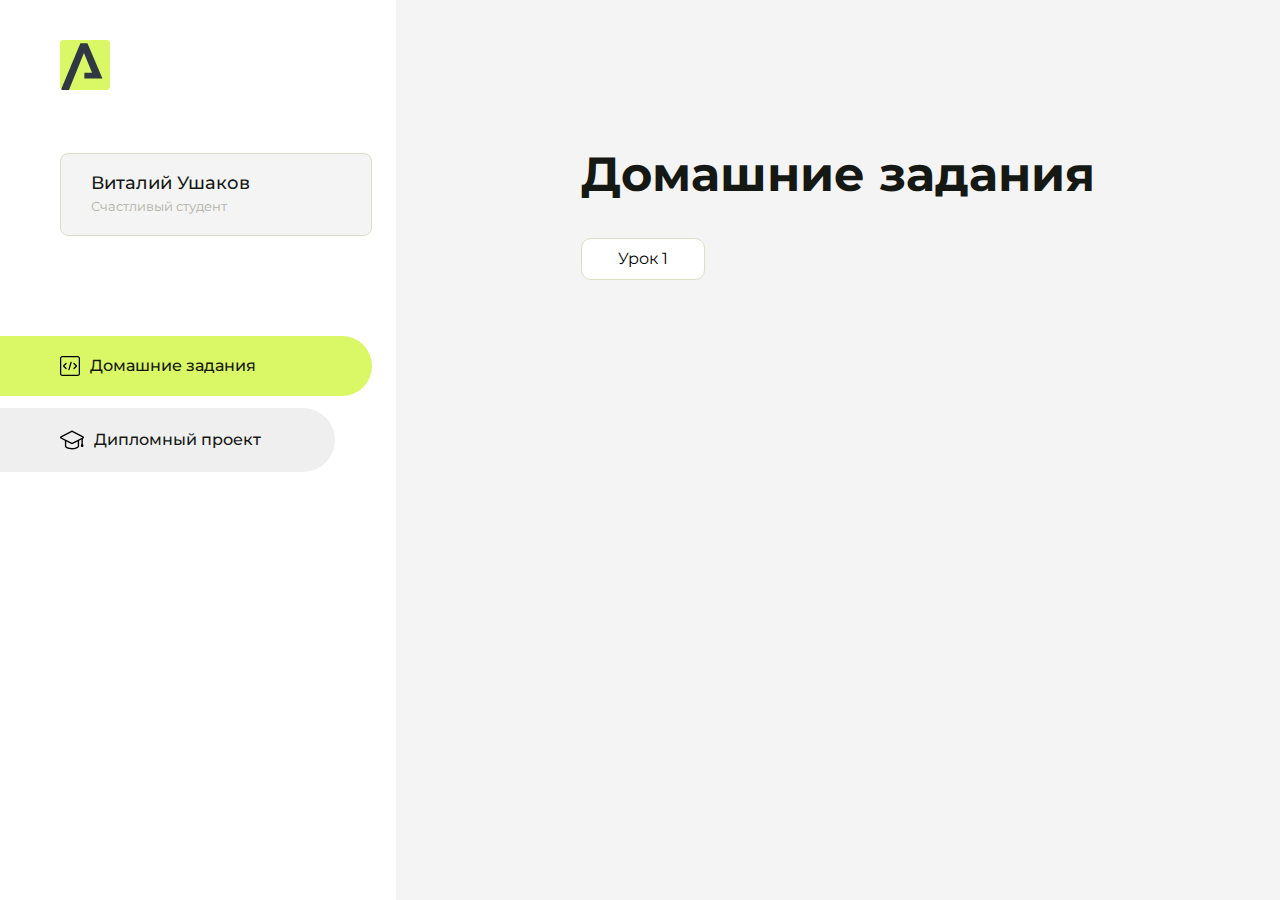
<file: index.html>
<!DOCTYPE html>
<html lang="en">
<head>
    <meta charset="UTF-8">
    <meta name="viewport" content="width=device-width, initial-scale=1.0">
    <title>Домашняя работа</title>
    <link rel="shortcut icon" href="src/logo.ico" type="image/x-icon">
    <link rel="preconnect" href="https://fonts.googleapis.com">
    <link rel="preconnect" href="https://fonts.gstatic.com" crossorigin>
    <link href="https://fonts.googleapis.com/css2?family=Montserrat:wght@400;500;700&family=Rubik:wght@500&display=swap"
          rel="stylesheet">
    <link rel="stylesheet" href="src/style.css">
</head>
<body id="body">
<div class="overlay" id="overlay"></div>
<div class="layout">
    <div class="burger" id="burger">
        <svg viewBox="0 0 24 24" fill="none" xmlns="http://www.w3.org/2000/svg">
            <g id="SVGRepo_bgCarrier" stroke-width="0"></g>
            <g id="SVGRepo_tracerCarrier" stroke-linecap="round" stroke-linejoin="round"></g>
            <g id="SVGRepo_iconCarrier">
                <path d="M4 18L20 18" stroke="#DAF765" stroke-width="2" stroke-linecap="round"></path>
                <path d="M4 12L20 12" stroke="#DAF765" stroke-width="2" stroke-linecap="round"></path>
                <path d="M4 6L20 6" stroke="#DAF765" stroke-width="2" stroke-linecap="round"></path>
            </g>
        </svg>
    </div>
    <aside class="sidebar" id="sidebar">
        <div class="sidebar__inner">
            <div class="logo">
                <svg width="50" height="50" viewBox="0 0 50 50" fill="none" xmlns="http://www.w3.org/2000/svg">
                    <g clip-path="url(#clip0_513_74730)">
                        <path d="M46.17 -0.257004H3.83C1.57281 -0.257004 -0.257 1.57281 -0.257 3.83V46.17C-0.257 48.4272 1.57281 50.257 3.83 50.257H46.17C48.4272 50.257 50.257 48.4272 50.257 46.17V3.83C50.257 1.57281 48.4272 -0.257004 46.17 -0.257004Z"
                              fill="#DAF765"/>
                        <path d="M24.375 38.4H42.461L27.441 3.1585H20.4355C20.4355 3.1585 6.7895 35.881 1.1945 49.294C2.015 50.0275 3.0945 50.257 3.6945 50.257H8.8445L23.954 13.07L32.0465 32.8285H24.375V38.4Z"
                              fill="#323843"/>
                    </g>
                    <defs>
                        <clipPath id="clip0_513_74730">
                            <rect width="50" height="50" fill="white"/>
                        </clipPath>
                    </defs>
                </svg>
            </div>
            <div class="sidebar__user">
                <div class="sidebar__name">Виталий Ушаков</div>
                <div class="sidebar__text">Счастливый студент</div>
            </div>
            <div class="sidebar__tabs">
                <div class="sidebar__item">
                    <button class="sidebar__button active" id="tasks">
                        <svg xmlns="http://www.w3.org/2000/svg" width="20" height="20" viewBox="0 0 20 20" fill="none">
                            <g clip-path="url(#clip0_704_74543)">
                                <path d="M17.7083 20H2.29167C1.0275 20 0 18.9725 0 17.7083V2.29167C0 1.0275 1.0275 0 2.29167 0H17.7083C18.9725 0 20 1.0275 20 2.29167V17.7083C20 18.9725 18.9725 20 17.7083 20ZM2.29167 1.25C1.7175 1.25 1.25 1.7175 1.25 2.29167V17.7083C1.25 18.2825 1.7175 18.75 2.29167 18.75H17.7083C18.2825 18.75 18.75 18.2825 18.75 17.7083V2.29167C18.75 1.7175 18.2825 1.25 17.7083 1.25H2.29167Z"
                                      fill="black"/>
                                <path d="M6.04167 13.125C5.88167 13.125 5.72167 13.0642 5.6 12.9417L3.1 10.4417C2.85583 10.1975 2.85583 9.80167 3.1 9.5575L5.6 7.0575C5.84417 6.81333 6.24 6.81333 6.48417 7.0575C6.72833 7.30167 6.72833 7.6975 6.48417 7.94167L4.42583 10L6.48417 12.0583C6.72833 12.3025 6.72833 12.6983 6.48417 12.9425C6.36167 13.0642 6.20167 13.125 6.04167 13.125Z"
                                      fill="black"/>
                                <path d="M8.95833 14.1667C8.9 14.1667 8.84 14.1583 8.78167 14.1417C8.45083 14.0442 8.26083 13.6967 8.35833 13.3658L10.4417 6.28251C10.5392 5.95084 10.8892 5.76417 11.2175 5.85917C11.5483 5.95667 11.7383 6.30417 11.6408 6.63501L9.5575 13.7183C9.47833 13.9908 9.22833 14.1667 8.95833 14.1667Z"
                                      fill="black"/>
                                <path d="M13.9583 13.125C13.7983 13.125 13.6383 13.0642 13.5167 12.9417C13.2725 12.6975 13.2725 12.3017 13.5167 12.0575L15.575 9.99916L13.5167 7.94083C13.2725 7.69666 13.2725 7.30083 13.5167 7.05666C13.7608 6.81249 14.1567 6.81249 14.4008 7.05666L16.9008 9.55666C17.145 9.80083 17.145 10.1967 16.9008 10.4408L14.4008 12.9408C14.2783 13.0642 14.1183 13.125 13.9583 13.125Z"
                                      fill="black"/>
                            </g>
                            <defs>
                                <clipPath id="clip0_704_74543">
                                    <rect width="20" height="20" fill="white"/>
                                </clipPath>
                            </defs>
                        </svg>
                        <span>Домашние задания</span></button>
                </div>
                <div class="sidebar__item">
                    <button class="sidebar__button" id="diplom">
                        <svg xmlns="http://www.w3.org/2000/svg" width="24" height="24" viewBox="0 0 24 24" fill="none">
                            <g clip-path="url(#clip0_704_74553)">
                                <path d="M23.2628 10.5971C23.7176 10.365 24 9.90375 24 9.39337C24 8.883 23.7176 8.42175 23.2628 8.18962L12.6135 2.75362C12.2291 2.55824 11.7705 2.55787 11.3854 2.75399L0.736875 8.19C0.282375 8.42175 0 8.883 0 9.39337C0 9.90375 0.282375 10.365 0.736875 10.5971L4.89038 12.7177V18.2074C4.89038 19.8154 8.412 21.393 12 21.393C15.5884 21.393 19.1096 19.815 19.1096 18.2074V12.7174L21.4609 11.517V15.8017L20.901 17.2305C20.7409 17.6389 20.7934 18.0994 21.0405 18.4616C21.2876 18.8246 21.6979 19.041 22.1366 19.041C22.5754 19.041 22.9852 18.8246 23.2324 18.462C23.4795 18.099 23.532 17.6385 23.3719 17.2301L22.8124 15.8021V10.827L23.2628 10.5971ZM17.7623 18.1721C17.6198 18.6375 15.3491 20.0419 12 20.0419C8.65088 20.0419 6.38025 18.6375 6.2415 18.2074V12.3037L6.23887 12.3019C6.23812 12.057 6.1065 11.8207 5.87325 11.7019L1.3515 9.39337L12 3.95737L22.6489 9.39337L12 14.8294L5.87325 11.7019C5.54063 11.5331 4.6695 11.6674 4.5 12C4.33012 12.3322 4.55813 12.5479 4.89038 12.7177L11.3857 16.0331C11.5781 16.1314 11.7889 16.1805 12 16.1805C12.2107 16.1805 12.4222 16.1314 12.6146 16.0331L17.7593 13.407L17.7623 18.1721Z"
                                      fill="black"/>
                            </g>
                            <defs>
                                <clipPath id="clip0_704_74553">
                                    <rect width="24" height="24" fill="white"/>
                                </clipPath>
                            </defs>
                        </svg>
                        <span>Дипломный проект</span></button>
                </div>
            </div>
        </div>

    </aside>
    <div class="content">
        <div class="container">
            <div class="content__block" id="tasksBlock">
                <div class="content__title">Домашние задания</div>
                <ul class="content__list">
                    <li class="content__list-item">
                        <a href="lesson1/index.html">Урок 1</a>
                    </li>
                </ul>
            </div>
            <div class="content__block hidden" id="diplomBlock">
                <div class="content__title">Дипломный проект</div>
                <div class="content__list-diplom">
                    <a href="ПАПКА-С-НОМЕРОМ-УРОКА">Ссылка на ДЗ</a>
                </div>
                <div class="content__decor">
                    <div class="content__decor-text">Давай проверим, чему ты научился!</div>
                    <div class="content__decor-img">
                        <img src="src/decor.png" alt="decor">
                    </div>
                </div>
            </div>
        </div>
    </div>
</div>
<script src="src/index.js"></script>
</body>
</html>
</file>
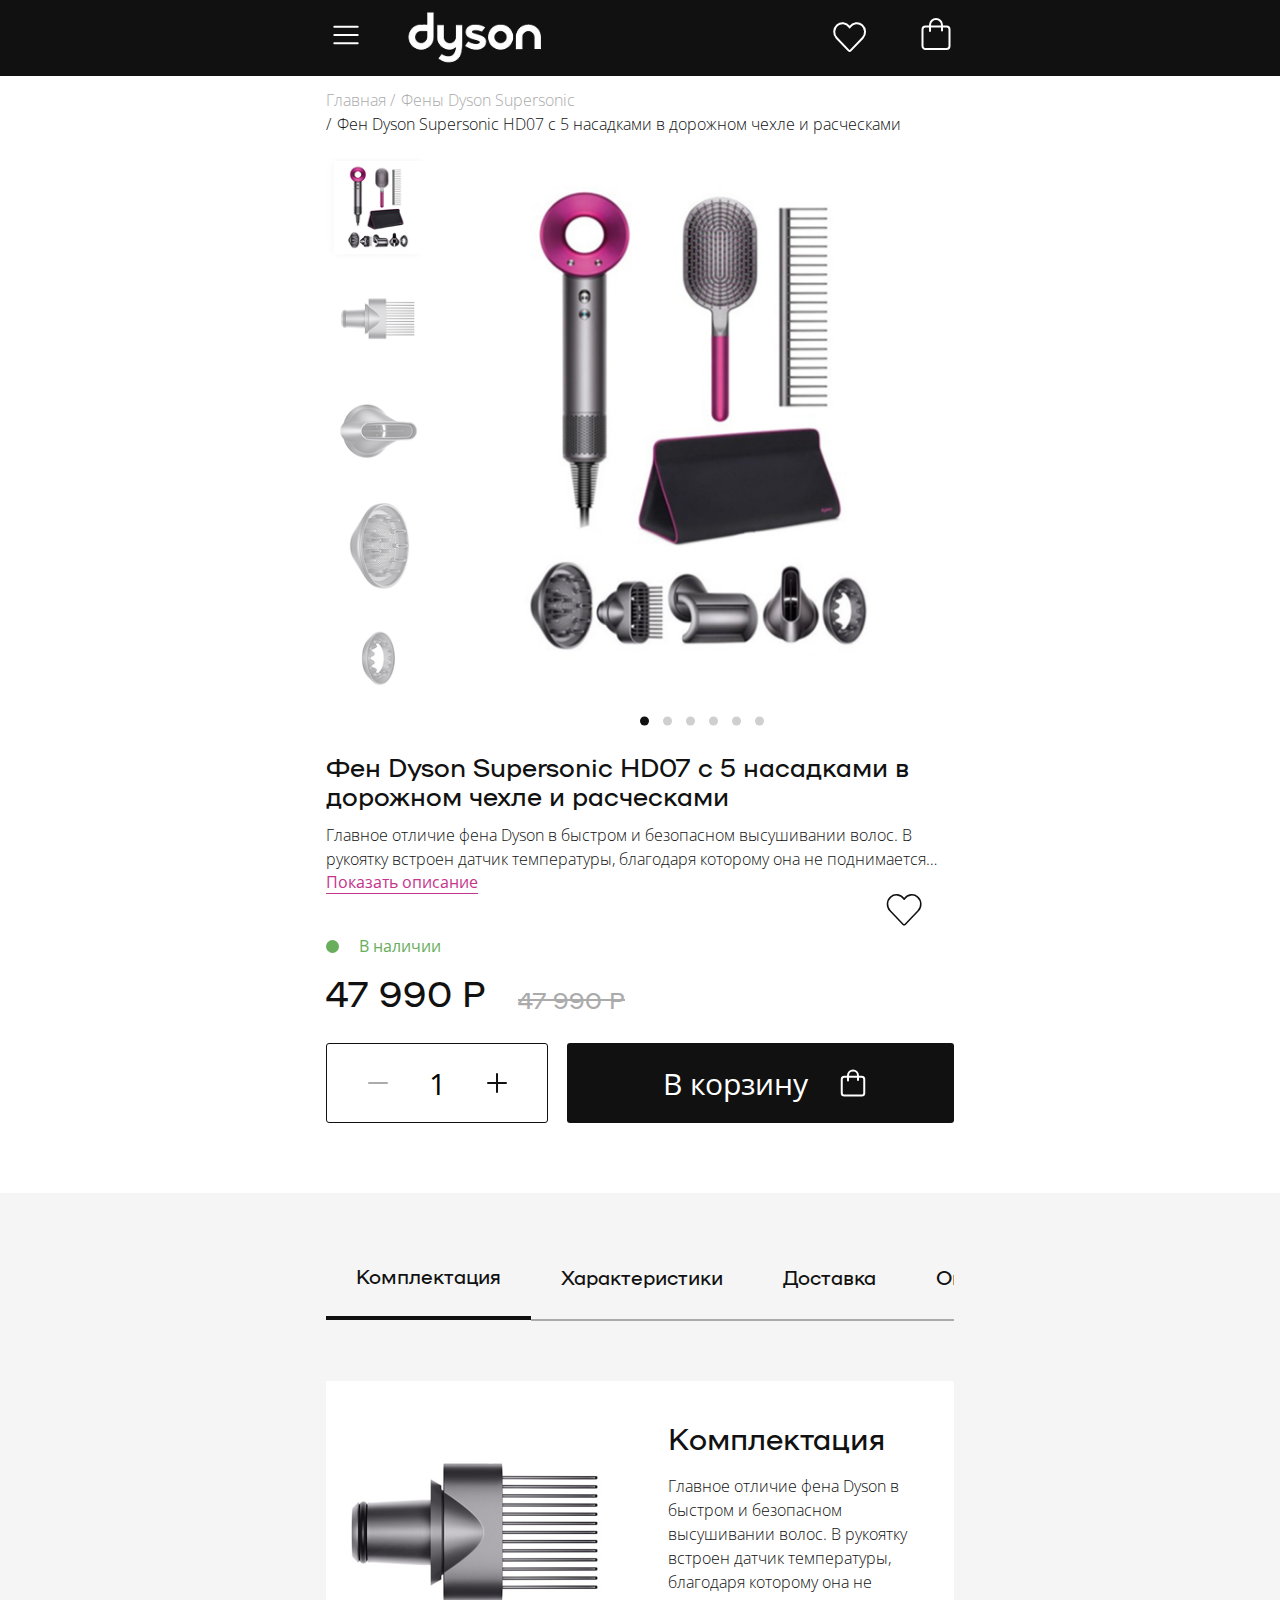
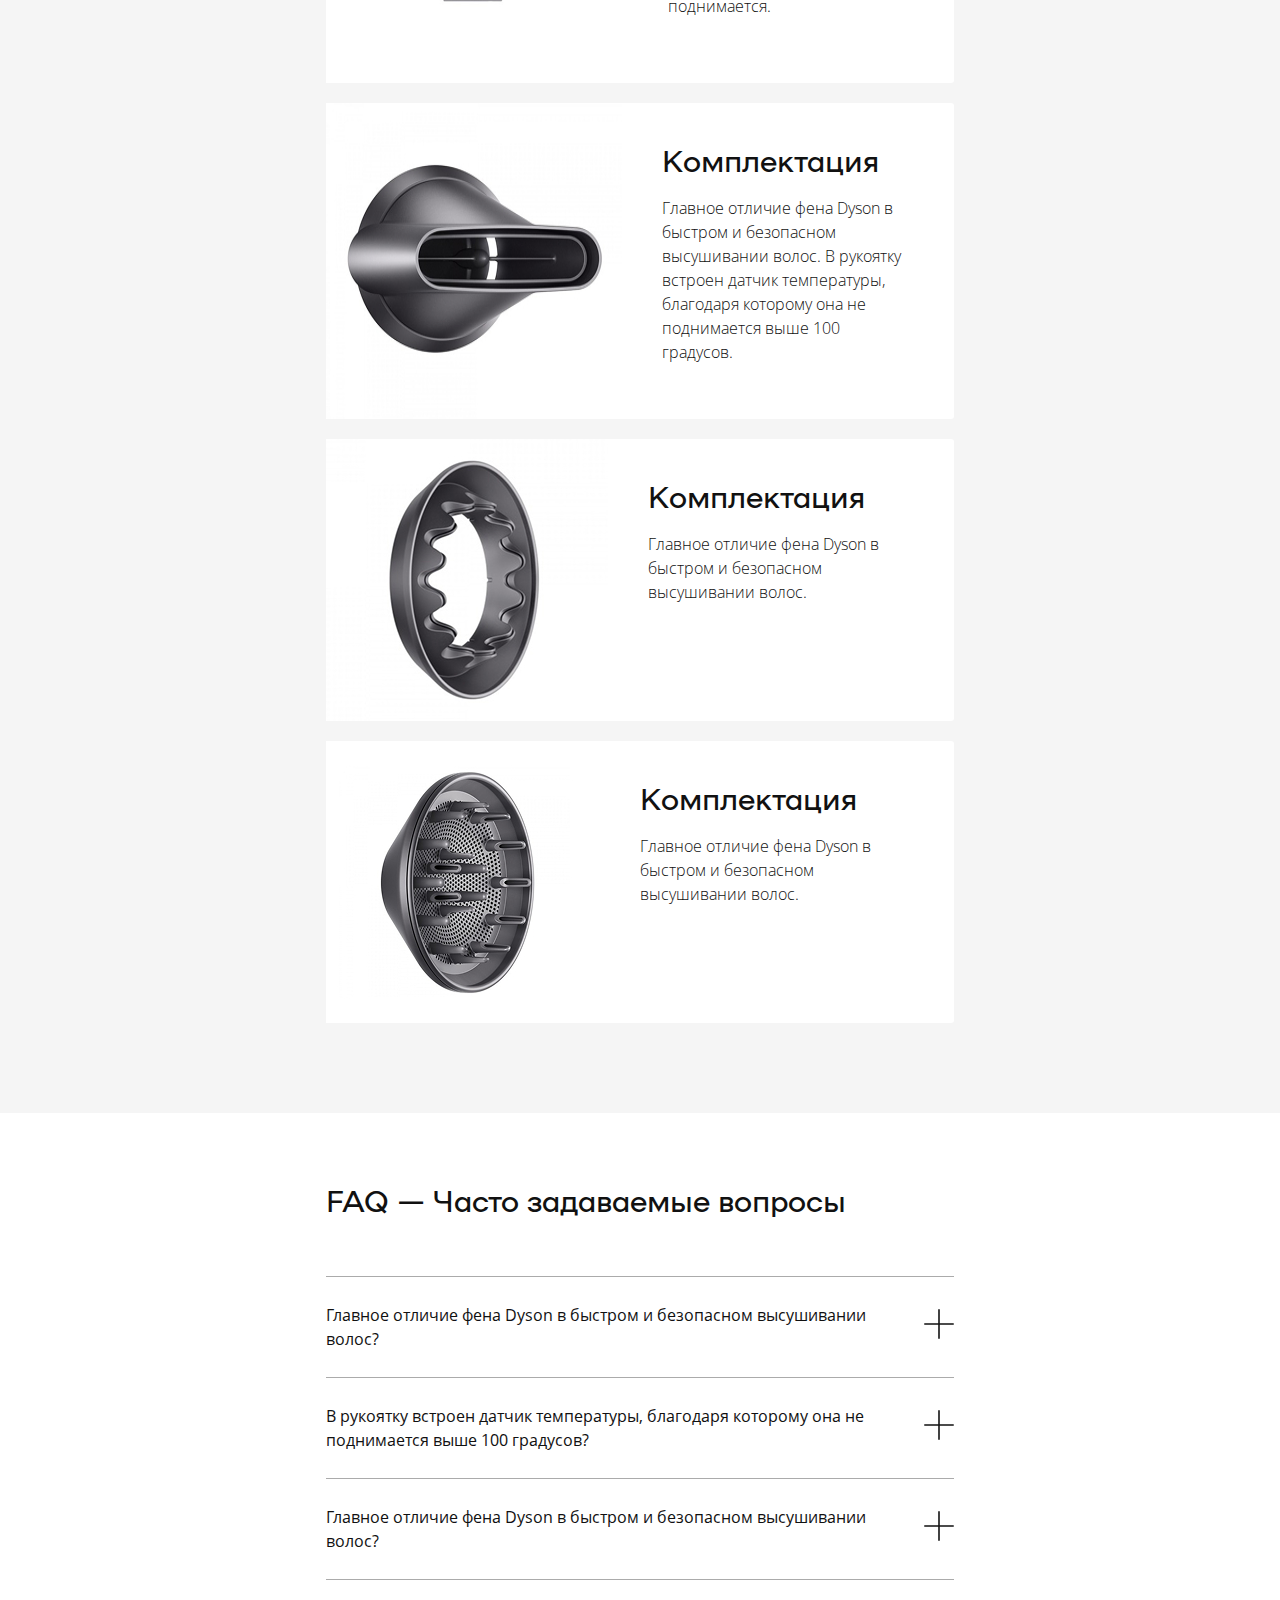
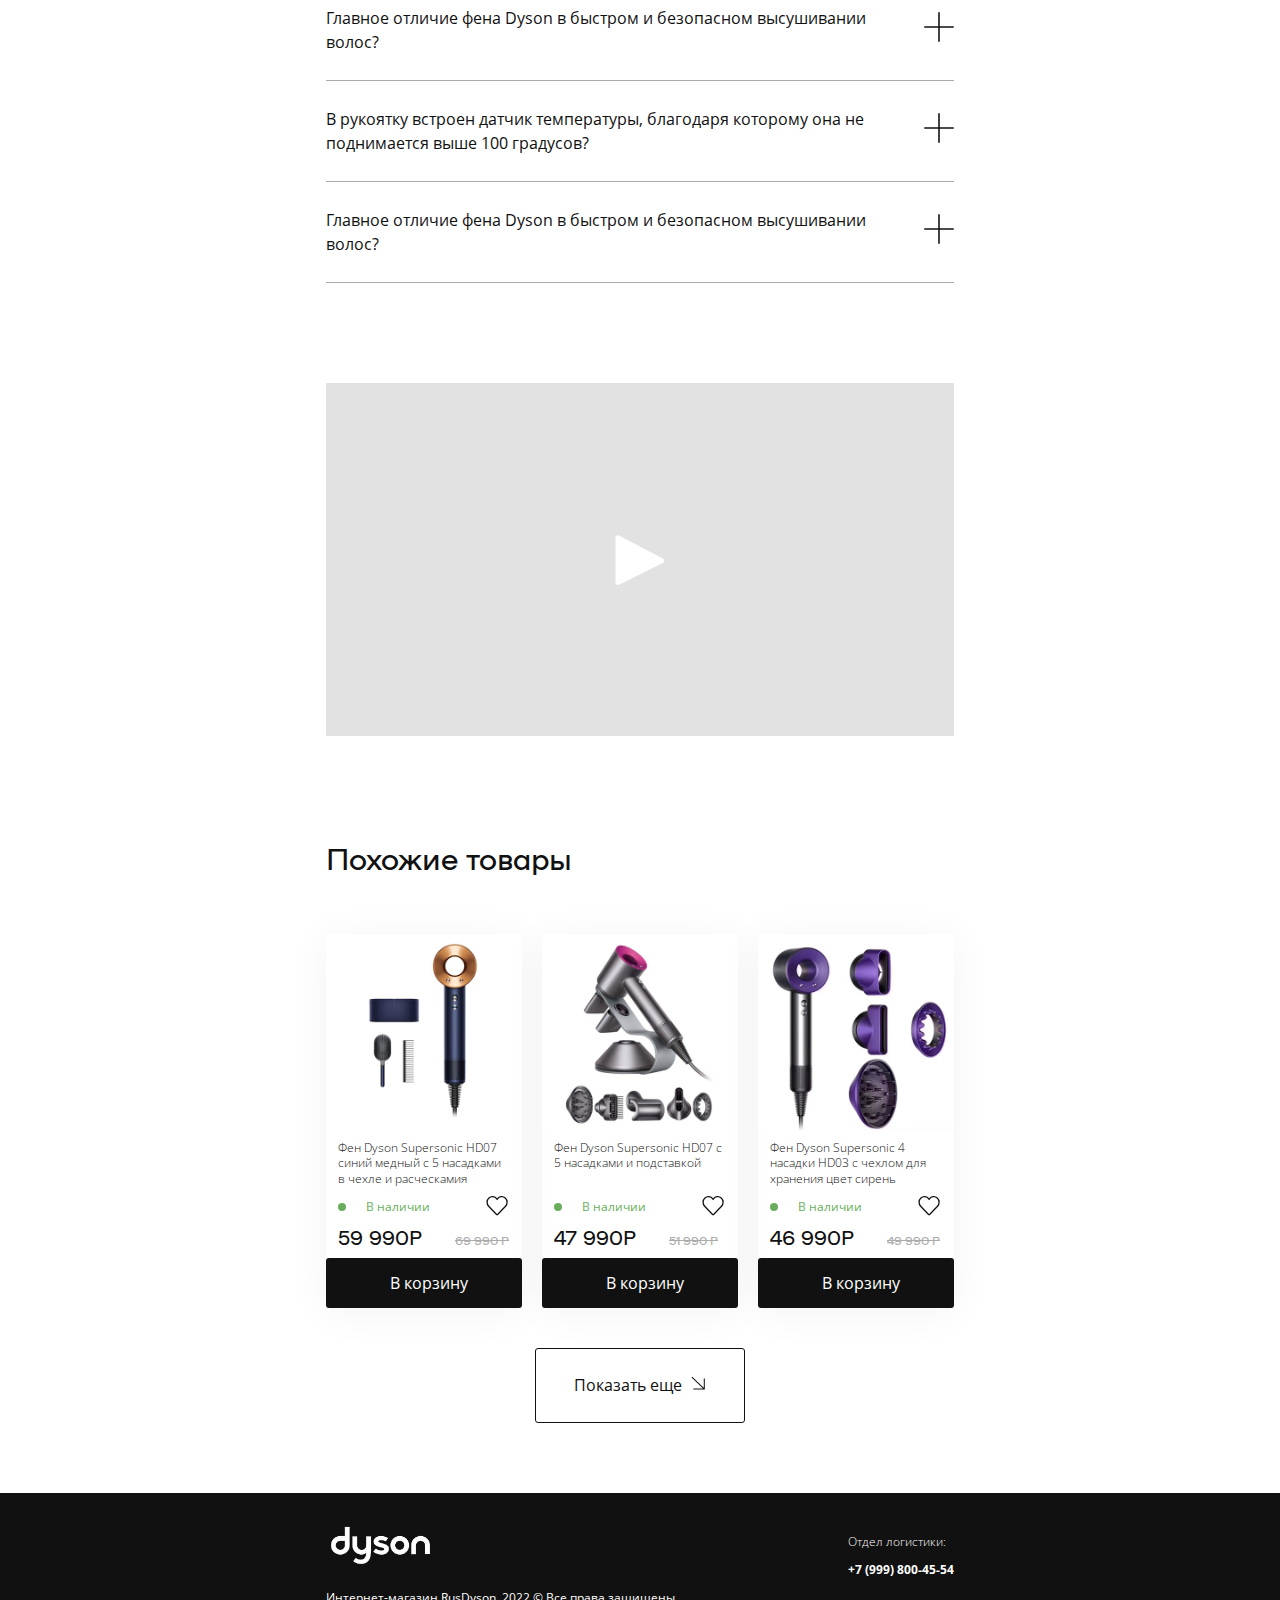
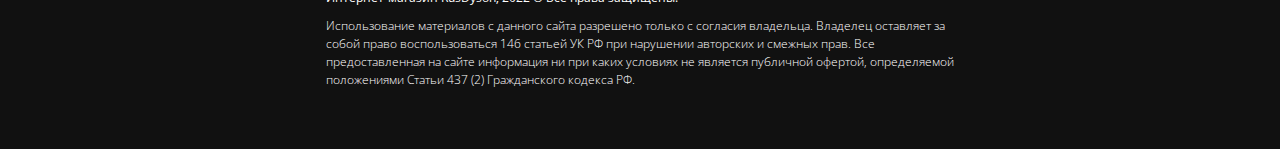
<file: готовый диплом/index.html>
<!DOCTYPE html>
<html lang="ru">

<head>
  <meta charset="UTF-8">
  <meta name="viewport" content="width=device-width, initial-scale=1.0">
  <link rel="stylesheet" href="css/swiper-bundle.min.css">
  <link rel="stylesheet" href="css/style.css">
  <title>Dyson</title>
</head>

<body class="body">
  <div class="wrapper">
    <header class="header">
      <div class="header__top">
        <div class="container">
          <div class="header__top-inner">
            <div class="header__menu">
              <a href="#" class="header__menu-burger">
                <svg width="50" height="50" viewBox="0 0 50 50" fill="none" xmlns="http://www.w3.org/2000/svg">
                  <path d="M10.4167 14.582H39.5834" stroke="white" stroke-width="2.58934" stroke-linecap="round"
                    stroke-linejoin="round" />
                  <path d="M10.4167 25H39.5834" stroke="white" stroke-width="2.58934" stroke-linecap="round"
                    stroke-linejoin="round" />
                  <path d="M10.4167 35.416H39.5834" stroke="white" stroke-width="2.58934" stroke-linecap="round"
                    stroke-linejoin="round" />
                </svg>
              </a>
              <img src="img/icons/logo.png" alt="Логотип">
            </div>
            <nav class="header__nav">
              <ul class="header__nav-list">
                <li class="header__nav-item">
                  <a href="#" class="header__nav-link favorites">
                    <svg width="37" height="37" viewBox="0 0 37 37" fill="none" xmlns="http://www.w3.org/2000/svg">
                      <path
                        d="M17.7789 34.6195L5.64721 21.9863C2.23006 18.428 2.44525 12.5934 6.11441 9.31844C9.75449 6.06941 15.2738 6.70032 18.1503 10.6943L18.6339 11.3657L19.1176 10.6943C21.9942 6.70032 27.5133 6.06941 31.1535 9.31844C34.8227 12.5934 35.0379 18.428 31.6206 21.9863L19.489 34.6195C19.0167 35.1112 18.2512 35.1112 17.7789 34.6195Z"
                        stroke="white" stroke-width="2" stroke-linecap="round" stroke-linejoin="round" />
                    </svg>
                  </a>
                  <span class="favorites-counter"></span>
                </li>
                <li class="header__nav-item">
                  <a href="#" class="header__nav-link basket">
                    <svg width="36" height="36" viewBox="0 0 36 36" fill="none" xmlns="http://www.w3.org/2000/svg">
                      <path
                        d="M4.5 13.5C4.5 11.8431 5.84314 10.5 7.5 10.5H28.5C30.1569 10.5 31.5 11.8431 31.5 13.5V30C31.5 31.6569 30.1569 33 28.5 33H7.5C5.84314 33 4.5 31.6569 4.5 30V13.5Z"
                        stroke="white" stroke-width="2" stroke-linecap="round" stroke-linejoin="round" />
                      <path d="M12 15V9C12 5.68629 14.6863 3 18 3C21.3137 3 24 5.68629 24 9V14.5332" stroke="white"
                        stroke-width="2" stroke-linecap="round" stroke-linejoin="round" />
                    </svg>
                  </a>
                  <span class="basket-item"></span>
                </li>
              </ul>
            </nav>
          </div>
        </div>
      </div>
      <section class="hero">
        <div class="container">
          <nav class="hero__breadcrumb breadcrumb">
            <ol class="breadcrumb__list">
              <li class="breadcrumb__item">
                <a href="#" class="breadcrumb__link">
                  Главная
                </a>
              </li>
              <li class="breadcrumb__item">
                <a href="#" class="breadcrumb__link">
                  Фены Dyson Supersonic
                </a>
              </li>
              <li class="breadcrumb__item">
                <a href="#" class="breadcrumb__link">
                  Фен Dyson Supersonic HD07 с 5 насадками в дорожном чехле и расческами
                </a>
              </li>
            </ol>
          </nav>
          <div class="hero__main product-card" id="product7">
            <div class="hero__gallery gallery">
              <div class="gallery__slider-mini swiper">
                <div class="gallery__wrapper-mini swiper-wrapper">
                  <div class="gallery__slide-mini swiper-slide">
                    <img src="img/swiper/hairdryer-min.jpg" alt="">
                  </div>
                  <div class="gallery__slide-mini swiper-slide">
                    <img src="img/swiper/nozzle1-min.png" alt="">
                  </div>
                  <div class="gallery__slide-mini swiper-slide">
                    <img src="img/swiper/nozzle2-min.jpg" alt="">
                  </div>
                  <div class="gallery__slide-mini swiper-slide">
                    <img src="img/swiper/nozzle3-min.jpg" alt="">
                  </div>
                  <div class="gallery__slide-mini swiper-slide">
                    <img src="img/swiper/nozzle4-min.jpg" alt="">
                  </div>
                  <div class="gallery__slide-mini swiper-slide">
                    <img src="img/swiper/girl-min.jpg" alt="">
                  </div>
                </div>
                <button class="gallery__prev">
                  <svg width="19" height="11" viewBox="0 0 19 11" fill="none" xmlns="http://www.w3.org/2000/svg">
                    <path
                      d="M8.77664 0.757801L0.613636 9.30952C0.00619888 9.94589 0.457255 11 1.33699 11H17.663C18.5427 11 18.9938 9.94589 18.3864 9.30952L10.2234 0.757801C9.82942 0.345101 9.17058 0.345101 8.77664 0.757801Z"
                      fill="#C5358C" />
                  </svg>
                </button>
                <button class="gallery__next">
                  <svg width="19" height="11" viewBox="0 0 19 11" fill="none" xmlns="http://www.w3.org/2000/svg">
                    <path
                      d="M8.77664 10.2422L0.613636 1.69048C0.00619888 1.05411 0.457255 0 1.33699 0H17.663C18.5427 0 18.9938 1.05411 18.3864 1.69048L10.2234 10.2422C9.82942 10.6549 9.17058 10.6549 8.77664 10.2422Z"
                      fill="#C5358C" />
                  </svg>
                </button>
              </div>
              <div class="gallery__slider swiper">
                <div class="gallery__wrapper swiper-wrapper">
                  <div class="gallery__slide swiper-slide">
                    <img src="img/swiper/hairdryer-max.jpg" alt="">
                  </div>
                  <div class="gallery__slide swiper-slide">
                    <img src="img/swiper/nozzle1-max.jpg" alt="">
                  </div>
                  <div class="gallery__slide swiper-slide">
                    <img src="img/swiper/nozzle2-max.jpg" alt="">
                  </div>
                  <div class="gallery__slide swiper-slide">
                    <img src="img/swiper/nozzle3-max.jpg" alt="">
                  </div>
                  <div class="gallery__slide swiper-slide">
                    <img src="img/swiper/nozzle4-max.jpg" alt="">
                  </div>
                  <div class="gallery__slide swiper-slide">
                    <img src="img/swiper/girl-max.jpg" alt="">
                  </div>
                </div>
                <button class="gallery__button-like button-like" data-product-id="buttonlike">
                  <svg width="52" height="52" viewBox="0 0 52 52" fill="none" xmlns="http://www.w3.org/2000/svg">
                    <path
                      d="M24.9865 48.6556L7.93652 30.9008C3.13403 25.8999 3.43646 17.7 8.59312 13.0973C13.7089 8.53109 21.4658 9.41777 25.5085 15.0309L26.1881 15.9745L26.8678 15.0309C30.9106 9.41777 38.6673 8.53109 43.7832 13.0973C48.9399 17.7 49.2423 25.8999 44.4397 30.9008L27.3898 48.6556C26.7261 49.3465 25.6502 49.3465 24.9865 48.6556Z"
                      stroke="#111111" stroke-width="2" stroke-linecap="round" stroke-linejoin="round" />
                  </svg>
                </button>
              </div>
              <div class="hero__gallery-pagination swiper-pagination"></div>
            </div>
            <h1 class="hero__title title">Фен Dyson Supersonic HD07 с 5 насадками в дорожном чехле и расческами</h1>
            <div class="hero__text-container">
              <p class="hero__text">Главное отличие фена Dyson в быстром и безопасном высушивании волос. В рукоятку
                встроен датчик температуры, благодаря которому она не поднимается выше 100 градусов. Это позволяет
                пользоваться устройством без вреда. В комплекте 5 насадок, которые подходят для укладки и сушки на
                разных
                режимах. Есть практичный черный чехол, предназначенный для аккуратной перевозки и хранения. Расчески
                можно
                использовать отдельно от девайса или во время сушки с целью предотвратить запутывание.</p>
              <button class="hero__text-btn">Показать описание</button>
            </div>
            <div class="hero__information information ">
              <div class="information__availability">
                <span>В наличии</span>
              </div>
              <div class="information__price">
                <div class="information__price-before">47 990 Р</div>
                <div class="information__price-after">47 990 Р</div>
              </div>
              <button class="information__button-like button-like" data-product-id="buttonlike">
                <svg width="52" height="52" viewBox="0 0 52 52" fill="none" xmlns="http://www.w3.org/2000/svg">
                  <path
                    d="M24.9865 48.6556L7.93652 30.9008C3.13403 25.8999 3.43646 17.7 8.59312 13.0973C13.7089 8.53109 21.4658 9.41777 25.5085 15.0309L26.1881 15.9745L26.8678 15.0309C30.9106 9.41777 38.6673 8.53109 43.7832 13.0973C48.9399 17.7 49.2423 25.8999 44.4397 30.9008L27.3898 48.6556C26.7261 49.3465 25.6502 49.3465 24.9865 48.6556Z"
                    stroke="#111111" stroke-width="2" stroke-linecap="round" stroke-linejoin="round" />
                </svg>
              </button>
              <div class="information__button">
                <div class="information__button-control quantity_inner">
                  <button class="information__button-minus bt_minus">
                    <svg width="20" height="2" viewBox="0 0 20 2" fill="none" xmlns="http://www.w3.org/2000/svg">
                      <path d="M19 1H1" stroke="#111111" stroke-width="2" stroke-linecap="round" />
                    </svg>
                  </button>
                  <input type="text" value="1" size="2" class="information__button-quantity quantity"
                    data-max-count="20">
                  <button class="information__button-plus bt_plus">
                    <svg width="20" height="20" viewBox="0 0 20 20" fill="none" xmlns="http://www.w3.org/2000/svg">
                      <path d="M10.0003 19L10.0346 10M10.0003 1L10.0346 10M10.0346 10H19M10.0346 10H0.999999"
                        stroke="#111111" stroke-width="2" stroke-linecap="round" />
                    </svg>
                  </button>
                </div>
                <button class="information__button-basket hero__button-basket">В корзину
                  <svg width="30" height="30" viewBox="0 0 30 30" fill="none" xmlns="http://www.w3.org/2000/svg">
                    <path
                      d="M3.75 11.25C3.75 9.86929 4.86929 8.75 6.25 8.75H23.75C25.1307 8.75 26.25 9.86929 26.25 11.25V25C26.25 26.3807 25.1307 27.5 23.75 27.5H6.25C4.86929 27.5 3.75 26.3807 3.75 25V11.25Z"
                      stroke="white" stroke-width="2" stroke-linecap="round" stroke-linejoin="round" />
                    <path d="M10 12.5V7.5C10 4.73857 12.2386 2.5 15 2.5C17.7614 2.5 20 4.73857 20 7.5V12.111"
                      stroke="white" stroke-width="2" stroke-linecap="round" stroke-linejoin="round" />
                  </svg>
                </button>
              </div>
            </div>
          </div>
        </div>
      </section>
    </header>
    <main class="main">
      <section class="main__about about">
        <div class="container">
          <div class="about__inner">
            <ul class="about__tab-controls tab-controls">
              <li class="tab-controls__item">
                <a href="#tab1" class="tab-controls__link tab-controls__link--active">Комплектация</a>
              </li>
              <li class="tab-controls__item">
                <a href="#tab2" class="tab-controls__link">Характеристики</a>
              </li>
              <li class="tab-controls__item">
                <a href="#tab3" class="tab-controls__link">Доставка</a>
              </li>
              <li class="tab-controls__item">
                <a href="#tab4" class="tab-controls__link">Оплата</a>
              </li>
              <li class="tab-controls__item">
                <a href="#tab5" class="tab-controls__link">Правила эксплуатации</a>
              </li>
              <li class="tab-controls__item">
                <a href="#tab6" class="tab-controls__link">Гарантия</a>
              </li>
              <li class="tab-controls__item">
                <a href="#tab7" class="tab-controls__link">Сертификаты</a>
              </li>
            </ul>
          </div>
          <div class="about__tab-content">
            <div class="tab-content tab-content--show" id="tab1">
              <div class="tab-content__package">
                <div class="tab-content__package-item nozzle1">
                  <img src="img/sec.about/nozzle1.jpg" alt="Насадка-гребень" class="tab-content__package-img">
                  <div class="tab-content__package-info">
                    <h2 class="tab-content__package-title title">Комплектация</h2>
                    <p class="tab-content__package-text">Главное отличие фена Dyson в быстром и безопасном высушивании
                      волос.
                      В рукоятку встроен датчик температуры, благодаря которому она не поднимается.</p>
                  </div>
                </div>
                <div class="tab-content__package-item nozzle2">
                  <img src="img/sec.about/nozzle2.jpg" alt="Насадка для направленного потока"
                    class="tab-content__package-img">
                  <div class="tab-content__package-info">
                    <h2 class="tab-content__package-title title">Комплектация</h2>
                    <p class="tab-content__package-text">Главное отличие фена Dyson в быстром и безопасном высушивании
                      волос.
                      В рукоятку встроен датчик температуры, благодаря которому она не поднимается выше 100 градусов.
                    </p>
                  </div>
                </div>
                <div class="tab-content__package-item nozzle3">
                  <img src="img/sec.about/nozzle3.jpg" alt="Насадка для бережного высушивания"
                    class="tab-content__package-img">
                  <div class="tab-content__package-info">
                    <h2 class="tab-content__package-title title">Комплектация</h2>
                    <p class="tab-content__package-text">Главное отличие фена Dyson в быстром и безопасном высушивании
                      волос.
                    </p>
                  </div>
                </div>
                <div class="tab-content__package-item nozzle4">
                  <img src="img/sec.about/nozzle4.jpg" alt="Диффузор" class="tab-content__package-img">
                  <div class="tab-content__package-info">
                    <h2 class="tab-content__package-title title">Комплектация</h2>
                    <p class="tab-content__package-text">Главное отличие фена Dyson в быстром и безопасном высушивании
                      волос.
                    </p>
                  </div>
                </div>
              </div>
            </div>
            <div class="tab-content" id="tab2">
              <ul class="tab-content__desc">
                <li class="tab-content__desc-item">
                  <div class="tab-content__desc-characteristic">Длина шнура</div>
                  <div class="tab-content__desc-param">2,2 м</div>
                </li>
                <li class="tab-content__desc-item">
                  <div class="tab-content__desc-characteristic">Время беспроводной работы</div>
                  <div class="tab-content__desc-param">30 минут</div>
                </li>
                <li class="tab-content__desc-item">
                  <div class="tab-content__desc-characteristic">Время для полного заряда</div>
                  <div class="tab-content__desc-param">70 минут</div>
                </li>
                <li class="tab-content__desc-item">
                  <div class="tab-content__desc-characteristic">Напряжение</div>
                  <div class="tab-content__desc-param">10.8-16.8 В</div>
                </li>
                <li class="tab-content__desc-item">
                  <div class="tab-content__desc-characteristic">Время для зарядки на 90 %</div>
                  <div class="tab-content__desc-param">40 минут</div>
                </li>
                <li class="tab-content__desc-item">
                  <div class="tab-content__desc-characteristic">Вес</div>
                  <div class="tab-content__desc-param">1 кг</div>
                </li>
              </ul>
            </div>
            <div class="tab-content" id="tab3">
              <div class="tab-content__delivery">
                <div class="tab-content__delivery-msc">
                  <h3 class="tab-content__delivery-title title">Доставка по Москве</h3>
                  <ul class="tab-content__delivery-list">
                    <li class="tab-content__delivery-item">Доставка продукции по Москве и МО в течении 2 часов в день
                      заказа или в любой удобный день.</li>
                    <li class="tab-content__delivery-item">Стоимость доставки по Москве – 0 р.</li>
                    <li class="tab-content__delivery-item">Стоимость доставки за МКАД – 500 р. до 10 км.</li>
                    <li class="tab-content__delivery-item">Стоимость доставки более 10 км – рассчитывается отдельно
                      оператором.</li>
                    <li class="tab-content__delivery-item">Оплата возможна при получении курьеру после проверки
                      продукции.</li>
                  </ul>
                </div>
                <div class="tab-content__delivery-region">
                  <h3 class="tab-content__delivery-title title">Доставка в регионы</h3>
                  <ul class="tab-content__delivery-list">
                    <li class="tab-content__delivery-item">Стоимость доставки в регионы осуществляется компанией
                      boxberry и рассчитывается отдельно оператором.</li>
                    <li class="tab-content__delivery-item">Оплата возможна при получении курьеру после проверки
                      продукцииии.</li>
                  </ul>
                </div>
              </div>
            </div>
            <div class="tab-content" id="tab4">
              <div class="tab-content__payment">
                <p class="tab-content__payment-text">Главное отличие фена Dyson в быстром и безопасном высушивании
                  волос. В рукоятку встроен датчик температуры, благодаря которому она не поднимается выше 100 градусов.
                  Главное отличие фена Dyson в быстром и безопасном высушивании волос. </p>
                <h6 class="tab-content__payment-title">Способы оплаты:</h6>
                <ol class="tab-content__payment-list">
                  <li class="tab-content__payment-item">В рукоятку встроен датчик температуры</li>
                  <li class="tab-content__payment-item">Благодаря которому она не поднимается выше 100 градусов</li>
                  <li class="tab-content__payment-item">Главное отличие фена Dyson в быстром и безопасном высушивании
                    волос</li>
                  <li class="tab-content__payment-item">В рукоятку встроен датчик температуры</li>
                </ol>
                <p class="tab-content__payment-text">Благодаря которому она не поднимается выше 100 градусов. Главное
                  отличие фена Dyson в быстром и безопасном высушивании волос. В рукоятку встроен датчик температуры,
                  благодаря которому она не поднимается выше 100 градусов. Главное отличие фена Dyson в быстром и
                  безопасном высушивании волос. В рукоятку встроен датчик температуры, благодаря которому она не
                  поднимается выше 100 градусов. </p>
              </div>
            </div>
            <div class="tab-content" id="tab5">
              <div class="tab-content__rules">
                <p class="tab-content__rules-text">Главное отличие фена Dyson в быстром и безопасном высушивании волос.
                  В рукоятку встроен датчик температуры, благодаря которому она не поднимается выше 100 градусов.
                  Главное отличие фена Dyson в быстром и безопасном высушивании волос. В рукоятку встроен датчик
                  температуры, благодаря которому она не поднимается выше 100 градусов. Главное отличие фена Dyson в
                  быстром и безопасном высушивании волос. В рукоятку встроен датчик температуры, благодаря которому она
                  не поднимается выше 100 градусов. Главное отличие фена Dyson в быстром и безопасном высушивании волос.
                  В рукоятку встроен датчик температуры, благодаря которому она не поднимается выше 100 градусов.
                  Главное отличие фена Dyson в быстром и безопасном высушивании волос. В рукоятку встроен датчик
                  температуры, благодаря которому она не поднимается выше 100 градусов.</p>
              </div>
            </div>
            <div class="tab-content" id="tab6">
              <div class="tab-content__warranty">
                <p class="tab-content__warranty-text">Главное отличие фена Dyson в быстром и безопасном высушивании
                  волос.
                  В рукоятку встроен датчик температуры, благодаря которому она не поднимается выше 100 градусов.
                  Главное отличие фена Dyson в быстром и безопасном высушивании волос. В рукоятку встроен датчик
                  температуры, благодаря которому она не поднимается выше 100 градусов. Главное отличие фена Dyson в
                  быстром и безопасном высушивании волос. В рукоятку встроен датчик температуры, благодаря которому она
                  не поднимается выше 100 градусов. Главное отличие фена Dyson в быстром и безопасном высушивании волос.
                  В рукоятку встроен датчик температуры, благодаря которому она не поднимается выше 100 градусов.
                  Главное отличие фена Dyson в быстром и безопасном высушивании волос. В рукоятку встроен датчик
                  температуры, благодаря которому она не поднимается выше 100 градусов.</p>
              </div>
            </div>
            <div class="tab-content" id="tab7">
              <div class="tab-content__certificate">
                <img src="img/sec.about/certificate1.jpg" alt="Сертификат1" class="tab-content__certificate-img">
                <img src="img/sec.about/certificate2.jpg" alt="Сертификат2" class="tab-content__certificate-img">
                <img src="img/sec.about/certificate3.jpg" alt="Сертификат3" class="tab-content__certificate-img">
                <img src="img/sec.about/certificate4.jpg" alt="Сертификат4" class="tab-content__certificate-img">
              </div>
            </div>
          </div>
        </div>
      </section>
      <section class="main__faq faq">
        <div class="container">
          <div class="faq__inner">
            <h2 class="faq__title title">FAQ — Часто задаваемые вопросы</h2>
            <ul class="faq__accordion-list accordion-list">
              <!-- это разворачивающаяса штука -->
              <li class="accordion-list__item">
                <a class="accordion-list__control" href="#">
                  <h3 class="accordion-list__control-title">Главное отличие фена Dyson в быстром и безопасном
                    высушивании волос?</h3>
                  <div class="accordion-list__control-icon">
                    <svg width="38" height="38" viewBox="0 0 38 38" fill="none" xmlns="http://www.w3.org/2000/svg">
                      <path fill-rule="evenodd" clip-rule="evenodd"
                        d="M20 1C20 0.447715 19.5523 0 19 0C18.4477 0 18 0.447715 18 1V18H1C0.447715 18 0 18.4477 0 19C0 19.5523 0.447715 20 1 20H18V37C18 37.5523 18.4477 38 19 38C19.5523 38 20 37.5523 20 37V20H37C37.5523 20 38 19.5523 38 19C38 18.4477 37.5523 18 37 18H20V1Z"
                        fill="#111111" />
                    </svg>
                  </div>
                </a>
                <div class="accordion-list__content">
                  <p class="accordion-list__content-text">
                    Главное отличие фена Dyson в быстром и безопасном высушивании волос. В рукоятку встроен датчик
                    температуры, благодаря которому она не поднимается выше 100 градусов. В комплекте 5 насадок, которые
                    подходят для укладки и сушки на разных режимах. Есть практичный черный чехол, предназначенный для
                    аккуратной перевозки и хранения. Расчески можно использовать отдельно от девайса или во время сушки
                    с
                    целью предотвратить запутывание.
                  </p>
                </div>
              </li>
              <li class="accordion-list__item">
                <a class="accordion-list__control" href="#">
                  <h3 class="accordion-list__control-title">В рукоятку встроен датчик температуры, благодаря которому
                    она не поднимается выше 100 градусов?</h3>
                  <div class="accordion-list__control-icon">
                    <svg width="38" height="38" viewBox="0 0 38 38" fill="none" xmlns="http://www.w3.org/2000/svg">
                      <path fill-rule="evenodd" clip-rule="evenodd"
                        d="M20 1C20 0.447715 19.5523 0 19 0C18.4477 0 18 0.447715 18 1V18H1C0.447715 18 0 18.4477 0 19C0 19.5523 0.447715 20 1 20H18V37C18 37.5523 18.4477 38 19 38C19.5523 38 20 37.5523 20 37V20H37C37.5523 20 38 19.5523 38 19C38 18.4477 37.5523 18 37 18H20V1Z"
                        fill="#111111" />
                    </svg>
                  </div>
                </a>
                <div class="accordion-list__content">
                  <p class="accordion-list__content-text">
                    Главное отличие фена Dyson в быстром и безопасном высушивании волос. В рукоятку встроен датчик
                    температуры, благодаря которому она не поднимается выше 100 градусов. В комплекте 5 насадок, которые
                    подходят для укладки и сушки на разных режимах. Есть практичный черный чехол, предназначенный для
                    аккуратной перевозки и хранения. Расчески можно использовать отдельно от девайса или во время сушки
                    с
                    целью предотвратить запутывание.
                  </p>
                </div>
              </li>
              <li class="accordion-list__item">
                <a class="accordion-list__control" href="#">
                  <h3 class="accordion-list__control-title">Главное отличие фена Dyson в быстром и безопасном
                    высушивании волос?</h3>
                  <div class="accordion-list__control-icon">
                    <svg width="38" height="38" viewBox="0 0 38 38" fill="none" xmlns="http://www.w3.org/2000/svg">
                      <path fill-rule="evenodd" clip-rule="evenodd"
                        d="M20 1C20 0.447715 19.5523 0 19 0C18.4477 0 18 0.447715 18 1V18H1C0.447715 18 0 18.4477 0 19C0 19.5523 0.447715 20 1 20H18V37C18 37.5523 18.4477 38 19 38C19.5523 38 20 37.5523 20 37V20H37C37.5523 20 38 19.5523 38 19C38 18.4477 37.5523 18 37 18H20V1Z"
                        fill="#111111" />
                    </svg>
                  </div>
                </a>
                <div class="accordion-list__content">
                  <p class="accordion-list__content-text">
                    Главное отличие фена Dyson в быстром и безопасном высушивании волос. В рукоятку встроен датчик
                    температуры, благодаря которому она не поднимается выше 100 градусов. В комплекте 5 насадок, которые
                    подходят для укладки и сушки на разных режимах. Есть практичный черный чехол, предназначенный для
                    аккуратной перевозки и хранения. Расчески можно использовать отдельно от девайса или во время сушки
                    с
                    целью предотвратить запутывание.
                  </p>
                </div>
              </li>
              <li class="accordion-list__item">
                <a class="accordion-list__control" href="#">
                  <h3 class="accordion-list__control-title">Главное отличие фена Dyson в быстром и безопасном
                    высушивании волос?</h3>
                  <div class="accordion-list__control-icon">
                    <svg width="38" height="38" viewBox="0 0 38 38" fill="none" xmlns="http://www.w3.org/2000/svg">
                      <path fill-rule="evenodd" clip-rule="evenodd"
                        d="M20 1C20 0.447715 19.5523 0 19 0C18.4477 0 18 0.447715 18 1V18H1C0.447715 18 0 18.4477 0 19C0 19.5523 0.447715 20 1 20H18V37C18 37.5523 18.4477 38 19 38C19.5523 38 20 37.5523 20 37V20H37C37.5523 20 38 19.5523 38 19C38 18.4477 37.5523 18 37 18H20V1Z"
                        fill="#111111" />
                    </svg>
                  </div>
                </a>
                <div class="accordion-list__content">
                  <p class="accordion-list__content-text">
                    Главное отличие фена Dyson в быстром и безопасном высушивании волос. В рукоятку встроен датчик
                    температуры, благодаря которому она не поднимается выше 100 градусов. В комплекте 5 насадок, которые
                    подходят для укладки и сушки на разных режимах. Есть практичный черный чехол, предназначенный для
                    аккуратной перевозки и хранения. Расчески можно использовать отдельно от девайса или во время сушки
                    с
                    целью предотвратить запутывание.
                  </p>
                </div>
              </li>
              <li class="accordion-list__item">
                <a class="accordion-list__control" href="#">
                  <h3 class="accordion-list__control-title">В рукоятку встроен датчик температуры, благодаря которому
                    она не поднимается выше 100 градусов?</h3>
                  <div class="accordion-list__control-icon">
                    <svg width="38" height="38" viewBox="0 0 38 38" fill="none" xmlns="http://www.w3.org/2000/svg">
                      <path fill-rule="evenodd" clip-rule="evenodd"
                        d="M20 1C20 0.447715 19.5523 0 19 0C18.4477 0 18 0.447715 18 1V18H1C0.447715 18 0 18.4477 0 19C0 19.5523 0.447715 20 1 20H18V37C18 37.5523 18.4477 38 19 38C19.5523 38 20 37.5523 20 37V20H37C37.5523 20 38 19.5523 38 19C38 18.4477 37.5523 18 37 18H20V1Z"
                        fill="#111111" />
                    </svg>
                  </div>
                </a>
                <div class="accordion-list__content">
                  <p class="accordion-list__content-text">
                    Главное отличие фена Dyson в быстром и безопасном высушивании волос. В рукоятку встроен датчик
                    температуры, благодаря которому она не поднимается выше 100 градусов. В комплекте 5 насадок, которые
                    подходят для укладки и сушки на разных режимах. Есть практичный черный чехол, предназначенный для
                    аккуратной перевозки и хранения. Расчески можно использовать отдельно от девайса или во время сушки
                    с
                    целью предотвратить запутывание.
                  </p>
                </div>
              </li>
              <li class="accordion-list__item">
                <a class="accordion-list__control" href="#">
                  <h3 class="accordion-list__control-title">Главное отличие фена Dyson в быстром и безопасном
                    высушивании волос?</h3>
                  <div class="accordion-list__control-icon">
                    <svg width="38" height="38" viewBox="0 0 38 38" fill="none" xmlns="http://www.w3.org/2000/svg">
                      <path fill-rule="evenodd" clip-rule="evenodd"
                        d="M20 1C20 0.447715 19.5523 0 19 0C18.4477 0 18 0.447715 18 1V18H1C0.447715 18 0 18.4477 0 19C0 19.5523 0.447715 20 1 20H18V37C18 37.5523 18.4477 38 19 38C19.5523 38 20 37.5523 20 37V20H37C37.5523 20 38 19.5523 38 19C38 18.4477 37.5523 18 37 18H20V1Z"
                        fill="#111111" />
                    </svg>
                  </div>
                </a>
                <div class="accordion-list__content">
                  <p class="accordion-list__content-text">
                    Главное отличие фена Dyson в быстром и безопасном высушивании волос. В рукоятку встроен датчик
                    температуры, благодаря которому она не поднимается выше 100 градусов. В комплекте 5 насадок, которые
                    подходят для укладки и сушки на разных режимах. Есть практичный черный чехол, предназначенный для
                    аккуратной перевозки и хранения. Расчески можно использовать отдельно от девайса или во время сушки
                    с
                    целью предотвратить запутывание.
                  </p>
                </div>
              </li>
            </ul>
            <div class="faq__video">
              <img class="faq__video-bcg" src="img/sec.faq/video.jpg" alt="">
              <div class="faq__video-control">
                <a class="faq__video-button" data-fslightbox href="media/ОбзорDysonAirwrap.mp4">
                  <svg width="102" height="104" viewBox="0 0 102 104" fill="none" xmlns="http://www.w3.org/2000/svg">
                    <path
                      d="M0 98.9211V5.30587C0 1.53768 4.01005 -0.876297 7.34008 0.887269L98.4022 49.1133C101.998 51.0178 101.935 56.1915 98.2926 58.0068L7.23049 103.396C3.90635 105.053 0 102.635 0 98.9211Z"
                      fill="white" />
                  </svg>
                </a>
              </div>
            </div>
          </div>
        </div>
      </section>
      <section class="main__products products">
        <div class="container">
          <h3 class="main__products-title title">Похожие товары</h3>
          <ul class="main__products-list">
            <li class="main__products-item">
              <div class="product-card" id="product1">
                <div class="product-card__inner">
                  <img src="img/sec.products/product1.jpg" alt="" class="product-card__img">
                  <div class="product-card__information information">
                    <h6 class="information__title product-card__title">Фен Dyson Supersonic HD07 синий медный с 5
                      насадками в чехле и
                      расческамия</h6>
                    <div class="information__availability product-card__availability">
                      <span>В наличии</span>
                    </div>
                    <div class="information__price product-card__price">
                      <div class="information__price-before product-card__price-before">69 990 Р</div>
                      <div class="information__price-after product-card__price-after">59 990Р</div>
                    </div>
                    <div class="information__button product-card__button">
                      <div class="information__button-control quantity_inner product-card__button-control">
                        <button class="information__button-minus bt_minus">
                          <svg width="20" height="2" viewBox="0 0 20 2" fill="none" xmlns="http://www.w3.org/2000/svg">
                            <path d="M19 1H1" stroke="#111111" stroke-width="2" stroke-linecap="round" />
                          </svg>
                        </button>
                        <input type="text" value="1" size="2" class="information__button-quantity quantity"
                          data-max-count="20">
                        <button class="information__button-plus bt_plus">
                          <svg width="20" height="20" viewBox="0 0 20 20" fill="none"
                            xmlns="http://www.w3.org/2000/svg">
                            <path d="M10.0003 19L10.0346 10M10.0003 1L10.0346 10M10.0346 10H19M10.0346 10H0.999999"
                              stroke="#111111" stroke-width="2" stroke-linecap="round" />
                          </svg>
                        </button>
                      </div>
                      <button class="information__button-basket product-card__button-basket">В корзину</button>
                    </div>
                    <button class="product-card__button-like button-like">
                      <svg width="37" height="37" viewBox="0 0 37 37" fill="none" xmlns="http://www.w3.org/2000/svg">
                        <path
                          d="M17.7785 34.6195L5.64672 21.9863C2.22957 18.428 2.44476 12.5934 6.11392 9.31844C9.754 6.06941 15.2733 6.70032 18.1498 10.6943L18.6335 11.3657L19.1171 10.6943C21.9937 6.70032 27.5128 6.06941 31.153 9.31844C34.8222 12.5934 35.0374 18.428 31.6202 21.9863L19.4885 34.6195C19.0163 35.1112 18.2507 35.1112 17.7785 34.6195Z"
                          stroke="#111111" stroke-width="2" stroke-linecap="round" stroke-linejoin="round" />
                      </svg>
                    </button>
                  </div>
                </div>
              </div>
            </li>
            <li class="main__products-item">
              <div class="product-card" id="product2">
                <div class="product-card__inner">
                  <img src="img/sec.products/product2.jpg" alt="" class="product-card__img">
                  <div class="product-card__information information">
                    <h6 class="information__title product-card__title">Фен Dyson Supersonic HD07 c 5 насадками и
                      подставкой</h6>
                    <div class="information__availability product-card__availability">
                      <span>В наличии</span>
                    </div>
                    <div class="information__price product-card__price">
                      <div class="information__price-before product-card__price-before">51 990 Р</div>
                      <div class="information__price-after product-card__price-after">47 990Р</div>
                    </div>
                    <div class="information__button product-card__button">
                      <div class="information__button-control quantity_inner product-card__button-control">
                        <button class="information__button-minus bt_minus">
                          <svg width="20" height="2" viewBox="0 0 20 2" fill="none" xmlns="http://www.w3.org/2000/svg">
                            <path d="M19 1H1" stroke="#111111" stroke-width="2" stroke-linecap="round" />
                          </svg>
                        </button>
                        <input type="text" value="1" size="2" class="information__button-quantity quantity"
                          data-max-count="20">
                        <button class="information__button-plus bt_plus">
                          <svg width="20" height="20" viewBox="0 0 20 20" fill="none"
                            xmlns="http://www.w3.org/2000/svg">
                            <path d="M10.0003 19L10.0346 10M10.0003 1L10.0346 10M10.0346 10H19M10.0346 10H0.999999"
                              stroke="#111111" stroke-width="2" stroke-linecap="round" />
                          </svg>
                        </button>
                      </div>
                      <button class="information__button-basket product-card__button-basket">В корзину</button>
                    </div>
                    <button class="product-card__button-like button-like">
                      <svg width="37" height="37" viewBox="0 0 37 37" fill="none" xmlns="http://www.w3.org/2000/svg">
                        <path
                          d="M17.7785 34.6195L5.64672 21.9863C2.22957 18.428 2.44476 12.5934 6.11392 9.31844C9.754 6.06941 15.2733 6.70032 18.1498 10.6943L18.6335 11.3657L19.1171 10.6943C21.9937 6.70032 27.5128 6.06941 31.153 9.31844C34.8222 12.5934 35.0374 18.428 31.6202 21.9863L19.4885 34.6195C19.0163 35.1112 18.2507 35.1112 17.7785 34.6195Z"
                          stroke="#111111" stroke-width="2" stroke-linecap="round" stroke-linejoin="round" />
                      </svg>
                    </button>
                  </div>
                </div>
              </div>
            </li>
            <li class="main__products-item">
              <div class="product-card" id="product3">
                <div class="product-card__inner">
                  <img src="img/sec.products/product3.jpg" alt="" class="product-card__img">
                  <div class="product-card__information information">
                    <h6 class="information__title product-card__title">Фен Dyson Supersonic 4 насадки HD03 с чехлом для
                      хранения цвет сирень
                    </h6>
                    <div class="information__availability product-card__availability">
                      <span>В наличии</span>
                    </div>
                    <div class="information__price product-card__price">
                      <div class="information__price-before product-card__price-before">49 990 Р</div>
                      <div class="information__price-after product-card__price-after">46 990Р</div>
                    </div>
                    <div class="information__button product-card__button">
                      <div class="information__button-control quantity_inner product-card__button-control">
                        <button class="information__button-minus bt_minus">
                          <svg width="20" height="2" viewBox="0 0 20 2" fill="none" xmlns="http://www.w3.org/2000/svg">
                            <path d="M19 1H1" stroke="#111111" stroke-width="2" stroke-linecap="round" />
                          </svg>
                        </button>
                        <input type="text" value="1" size="2" class="information__button-quantity quantity"
                          data-max-count="20">
                        <button class="information__button-plus bt_plus">
                          <svg width="20" height="20" viewBox="0 0 20 20" fill="none"
                            xmlns="http://www.w3.org/2000/svg">
                            <path d="M10.0003 19L10.0346 10M10.0003 1L10.0346 10M10.0346 10H19M10.0346 10H0.999999"
                              stroke="#111111" stroke-width="2" stroke-linecap="round" />
                          </svg>
                        </button>
                      </div>
                      <button class="information__button-basket product-card__button-basket">В корзину</button>
                    </div>
                    <button class="product-card__button-like button-like button-like-active">
                      <svg width="37" height="37" viewBox="0 0 37 37" fill="none" xmlns="http://www.w3.org/2000/svg">
                        <path
                          d="M17.7785 34.6195L5.64672 21.9863C2.22957 18.428 2.44476 12.5934 6.11392 9.31844C9.754 6.06941 15.2733 6.70032 18.1498 10.6943L18.6335 11.3657L19.1171 10.6943C21.9937 6.70032 27.5128 6.06941 31.153 9.31844C34.8222 12.5934 35.0374 18.428 31.6202 21.9863L19.4885 34.6195C19.0163 35.1112 18.2507 35.1112 17.7785 34.6195Z"
                          stroke="#111111" stroke-width="2" stroke-linecap="round" stroke-linejoin="round" />
                      </svg>
                    </button>
                  </div>
                </div>
              </div>
            </li>
            <li class="main__products-item">
              <div class="product-card" id="product4">
                <div class="product-card__inner">
                  <img src="img/sec.products/product1.jpg" alt="" class="product-card__img">
                  <div class="product-card__information information">
                    <h6 class="information__title product-card__title">Фен Dyson Supersonic HD07 синий медный с 5
                      насадками в чехле и
                      расческамия</h6>
                    <div class="information__availability product-card__availability">
                      <span>В наличии</span>
                    </div>
                    <div class="information__price product-card__price">
                      <div class="information__price-before product-card__price-before">69 990 Р</div>
                      <div class="information__price-after product-card__price-after">59 990Р</div>
                    </div>
                    <div class="information__button product-card__button">
                      <div class="information__button-control quantity_inner product-card__button-control">
                        <button class="information__button-minus bt_minus">
                          <svg width="20" height="2" viewBox="0 0 20 2" fill="none" xmlns="http://www.w3.org/2000/svg">
                            <path d="M19 1H1" stroke="#111111" stroke-width="2" stroke-linecap="round" />
                          </svg>
                        </button>
                        <input type="text" value="1" size="2" class="information__button-quantity quantity"
                          data-max-count="20">
                        <button class="information__button-plus bt_plus">
                          <svg width="20" height="20" viewBox="0 0 20 20" fill="none"
                            xmlns="http://www.w3.org/2000/svg">
                            <path d="M10.0003 19L10.0346 10M10.0003 1L10.0346 10M10.0346 10H19M10.0346 10H0.999999"
                              stroke="#111111" stroke-width="2" stroke-linecap="round" />
                          </svg>
                        </button>
                      </div>
                      <button class="information__button-basket product-card__button-basket">В корзину</button>
                    </div>
                    <button class="product-card__button-like button-like">
                      <svg width="37" height="37" viewBox="0 0 37 37" fill="none" xmlns="http://www.w3.org/2000/svg">
                        <path
                          d="M17.7785 34.6195L5.64672 21.9863C2.22957 18.428 2.44476 12.5934 6.11392 9.31844C9.754 6.06941 15.2733 6.70032 18.1498 10.6943L18.6335 11.3657L19.1171 10.6943C21.9937 6.70032 27.5128 6.06941 31.153 9.31844C34.8222 12.5934 35.0374 18.428 31.6202 21.9863L19.4885 34.6195C19.0163 35.1112 18.2507 35.1112 17.7785 34.6195Z"
                          stroke="#111111" stroke-width="2" stroke-linecap="round" stroke-linejoin="round" />
                      </svg>
                    </button>
                  </div>
                </div>
              </div>
            </li>
            <li class="main__products-item">
              <div class="product-card" id="product5">
                <div class="product-card__inner">
                  <img src="img/sec.products/product2.jpg" alt="" class="product-card__img">
                  <div class="product-card__information information">
                    <h6 class="information__title product-card__title">Фен Dyson Supersonic HD07 c 5 насадками и
                      подставкой</h6>
                    <div class="information__availability product-card__availability">
                      <span>В наличии</span>
                    </div>
                    <div class="information__price product-card__price">
                      <div class="information__price-before product-card__price-before">51 990 Р</div>
                      <div class="information__price-after product-card__price-after">47 990Р</div>
                    </div>
                    <div class="information__button product-card__button">
                      <div class="information__button-control quantity_inner product-card__button-control">
                        <button class="information__button-minus bt_minus">
                          <svg width="20" height="2" viewBox="0 0 20 2" fill="none" xmlns="http://www.w3.org/2000/svg">
                            <path d="M19 1H1" stroke="#111111" stroke-width="2" stroke-linecap="round" />
                          </svg>
                        </button>
                        <input type="text" value="1" size="2" class="information__button-quantity quantity"
                          data-max-count="20">
                        <button class="information__button-plus bt_plus">
                          <svg width="20" height="20" viewBox="0 0 20 20" fill="none"
                            xmlns="http://www.w3.org/2000/svg">
                            <path d="M10.0003 19L10.0346 10M10.0003 1L10.0346 10M10.0346 10H19M10.0346 10H0.999999"
                              stroke="#111111" stroke-width="2" stroke-linecap="round" />
                          </svg>
                        </button>
                      </div>
                      <button class="information__button-basket product-card__button-basket">В корзину</button>
                    </div>
                    <button class="product-card__button-like button-like">
                      <svg width="37" height="37" viewBox="0 0 37 37" fill="none" xmlns="http://www.w3.org/2000/svg">
                        <path
                          d="M17.7785 34.6195L5.64672 21.9863C2.22957 18.428 2.44476 12.5934 6.11392 9.31844C9.754 6.06941 15.2733 6.70032 18.1498 10.6943L18.6335 11.3657L19.1171 10.6943C21.9937 6.70032 27.5128 6.06941 31.153 9.31844C34.8222 12.5934 35.0374 18.428 31.6202 21.9863L19.4885 34.6195C19.0163 35.1112 18.2507 35.1112 17.7785 34.6195Z"
                          stroke="#111111" stroke-width="2" stroke-linecap="round" stroke-linejoin="round" />
                      </svg>
                    </button>
                  </div>
                </div>
              </div>
            </li>
            <li class="main__products-item">
              <div class="product-card" id="product6">
                <div class="product-card__inner">
                  <img src="img/sec.products/product3.jpg" alt="" class="product-card__img">
                  <div class="product-card__information information">
                    <h6 class="information__title product-card__title">Фен Dyson Supersonic 4 насадки HD03 с чехлом для
                      хранения цвет сирень
                    </h6>
                    <div class="information__availability product-card__availability">
                      <span>В наличии</span>
                    </div>
                    <div class="information__price product-card__price">
                      <div class="information__price-before product-card__price-before">49 990 Р</div>
                      <div class="information__price-after product-card__price-after">46 990Р</div>
                    </div>
                    <div class="information__button product-card__button">
                      <div class="information__button-control quantity_inner product-card__button-control">
                        <button class="information__button-minus bt_minus">
                          <svg width="20" height="2" viewBox="0 0 20 2" fill="none" xmlns="http://www.w3.org/2000/svg">
                            <path d="M19 1H1" stroke="#111111" stroke-width="2" stroke-linecap="round" />
                          </svg>
                        </button>
                        <input type="text" value="1" size="2" class="information__button-quantity quantity"
                          data-max-count="20">
                        <button class="information__button-plus bt_plus">
                          <svg width="20" height="20" viewBox="0 0 20 20" fill="none"
                            xmlns="http://www.w3.org/2000/svg">
                            <path d="M10.0003 19L10.0346 10M10.0003 1L10.0346 10M10.0346 10H19M10.0346 10H0.999999"
                              stroke="#111111" stroke-width="2" stroke-linecap="round" />
                          </svg>
                        </button>
                      </div>
                      <button class="information__button-basket product-card__button-basket">В корзину</button>
                    </div>
                    <button class="product-card__button-like button-like button-like-active">
                      <svg width="37" height="37" viewBox="0 0 37 37" fill="none" xmlns="http://www.w3.org/2000/svg">
                        <path
                          d="M17.7785 34.6195L5.64672 21.9863C2.22957 18.428 2.44476 12.5934 6.11392 9.31844C9.754 6.06941 15.2733 6.70032 18.1498 10.6943L18.6335 11.3657L19.1171 10.6943C21.9937 6.70032 27.5128 6.06941 31.153 9.31844C34.8222 12.5934 35.0374 18.428 31.6202 21.9863L19.4885 34.6195C19.0163 35.1112 18.2507 35.1112 17.7785 34.6195Z"
                          stroke="#111111" stroke-width="2" stroke-linecap="round" stroke-linejoin="round" />
                      </svg>
                    </button>
                  </div>
                </div>
              </div>
            </li>
          </ul>
          <button class="main__button-more">
            <span class="button-more-text">Показать еще</span>
            <span class="button-more-icon">
              <svg width="31" height="30" viewBox="0 0 31 30" fill="none" xmlns="http://www.w3.org/2000/svg">
                <path fill-rule="evenodd" clip-rule="evenodd"
                  d="M25.2031 25.722L3 4.44398L4.38381 3L26.6919 24.3786V6.44733H28.6919V27.722H6.53635V25.722H25.2031Z"
                  fill="#111111" />
              </svg>
            </span>
          </button>
        </div>
      </section>
    </main>
    <footer class="footer">
      <div class="container">
        <div class="footer__inner">
          <div class="footer__img"><img src="img/icons/logo.png" alt="Логотип"></div>
          <div class="footer_info">
            <h6>Интернет-магазин RusDyson, 2022 © Все права защищены.</h6>
            <p> Использование материалов с данного сайта разрешено только с согласия владельца. Владелец оставляет за
              собой право воспользоваться 146 статьей УК РФ при нарушении авторских и смежных прав. Все предоставленная
              на сайте информация ни при каких условиях не является публичной офертой, определяемой положениями Статьи
              437 (2) Гражданского кодекса РФ.</p>
          </div>
          <address class="footer__tel">
            <div class="footer__tel-inner">
              Отдел логистики:
              <a href="tel:+79998004554">+7 (999) 800-45-54</a>
            </div>
          </address>
        </div>
      </div>
    </footer>
  </div>
  <script src="js/fslightbox.js"></script>
  <script src="js/swiper-bundle.min.js"></script>
  <script src="js/main.js"></script>
</body>

</html>
</file>
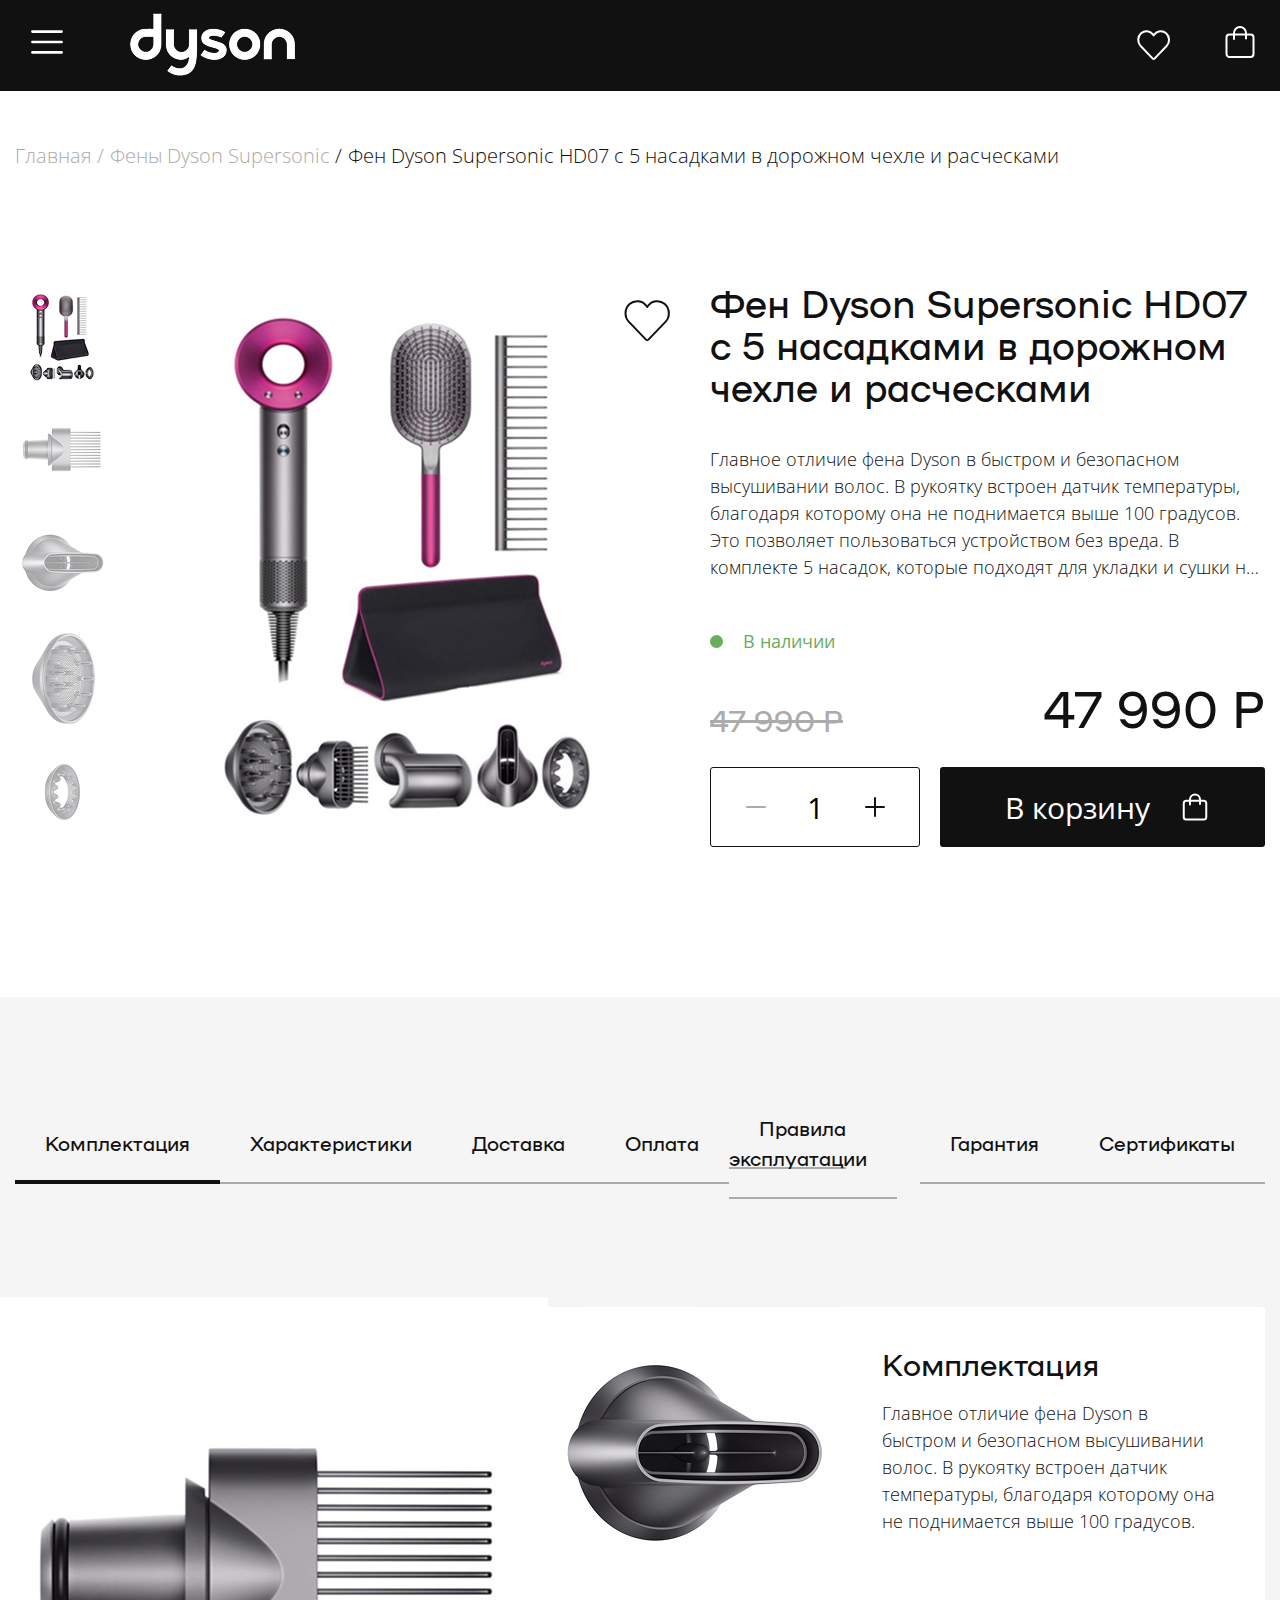
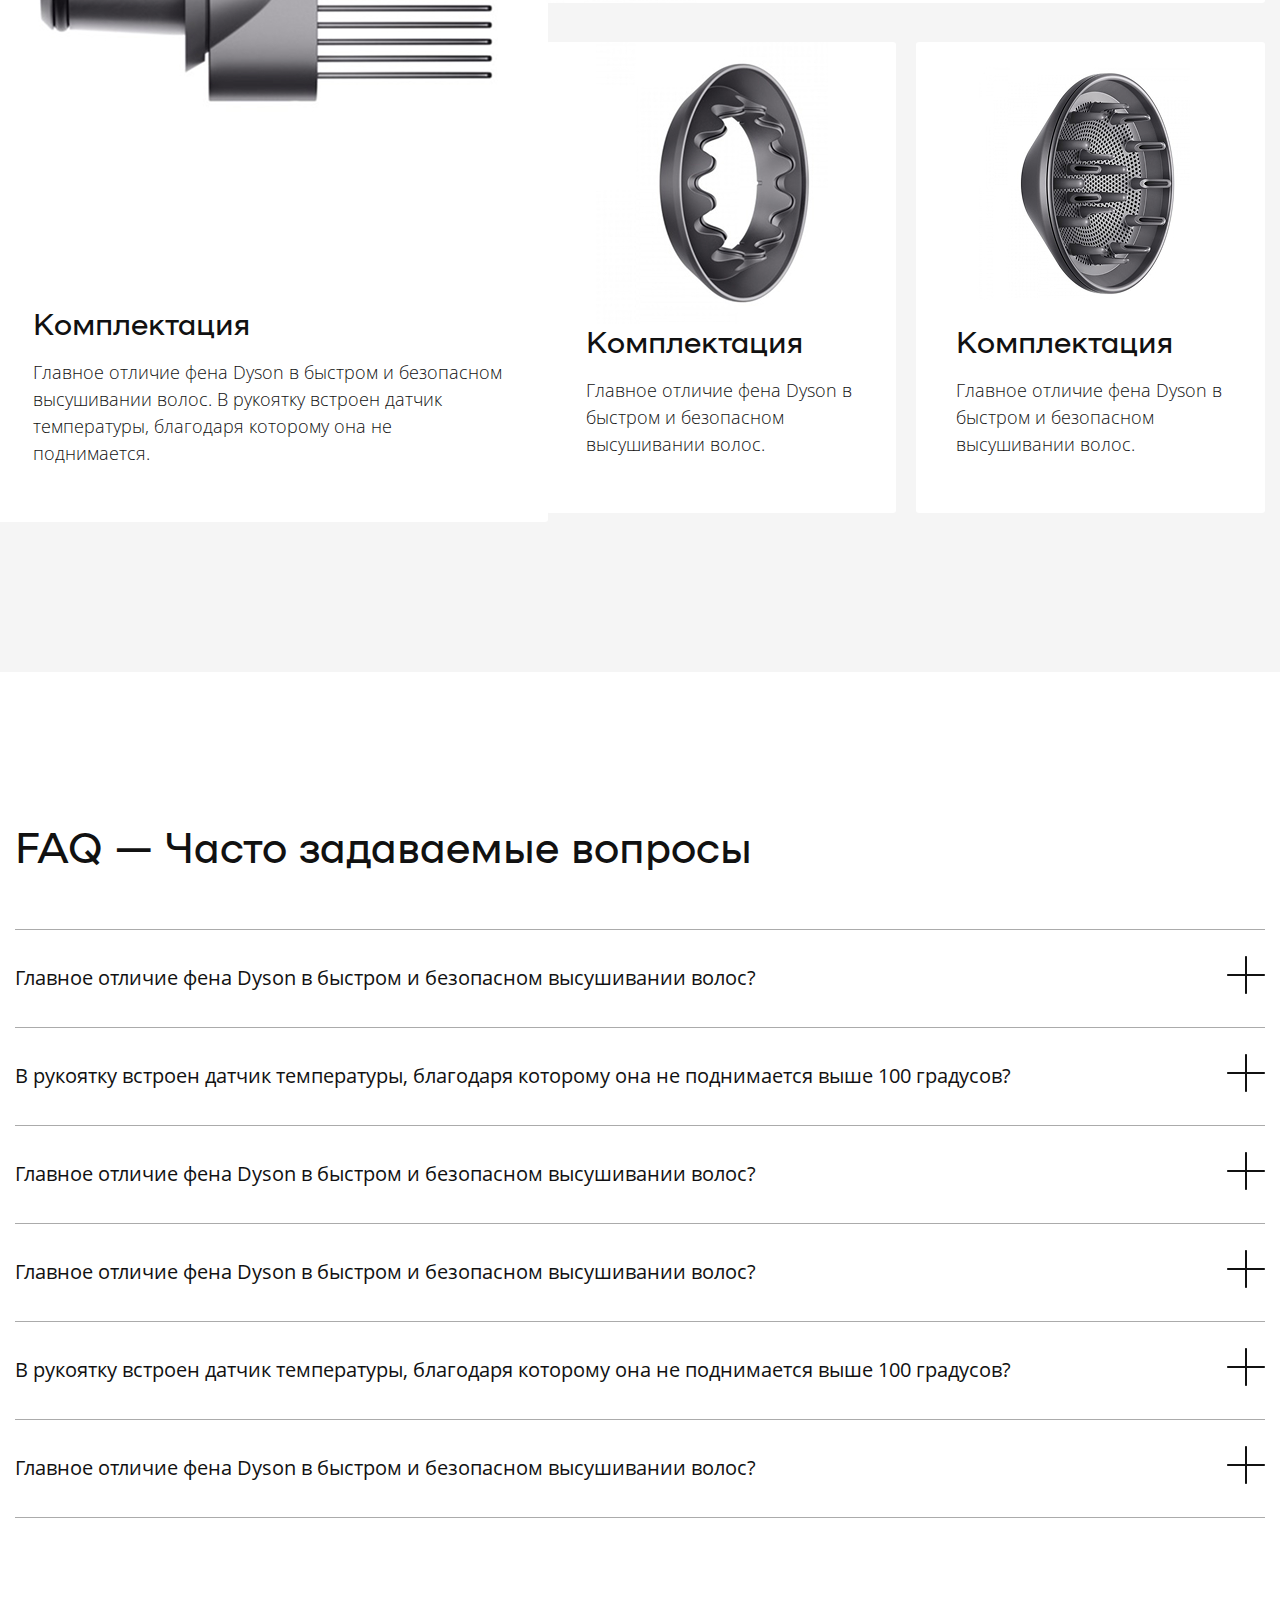
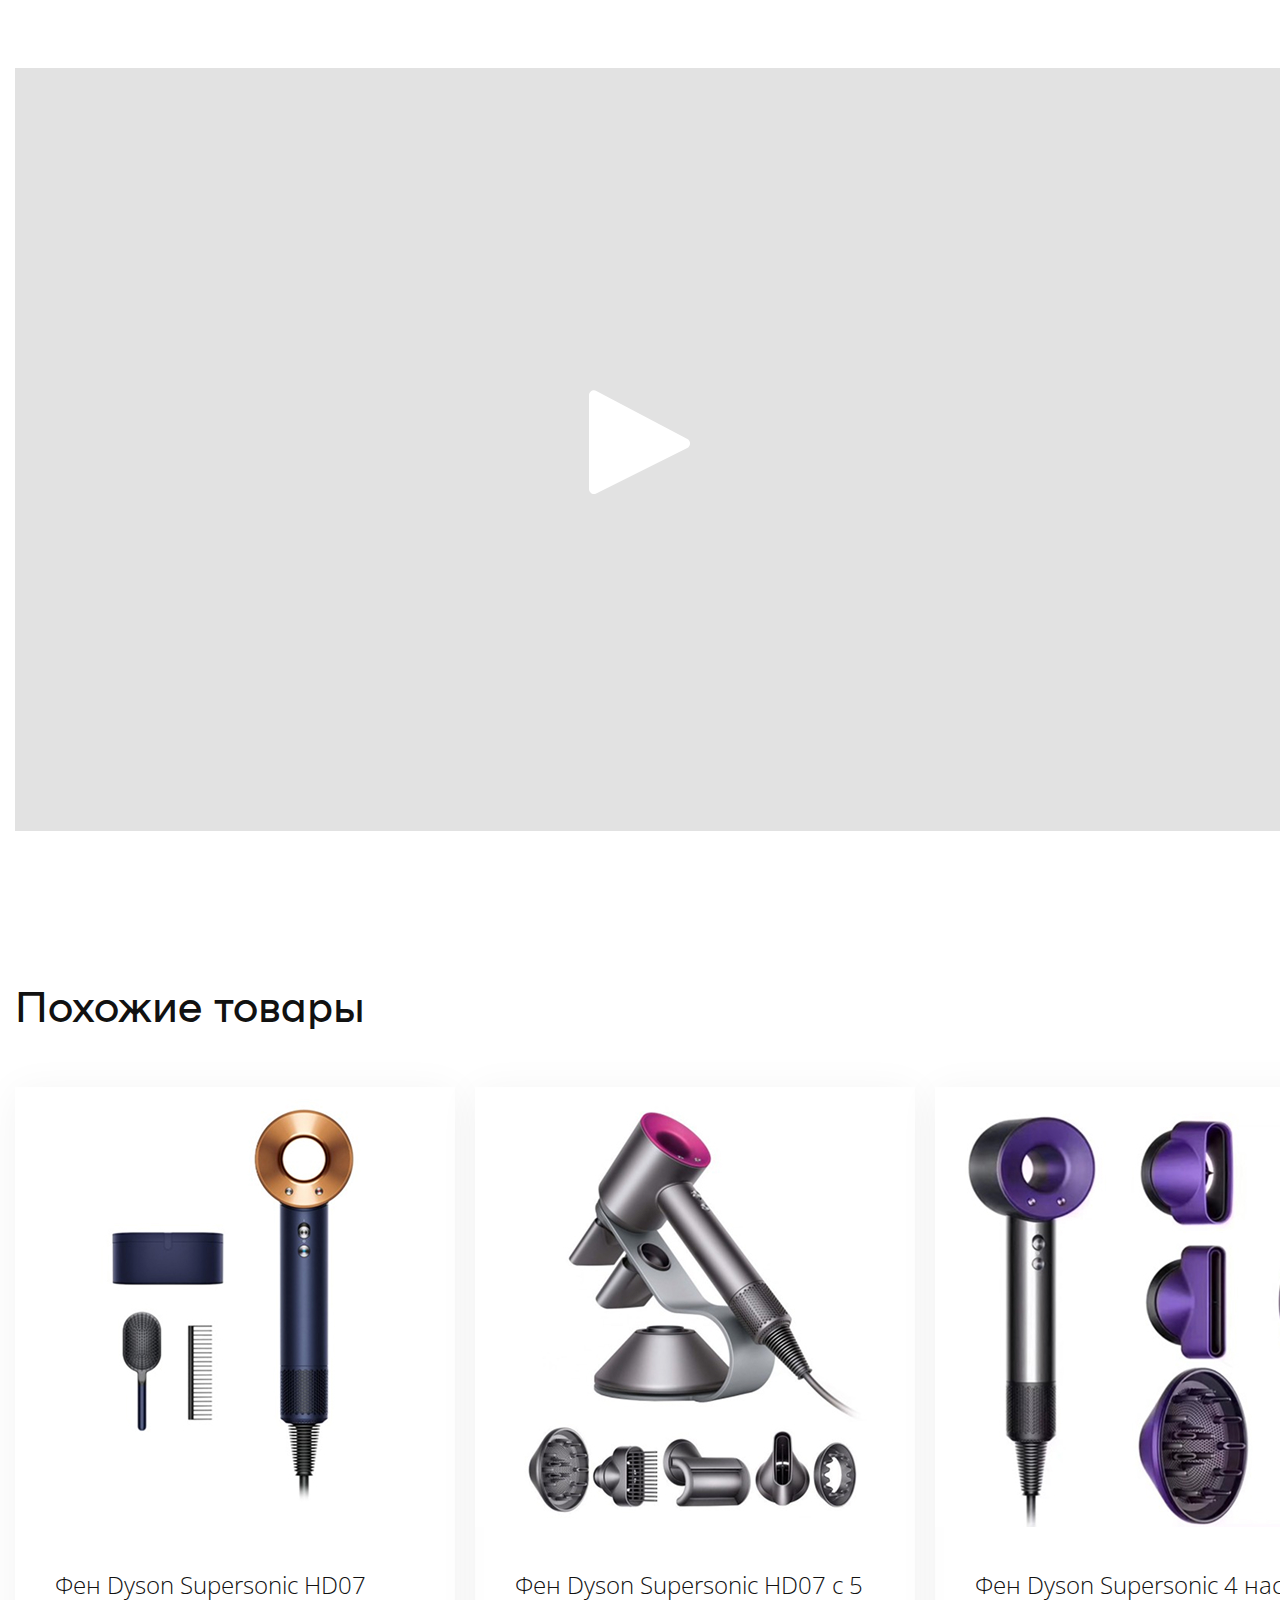
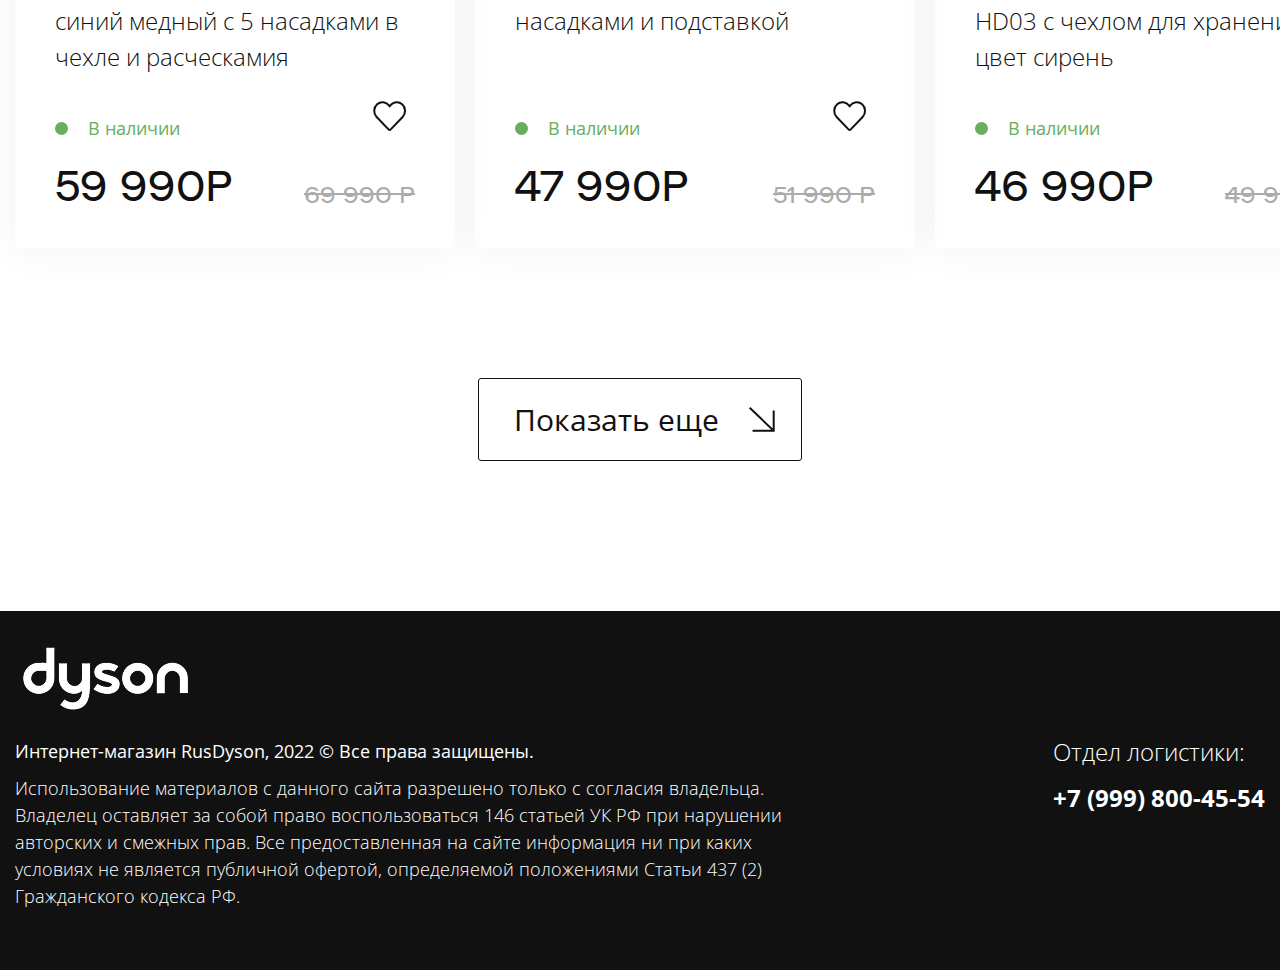
<file: дипломная работа/index.html>
<!DOCTYPE html>
<html lang="ru">

<head>
  <meta charset="UTF-8">
  <meta name="viewport" content="width=device-width, initial-scale=1.0">
  <link rel="stylesheet" href="css/swiper-bundle.min.css">
  <link rel="stylesheet" href="css/style.css">
  <title>Dyson</title>
</head>

<body class="body">
  <div class="wrapper">
    <header class="header">
      <div class="header__top">
        <div class="container">
          <div class="header__top-inner">
            <div class="header__menu">
              <a href="#" class="header__menu-burger">
                <svg width="50" height="50" viewBox="0 0 50 50" fill="none" xmlns="http://www.w3.org/2000/svg">
                  <path d="M10.4167 14.582H39.5834" stroke="white" stroke-width="2.58934" stroke-linecap="round"
                    stroke-linejoin="round" />
                  <path d="M10.4167 25H39.5834" stroke="white" stroke-width="2.58934" stroke-linecap="round"
                    stroke-linejoin="round" />
                  <path d="M10.4167 35.416H39.5834" stroke="white" stroke-width="2.58934" stroke-linecap="round"
                    stroke-linejoin="round" />
                </svg>
              </a>
              <img src="img/icons/logo.png" alt="Логотип">
            </div>
            <nav class="header__nav">
              <ul class="header__nav-list">
                <li class="header__nav-item">
                  <a href="#" class="header__nav-link favorites">
                    <svg width="37" height="37" viewBox="0 0 37 37" fill="none" xmlns="http://www.w3.org/2000/svg">
                      <path
                        d="M17.7789 34.6195L5.64721 21.9863C2.23006 18.428 2.44525 12.5934 6.11441 9.31844C9.75449 6.06941 15.2738 6.70032 18.1503 10.6943L18.6339 11.3657L19.1176 10.6943C21.9942 6.70032 27.5133 6.06941 31.1535 9.31844C34.8227 12.5934 35.0379 18.428 31.6206 21.9863L19.489 34.6195C19.0167 35.1112 18.2512 35.1112 17.7789 34.6195Z"
                        stroke="white" stroke-width="2" stroke-linecap="round" stroke-linejoin="round" />
                    </svg>
                  </a>
                  <span class="favorites-counter"></span>
                </li>
                <li class="header__nav-item">
                  <a href="#" class="header__nav-link basket">
                    <svg width="36" height="36" viewBox="0 0 36 36" fill="none" xmlns="http://www.w3.org/2000/svg">
                      <path
                        d="M4.5 13.5C4.5 11.8431 5.84314 10.5 7.5 10.5H28.5C30.1569 10.5 31.5 11.8431 31.5 13.5V30C31.5 31.6569 30.1569 33 28.5 33H7.5C5.84314 33 4.5 31.6569 4.5 30V13.5Z"
                        stroke="white" stroke-width="2" stroke-linecap="round" stroke-linejoin="round" />
                      <path d="M12 15V9C12 5.68629 14.6863 3 18 3C21.3137 3 24 5.68629 24 9V14.5332" stroke="white"
                        stroke-width="2" stroke-linecap="round" stroke-linejoin="round" />
                    </svg>
                  </a>
                  <span class="basket-item"></span>
                </li>
              </ul>
            </nav>
          </div>
        </div>
      </div>
      <section class="hero">
        <div class="container">
          <nav class="hero__breadcrumb breadcrumb">
            <ol class="breadcrumb__list">
              <li class="breadcrumb__item">
                <a href="#" class="breadcrumb__link">
                  Главная
                </a>
              </li>
              <li class="breadcrumb__item">
                <a href="#" class="breadcrumb__link">
                  Фены Dyson Supersonic
                </a>
              </li>
              <li class="breadcrumb__item">
                <a href="#" class="breadcrumb__link">
                  Фен Dyson Supersonic HD07 с 5 насадками в дорожном чехле и расческами
                </a>
              </li>
            </ol>
          </nav>
          <div class="hero__main product-card" id="product4">
            <div class="hero__gallery gallery">
              <div class="gallery__slider-mini swiper">
                <div class="gallery__wrapper-mini swiper-wrapper">
                  <div class="gallery__slide-mini swiper-slide">
                    <div class="gallery__img-mini"><img src="img/swiper/hairdryer-min.jpg" alt=""></div>
                  </div>
                  <div class="gallery__slide-mini swiper-slide">
                    <div class="gallery__img-mini"><img src="img/swiper/nozzle1-min.png" alt=""></div>
                  </div>
                  <div class="gallery__slide-mini swiper-slide">
                    <img src="img/swiper/nozzle2-min.jpg" alt="">
                  </div>
                  <div class="gallery__slide-mini swiper-slide">
                    <img src="img/swiper/nozzle3-min.jpg" alt="">
                  </div>
                  <div class="gallery__slide-mini swiper-slide">
                    <img src="img/swiper/nozzle4-min.jpg" alt="">
                  </div>
                  <div class="gallery__slide-mini swiper-slide">
                    <img src="img/swiper/girl-min.jpg" alt="">
                  </div>
                </div>
                <button class="gallery__prev">
                  <svg width="19" height="11" viewBox="0 0 19 11" fill="none" xmlns="http://www.w3.org/2000/svg">
                    <path
                      d="M8.77664 0.757801L0.613636 9.30952C0.00619888 9.94589 0.457255 11 1.33699 11H17.663C18.5427 11 18.9938 9.94589 18.3864 9.30952L10.2234 0.757801C9.82942 0.345101 9.17058 0.345101 8.77664 0.757801Z"
                      fill="#C5358C" />
                  </svg>
                </button>
                <button class="gallery__next">
                  <svg width="19" height="11" viewBox="0 0 19 11" fill="none" xmlns="http://www.w3.org/2000/svg">
                    <path
                      d="M8.77664 10.2422L0.613636 1.69048C0.00619888 1.05411 0.457255 0 1.33699 0H17.663C18.5427 0 18.9938 1.05411 18.3864 1.69048L10.2234 10.2422C9.82942 10.6549 9.17058 10.6549 8.77664 10.2422Z"
                      fill="#C5358C" />
                  </svg>
                </button>
              </div>
              <div class="gallery__slider swiper">
                <div class="gallery__wrapper swiper-wrapper">
                  <div class="gallery__slide swiper-slide">
                      <img src="img/swiper/hairdryer-max.jpg" alt="">
                  </div>
                  <div class="gallery__slide swiper-slide">
                    <img src="img/swiper/nozzle1-max.jpg" alt="">
                  </div>
                  <div class="gallery__slide swiper-slide">
                    <img src="img/swiper/nozzle2-max.jpg" alt="">
                  </div>
                  <div class="gallery__slide swiper-slide">
                    <img src="img/swiper/nozzle3-max.jpg" alt="">
                  </div>
                  <div class="gallery__slide swiper-slide">
                    <img src="img/swiper/nozzle4-max.jpg" alt="">
                  </div>
                  <div class="gallery__slide swiper-slide">
                    <img src="img/swiper/girl-max.jpg" alt="">
                  </div>
                </div>
                <button class="gallery__button-like button-like" data-product-id="buttonlike" >
                  <svg width="52" height="52" viewBox="0 0 52 52" fill="none" xmlns="http://www.w3.org/2000/svg">
                    <path
                      d="M24.9865 48.6556L7.93652 30.9008C3.13403 25.8999 3.43646 17.7 8.59312 13.0973C13.7089 8.53109 21.4658 9.41777 25.5085 15.0309L26.1881 15.9745L26.8678 15.0309C30.9106 9.41777 38.6673 8.53109 43.7832 13.0973C48.9399 17.7 49.2423 25.8999 44.4397 30.9008L27.3898 48.6556C26.7261 49.3465 25.6502 49.3465 24.9865 48.6556Z"
                      stroke="#111111" stroke-width="2" stroke-linecap="round" stroke-linejoin="round" />
                  </svg>
                </button>
              </div>
            </div>
            <h1 class="hero__title title">Фен Dyson Supersonic HD07 с 5 насадками в дорожном чехле и расческами</h1>
            <div class="hero__text-container">
              <p class="hero__text">Главное отличие фена Dyson в быстром и безопасном высушивании волос. В рукоятку
                встроен датчик температуры, благодаря которому она не поднимается выше 100 градусов. Это позволяет
                пользоваться устройством без вреда. В комплекте 5 насадок, которые подходят для укладки и сушки на
                разных
                режимах. Есть практичный черный чехол, предназначенный для аккуратной перевозки и хранения. Расчески
                можно
                использовать отдельно от девайса или во время сушки с целью предотвратить запутывание.</p>
            </div>
            <div class="hero__information information ">
              <div class="information__availability">
                <span>В наличии</span>
              </div>
              <div class="information__price">
                <div class="information__price-before">47 990 Р</div>
                <div class="information__price-after">47 990 Р</div>
              </div>
              <div class="information__button">
                <div class="information__button-control quantity_inner">
                  <button class="information__button-minus bt_minus">
                    <svg width="20" height="2" viewBox="0 0 20 2" fill="none" xmlns="http://www.w3.org/2000/svg">
                      <path d="M19 1H1" stroke="#111111" stroke-width="2" stroke-linecap="round" />
                    </svg>
                  </button>
                  <input type="text" value="1" size="2" class="information__button-quantity quantity"
                    data-max-count="20" />
                  <button class="information__button-plus bt_plus">
                    <svg width="20" height="20" viewBox="0 0 20 20" fill="none" xmlns="http://www.w3.org/2000/svg">
                      <path d="M10.0003 19L10.0346 10M10.0003 1L10.0346 10M10.0346 10H19M10.0346 10H0.999999"
                        stroke="#111111" stroke-width="2" stroke-linecap="round" />
                    </svg>
                  </button>
                </div>
                <button class="information__button-basket">В корзину
                  <svg width="30" height="30" viewBox="0 0 30 30" fill="none" xmlns="http://www.w3.org/2000/svg">
                    <path
                      d="M3.75 11.25C3.75 9.86929 4.86929 8.75 6.25 8.75H23.75C25.1307 8.75 26.25 9.86929 26.25 11.25V25C26.25 26.3807 25.1307 27.5 23.75 27.5H6.25C4.86929 27.5 3.75 26.3807 3.75 25V11.25Z"
                      stroke="white" stroke-width="2" stroke-linecap="round" stroke-linejoin="round" />
                    <path d="M10 12.5V7.5C10 4.73857 12.2386 2.5 15 2.5C17.7614 2.5 20 4.73857 20 7.5V12.111"
                      stroke="white" stroke-width="2" stroke-linecap="round" stroke-linejoin="round" />
                  </svg>
                </button>
              </div>
            </div>
          </div>
      </section>
    </header>
    <main class="main">
      <section class="main__about about">
        <div class="container">
          <div class="about__inner">
            <ul class="about__tab-controls tab-controls">
              <li class="tab-controls__item">
                <a href="#tab1" class="tab-controls__link tab-controls__link--active">Комплектация</a>
              </li>
              <li class="tab-controls__item">
                <a href="#tab2" class="tab-controls__link">Характеристики</a>
              </li>
              <li class="tab-controls__item">
                <a href="#tab3" class="tab-controls__link">Доставка</a>
              </li>
              <li class="tab-controls__item">
                <a href="#tab4" class="tab-controls__link">Оплата</a>
              </li>
              <li class="tab-controls__item">
                <a href="#tab5" class="tab-controls__link">Правила эксплуатации</a>
              </li>
              <li class="tab-controls__item">
                <a href="#tab6" class="tab-controls__link">Гарантия</a>
              </li>
              <li class="tab-controls__item">
                <a href="#tab7" class="tab-controls__link">Сертификаты</a>
              </li>
            </ul>
          </div>
          <div class="about__tab-content">
            <div class="tab-content tab-content--show" id="tab1">
              <div class="tab-content__package">
                <div class="tab-content__package-item nozzle1">
                  <img src="img/sec.about/nozzle1.jpg" alt="Насадка-гребень" class="tab-content__package-img">
                  <div class="tab-content__package-info">
                    <h2 class="tab-content__package-title title">Комплектация</h2>
                    <p class="tab-content__package-text">Главное отличие фена Dyson в быстром и безопасном высушивании
                      волос.
                      В рукоятку встроен датчик температуры, благодаря которому она не поднимается.</p>
                  </div>
                </div>
                <div class="tab-content__package-item nozzle2">
                  <img src="img/sec.about/nozzle2.jpg" alt="Насадка для направленного потока"
                    class="tab-content__package-img">
                  <div class="tab-content__package-info">
                    <h2 class="tab-content__package-title title">Комплектация</h2>
                    <p class="tab-content__package-text">Главное отличие фена Dyson в быстром и безопасном высушивании
                      волос.
                      В рукоятку встроен датчик температуры, благодаря которому она не поднимается выше 100 градусов.
                    </p>
                  </div>
                </div>
                <div class="tab-content__package-item nozzle3">
                  <img src="img/sec.about/nozzle3.jpg" alt="Насадка для бережного высушивания"
                    class="tab-content__package-img">
                  <div class="tab-content__package-info">
                    <h2 class="tab-content__package-title title">Комплектация</h2>
                    <p class="tab-content__package-text">Главное отличие фена Dyson в быстром и безопасном высушивании
                      волос.
                    </p>
                  </div>
                </div>
                <div class="tab-content__package-item nozzle4">
                  <img src="img/sec.about/nozzle4.jpg" alt="Диффузор" class="tab-content__package-img">
                  <div class="tab-content__package-info">
                    <h2 class="tab-content__package-title title">Комплектация</h2>
                    <p class="tab-content__package-text">Главное отличие фена Dyson в быстром и безопасном высушивании
                      волос.
                    </p>
                  </div>
                </div>
              </div>
            </div>
            <div class="tab-content" id="tab2">
              <ul class="tab-content__desc">
                <li class="tab-content__desc-item">
                  <div class="tab-content__desc-characteristic">Длина шнура</div>
                  <div class="tab-content__desc-param">2,2 м</div>
                </li>
                <li class="tab-content__desc-item">
                  <div class="tab-content__desc-characteristic">Время беспроводной работы</div>
                  <div class="tab-content__desc-param">30 минут</div>
                </li>
                <li class="tab-content__desc-item">
                  <div class="tab-content__desc-characteristic">Время для полного заряда</div>
                  <div class="tab-content__desc-param">70 минут</div>
                </li>
                <li class="tab-content__desc-item">
                  <div class="tab-content__desc-characteristic">Напряжение</div>
                  <div class="tab-content__desc-param">10.8-16.8 В</div>
                </li>
                <li class="tab-content__desc-item">
                  <div class="tab-content__desc-characteristic">Время для зарядки на 90 %</div>
                  <div class="tab-content__desc-param">40 минут</div>
                </li>
                <li class="tab-content__desc-item">
                  <div class="tab-content__desc-characteristic">Вес</div>
                  <div class="tab-content__desc-param">1 кг</div>
                </li>
              </ul>
            </div>
            <div class="tab-content" id="tab3">
              <div class="tab-content__delivery">
                <div class="tab-content__delivery-msc">
                  <h3 class="tab-content__delivery-title title">Доставка по Москве</h3>
                  <ul class="tab-content__delivery-list">
                    <li class="tab-content__delivery-item">Доставка продукции по Москве и МО в течении 2 часов в день
                      заказа или в любой удобный день.</li>
                    <li class="tab-content__delivery-item">Стоимость доставки по Москве – 0 р.</li>
                    <li class="tab-content__delivery-item">Стоимость доставки за МКАД – 500 р. до 10 км.</li>
                    <li class="tab-content__delivery-item">Стоимость доставки более 10 км – рассчитывается отдельно
                      оператором.</li>
                    <li class="tab-content__delivery-item">Оплата возможна при получении курьеру после проверки
                      продукции.</li>
                  </ul>
                </div>
                <div class="tab-content__delivery-region">
                  <h3 class="tab-content__delivery-title title">Доставка в регионы</h3>
                  <ul class="tab-content__delivery-list">
                    <li class="tab-content__delivery-item">Стоимость доставки в регионы осуществляется компанией
                      boxberry и рассчитывается отдельно оператором.</li>
                    <li class="tab-content__delivery-item">Оплата возможна при получении курьеру после проверки
                      продукцииии.</li>
                  </ul>
                </div>
              </div>
            </div>
            <div class="tab-content" id="tab4">
              <div class="tab-content__payment">
                <p class="tab-content__payment-text">Главное отличие фена Dyson в быстром и безопасном высушивании
                  волос. В рукоятку встроен датчик температуры, благодаря которому она не поднимается выше 100 градусов.
                  Главное отличие фена Dyson в быстром и безопасном высушивании волос. </p>
                <h6 class="tab-content__payment-title">Способы оплаты:</h6>
                <ol class="tab-content__payment-list">
                  <li class="tab-content__payment-item">В рукоятку встроен датчик температуры</li>
                  <li class="tab-content__payment-item">Благодаря которому она не поднимается выше 100 градусов</li>
                  <li class="tab-content__payment-item">Главное отличие фена Dyson в быстром и безопасном высушивании
                    волос</li>
                  <li class="tab-content__payment-item">В рукоятку встроен датчик температуры</li>
                </ol>
                <p class="tab-content__payment-text">Благодаря которому она не поднимается выше 100 градусов. Главное
                  отличие фена Dyson в быстром и безопасном высушивании волос. В рукоятку встроен датчик температуры,
                  благодаря которому она не поднимается выше 100 градусов. Главное отличие фена Dyson в быстром и
                  безопасном высушивании волос. В рукоятку встроен датчик температуры, благодаря которому она не
                  поднимается выше 100 градусов. </p>
              </div>
            </div>
            <div class="tab-content" id="tab5">
              <div class="tab-content__rules">
                <p class="tab-content__rules-text">Главное отличие фена Dyson в быстром и безопасном высушивании волос.
                  В рукоятку встроен датчик температуры, благодаря которому она не поднимается выше 100 градусов.
                  Главное отличие фена Dyson в быстром и безопасном высушивании волос. В рукоятку встроен датчик
                  температуры, благодаря которому она не поднимается выше 100 градусов. Главное отличие фена Dyson в
                  быстром и безопасном высушивании волос. В рукоятку встроен датчик температуры, благодаря которому она
                  не поднимается выше 100 градусов. Главное отличие фена Dyson в быстром и безопасном высушивании волос.
                  В рукоятку встроен датчик температуры, благодаря которому она не поднимается выше 100 градусов.
                  Главное отличие фена Dyson в быстром и безопасном высушивании волос. В рукоятку встроен датчик
                  температуры, благодаря которому она не поднимается выше 100 градусов.</p>
              </div>
            </div>
            <div class="tab-content" id="tab6">
              <div class="tab-content__warranty">
                <p class="tab-content__warranty-text">Главное отличие фена Dyson в быстром и безопасном высушивании
                  волос.
                  В рукоятку встроен датчик температуры, благодаря которому она не поднимается выше 100 градусов.
                  Главное отличие фена Dyson в быстром и безопасном высушивании волос. В рукоятку встроен датчик
                  температуры, благодаря которому она не поднимается выше 100 градусов. Главное отличие фена Dyson в
                  быстром и безопасном высушивании волос. В рукоятку встроен датчик температуры, благодаря которому она
                  не поднимается выше 100 градусов. Главное отличие фена Dyson в быстром и безопасном высушивании волос.
                  В рукоятку встроен датчик температуры, благодаря которому она не поднимается выше 100 градусов.
                  Главное отличие фена Dyson в быстром и безопасном высушивании волос. В рукоятку встроен датчик
                  температуры, благодаря которому она не поднимается выше 100 градусов.</p>
              </div>
            </div>
            <div class="tab-content" id="tab7">
              <div class="tab-content__certificate">
                <img src="img/sec.about/certificate1.jpg" alt="Сертификат1" class="tab-content__certificate-img">
                <img src="img/sec.about/certificate2.jpg" alt="Сертификат2" class="tab-content__certificate-img">
                <img src="img/sec.about/certificate3.jpg" alt="Сертификат3" class="tab-content__certificate-img">
                <img src="img/sec.about/certificate4.jpg" alt="Сертификат4" class="tab-content__certificate-img">
              </div>
            </div>
          </div>
        </div>
      </section>
      <section class="main__faq faq">
        <div class="container">
          <div class="faq__inner">
            <h2 class="faq__title title">FAQ — Часто задаваемые вопросы</h2>
            <ul class="faq__accordion-list accordion-list">
              <!-- это разворачивающаяса штука -->
              <li class="accordion-list__item">
                <a class="accordion-list__control" href="#">
                  <h3 class="accordion-list__control-title">Главное отличие фена Dyson в быстром и безопасном
                    высушивании волос?</h3>
                  <div class="accordion-list__control-icon">
                    <svg width="38" height="38" viewBox="0 0 38 38" fill="none" xmlns="http://www.w3.org/2000/svg">
                      <path fill-rule="evenodd" clip-rule="evenodd"
                        d="M20 1C20 0.447715 19.5523 0 19 0C18.4477 0 18 0.447715 18 1V18H1C0.447715 18 0 18.4477 0 19C0 19.5523 0.447715 20 1 20H18V37C18 37.5523 18.4477 38 19 38C19.5523 38 20 37.5523 20 37V20H37C37.5523 20 38 19.5523 38 19C38 18.4477 37.5523 18 37 18H20V1Z"
                        fill="#111111" />
                    </svg>
                  </div>
                </a>
                <div class="accordion-list__content">
                  <p class="accordion-list__content-text">
                    Главное отличие фена Dyson в быстром и безопасном высушивании волос. В рукоятку встроен датчик
                    температуры, благодаря которому она не поднимается выше 100 градусов. В комплекте 5 насадок, которые
                    подходят для укладки и сушки на разных режимах. Есть практичный черный чехол, предназначенный для
                    аккуратной перевозки и хранения. Расчески можно использовать отдельно от девайса или во время сушки
                    с
                    целью предотвратить запутывание.
                  </p>
                </div>
              </li>
              <li class="accordion-list__item">
                <a class="accordion-list__control" href="#">
                  <h3 class="accordion-list__control-title">В рукоятку встроен датчик температуры, благодаря которому
                    она не поднимается выше 100 градусов?</h3>
                  <div class="accordion-list__control-icon">
                    <svg width="38" height="38" viewBox="0 0 38 38" fill="none" xmlns="http://www.w3.org/2000/svg">
                      <path fill-rule="evenodd" clip-rule="evenodd"
                        d="M20 1C20 0.447715 19.5523 0 19 0C18.4477 0 18 0.447715 18 1V18H1C0.447715 18 0 18.4477 0 19C0 19.5523 0.447715 20 1 20H18V37C18 37.5523 18.4477 38 19 38C19.5523 38 20 37.5523 20 37V20H37C37.5523 20 38 19.5523 38 19C38 18.4477 37.5523 18 37 18H20V1Z"
                        fill="#111111" />
                    </svg>
                  </div>
                </a>
                <div class="accordion-list__content">
                  <p class="accordion-list__content-text">
                    Главное отличие фена Dyson в быстром и безопасном высушивании волос. В рукоятку встроен датчик
                    температуры, благодаря которому она не поднимается выше 100 градусов. В комплекте 5 насадок, которые
                    подходят для укладки и сушки на разных режимах. Есть практичный черный чехол, предназначенный для
                    аккуратной перевозки и хранения. Расчески можно использовать отдельно от девайса или во время сушки
                    с
                    целью предотвратить запутывание.
                  </p>
                </div>
              </li>
              <li class="accordion-list__item">
                <a class="accordion-list__control" href="#">
                  <h3 class="accordion-list__control-title">Главное отличие фена Dyson в быстром и безопасном
                    высушивании волос?</h3>
                  <div class="accordion-list__control-icon">
                    <svg width="38" height="38" viewBox="0 0 38 38" fill="none" xmlns="http://www.w3.org/2000/svg">
                      <path fill-rule="evenodd" clip-rule="evenodd"
                        d="M20 1C20 0.447715 19.5523 0 19 0C18.4477 0 18 0.447715 18 1V18H1C0.447715 18 0 18.4477 0 19C0 19.5523 0.447715 20 1 20H18V37C18 37.5523 18.4477 38 19 38C19.5523 38 20 37.5523 20 37V20H37C37.5523 20 38 19.5523 38 19C38 18.4477 37.5523 18 37 18H20V1Z"
                        fill="#111111" />
                    </svg>
                  </div>
                </a>
                <div class="accordion-list__content">
                  <p class="accordion-list__content-text">
                    Главное отличие фена Dyson в быстром и безопасном высушивании волос. В рукоятку встроен датчик
                    температуры, благодаря которому она не поднимается выше 100 градусов. В комплекте 5 насадок, которые
                    подходят для укладки и сушки на разных режимах. Есть практичный черный чехол, предназначенный для
                    аккуратной перевозки и хранения. Расчески можно использовать отдельно от девайса или во время сушки
                    с
                    целью предотвратить запутывание.
                  </p>
                </div>
              </li>
              <li class="accordion-list__item">
                <a class="accordion-list__control" href="#">
                  <h3 class="accordion-list__control-title">Главное отличие фена Dyson в быстром и безопасном
                    высушивании волос?</h3>
                  <div class="accordion-list__control-icon">
                    <svg width="38" height="38" viewBox="0 0 38 38" fill="none" xmlns="http://www.w3.org/2000/svg">
                      <path fill-rule="evenodd" clip-rule="evenodd"
                        d="M20 1C20 0.447715 19.5523 0 19 0C18.4477 0 18 0.447715 18 1V18H1C0.447715 18 0 18.4477 0 19C0 19.5523 0.447715 20 1 20H18V37C18 37.5523 18.4477 38 19 38C19.5523 38 20 37.5523 20 37V20H37C37.5523 20 38 19.5523 38 19C38 18.4477 37.5523 18 37 18H20V1Z"
                        fill="#111111" />
                    </svg>
                  </div>
                </a>
                <div class="accordion-list__content">
                  <p class="accordion-list__content-text">
                    Главное отличие фена Dyson в быстром и безопасном высушивании волос. В рукоятку встроен датчик
                    температуры, благодаря которому она не поднимается выше 100 градусов. В комплекте 5 насадок, которые
                    подходят для укладки и сушки на разных режимах. Есть практичный черный чехол, предназначенный для
                    аккуратной перевозки и хранения. Расчески можно использовать отдельно от девайса или во время сушки
                    с
                    целью предотвратить запутывание.
                  </p>
                </div>
              </li>
              <li class="accordion-list__item">
                <a class="accordion-list__control" href="#">
                  <h3 class="accordion-list__control-title">В рукоятку встроен датчик температуры, благодаря которому
                    она не поднимается выше 100 градусов?</h3>
                  <div class="accordion-list__control-icon">
                    <svg width="38" height="38" viewBox="0 0 38 38" fill="none" xmlns="http://www.w3.org/2000/svg">
                      <path fill-rule="evenodd" clip-rule="evenodd"
                        d="M20 1C20 0.447715 19.5523 0 19 0C18.4477 0 18 0.447715 18 1V18H1C0.447715 18 0 18.4477 0 19C0 19.5523 0.447715 20 1 20H18V37C18 37.5523 18.4477 38 19 38C19.5523 38 20 37.5523 20 37V20H37C37.5523 20 38 19.5523 38 19C38 18.4477 37.5523 18 37 18H20V1Z"
                        fill="#111111" />
                    </svg>
                  </div>
                </a>
                <div class="accordion-list__content">
                  <p class="accordion-list__content-text">
                    Главное отличие фена Dyson в быстром и безопасном высушивании волос. В рукоятку встроен датчик
                    температуры, благодаря которому она не поднимается выше 100 градусов. В комплекте 5 насадок, которые
                    подходят для укладки и сушки на разных режимах. Есть практичный черный чехол, предназначенный для
                    аккуратной перевозки и хранения. Расчески можно использовать отдельно от девайса или во время сушки
                    с
                    целью предотвратить запутывание.
                  </p>
                </div>
              </li>
              <li class="accordion-list__item">
                <a class="accordion-list__control" href="#">
                  <h3 class="accordion-list__control-title">Главное отличие фена Dyson в быстром и безопасном
                    высушивании волос?</h3>
                  <div class="accordion-list__control-icon">
                    <svg width="38" height="38" viewBox="0 0 38 38" fill="none" xmlns="http://www.w3.org/2000/svg">
                      <path fill-rule="evenodd" clip-rule="evenodd"
                        d="M20 1C20 0.447715 19.5523 0 19 0C18.4477 0 18 0.447715 18 1V18H1C0.447715 18 0 18.4477 0 19C0 19.5523 0.447715 20 1 20H18V37C18 37.5523 18.4477 38 19 38C19.5523 38 20 37.5523 20 37V20H37C37.5523 20 38 19.5523 38 19C38 18.4477 37.5523 18 37 18H20V1Z"
                        fill="#111111" />
                    </svg>
                  </div>
                </a>
                <div class="accordion-list__content">
                  <p class="accordion-list__content-text">
                    Главное отличие фена Dyson в быстром и безопасном высушивании волос. В рукоятку встроен датчик
                    температуры, благодаря которому она не поднимается выше 100 градусов. В комплекте 5 насадок, которые
                    подходят для укладки и сушки на разных режимах. Есть практичный черный чехол, предназначенный для
                    аккуратной перевозки и хранения. Расчески можно использовать отдельно от девайса или во время сушки
                    с
                    целью предотвратить запутывание.
                  </p>
                </div>
              </li>
            </ul>
            <div class="faq__video">
              <img class="faq__video-bcg" src="img/sec.faq/video.jpg" alt="">
              <div class="faq__video-control">
                <a class="faq__video-button" data-fslightbox href="media/Обзор Dyson Airwrap.mp4">
                  <svg width="102" height="104" viewBox="0 0 102 104" fill="none" xmlns="http://www.w3.org/2000/svg">
                    <path
                      d="M0 98.9211V5.30587C0 1.53768 4.01005 -0.876297 7.34008 0.887269L98.4022 49.1133C101.998 51.0178 101.935 56.1915 98.2926 58.0068L7.23049 103.396C3.90635 105.053 0 102.635 0 98.9211Z"
                      fill="white" />
                  </svg>
                </a>
              </div>
            </div>
          </div>
        </div>
      </section>
      <section class="main__products products">
        <div class="container">
          <h3 class="main__products-title title">Похожие товары</h3>
          <ul class="main__products-list">
            <li class="main__products-item">
              <a href="#" class="product-card" id="product1">
                <div class="product-card__inner">
                  <img src="img/sec.products/product1.jpg" alt="" class="product-card__img">
                  <div class="product-card__information information">
                    <h6 class="information__title">Фен Dyson Supersonic HD07 синий медный с 5 насадками в чехле и
                      расческамия</h6>
                    <div class="information__availability product-card__availability">
                      <span>В наличии</span>
                    </div>
                    <div class="information__price product-card__price">
                      <div class="information__price-before product-card__price-before">69 990 Р</div>
                      <div class="information__price-after product-card__price-after">59 990Р</div>
                    </div>
                    <div class="information__button product-card__button">
                      <div class="information__button-control quantity_inner product-card__button-control">
                        <button class="information__button-minus bt_minus">
                          <svg width="20" height="2" viewBox="0 0 20 2" fill="none" xmlns="http://www.w3.org/2000/svg">
                            <path d="M19 1H1" stroke="#111111" stroke-width="2" stroke-linecap="round" />
                          </svg>
                        </button>
                        <input type="text" value="1" size="2" class="information__button-quantity quantity"
                          data-max-count="20" />
                        <button class="information__button-plus bt_plus">
                          <svg width="20" height="20" viewBox="0 0 20 20" fill="none"
                            xmlns="http://www.w3.org/2000/svg">
                            <path d="M10.0003 19L10.0346 10M10.0003 1L10.0346 10M10.0346 10H19M10.0346 10H0.999999"
                              stroke="#111111" stroke-width="2" stroke-linecap="round" />
                          </svg>
                        </button>
                      </div>
                      <button class="information__button-basket product-card__button-basket">В корзину</button>
                    </div>
                    <button class="product-card__button-like button-like">
                      <svg width="37" height="37" viewBox="0 0 37 37" fill="none" xmlns="http://www.w3.org/2000/svg">
                        <path
                          d="M17.7785 34.6195L5.64672 21.9863C2.22957 18.428 2.44476 12.5934 6.11392 9.31844C9.754 6.06941 15.2733 6.70032 18.1498 10.6943L18.6335 11.3657L19.1171 10.6943C21.9937 6.70032 27.5128 6.06941 31.153 9.31844C34.8222 12.5934 35.0374 18.428 31.6202 21.9863L19.4885 34.6195C19.0163 35.1112 18.2507 35.1112 17.7785 34.6195Z"
                          stroke="#111111" stroke-width="2" stroke-linecap="round" stroke-linejoin="round" />
                      </svg>
                    </button>
                  </div>
                </div>
              </a>
            </li>
            <li class="main__products-item">
              <a href="#" class="product-card" id="product2">
                <div class="product-card__inner">
                  <img src="img/sec.products/product2.jpg" alt="" class="product-card__img">
                  <div class="product-card__information information">
                    <h6 class="information__title">Фен Dyson Supersonic HD07 c 5 насадками и подставкой</h6>
                    <div class="information__availability product-card__availability">
                      <span>В наличии</span>
                    </div>
                    <div class="information__price product-card__price">
                      <div class="information__price-before product-card__price-before">51 990 Р</div>
                      <div class="information__price-after product-card__price-after">47 990Р</div>
                    </div>
                    <div class="information__button product-card__button">
                      <div class="information__button-control quantity_inner product-card__button-control">
                        <button class="information__button-minus bt_minus">
                          <svg width="20" height="2" viewBox="0 0 20 2" fill="none" xmlns="http://www.w3.org/2000/svg">
                            <path d="M19 1H1" stroke="#111111" stroke-width="2" stroke-linecap="round" />
                          </svg>
                        </button>
                        <input type="text" value="1" size="2" class="information__button-quantity quantity"
                          data-max-count="20" />
                        <button class="information__button-plus bt_plus">
                          <svg width="20" height="20" viewBox="0 0 20 20" fill="none"
                            xmlns="http://www.w3.org/2000/svg">
                            <path d="M10.0003 19L10.0346 10M10.0003 1L10.0346 10M10.0346 10H19M10.0346 10H0.999999"
                              stroke="#111111" stroke-width="2" stroke-linecap="round" />
                          </svg>
                        </button>
                      </div>
                      <button class="information__button-basket product-card__button-basket">В корзину</button>
                    </div>
                    <button class="product-card__button-like button-like" id="buttonlike">
                      <svg width="37" height="37" viewBox="0 0 37 37" fill="none" xmlns="http://www.w3.org/2000/svg">
                        <path
                          d="M17.7785 34.6195L5.64672 21.9863C2.22957 18.428 2.44476 12.5934 6.11392 9.31844C9.754 6.06941 15.2733 6.70032 18.1498 10.6943L18.6335 11.3657L19.1171 10.6943C21.9937 6.70032 27.5128 6.06941 31.153 9.31844C34.8222 12.5934 35.0374 18.428 31.6202 21.9863L19.4885 34.6195C19.0163 35.1112 18.2507 35.1112 17.7785 34.6195Z"
                          stroke="#111111" stroke-width="2" stroke-linecap="round" stroke-linejoin="round" />
                      </svg>
                    </button>
                  </div>
                </div>
              </a>
            </li>
            <li class="main__products-item">
              <a href="#" class="product-card" id="product3">
                <div class="product-card__inner">
                  <img src="img/sec.products/product3.jpg" alt="" class="product-card__img">
                  <div class="product-card__information information">
                    <h6 class="information__title">Фен Dyson Supersonic 4 насадки HD03 с чехлом для хранения цвет сирень</h6>
                    <div class="information__availability product-card__availability">
                      <span>В наличии</span>
                    </div>
                    <div class="information__price product-card__price">
                      <div class="information__price-before product-card__price-before">49 990 Р</div>
                      <div class="information__price-after product-card__price-after">46 990Р</div>
                    </div>
                    <div class="information__button product-card__button">
                      <div class="information__button-control quantity_inner product-card__button-control">
                        <button class="information__button-minus bt_minus">
                          <svg width="20" height="2" viewBox="0 0 20 2" fill="none" xmlns="http://www.w3.org/2000/svg">
                            <path d="M19 1H1" stroke="#111111" stroke-width="2" stroke-linecap="round" />
                          </svg>
                        </button>
                        <input type="text" value="1" size="2" class="information__button-quantity quantity"
                          data-max-count="20" />
                        <button class="information__button-plus bt_plus">
                          <svg width="20" height="20" viewBox="0 0 20 20" fill="none"
                            xmlns="http://www.w3.org/2000/svg">
                            <path d="M10.0003 19L10.0346 10M10.0003 1L10.0346 10M10.0346 10H19M10.0346 10H0.999999"
                              stroke="#111111" stroke-width="2" stroke-linecap="round" />
                          </svg>
                        </button>
                      </div>
                      <button class="information__button-basket product-card__button-basket">В корзину</button>
                    </div>
                    <button class="product-card__button-like button-like button-like-active">
                      <svg width="37" height="37" viewBox="0 0 37 37" fill="none" xmlns="http://www.w3.org/2000/svg">
                        <path
                          d="M17.7785 34.6195L5.64672 21.9863C2.22957 18.428 2.44476 12.5934 6.11392 9.31844C9.754 6.06941 15.2733 6.70032 18.1498 10.6943L18.6335 11.3657L19.1171 10.6943C21.9937 6.70032 27.5128 6.06941 31.153 9.31844C34.8222 12.5934 35.0374 18.428 31.6202 21.9863L19.4885 34.6195C19.0163 35.1112 18.2507 35.1112 17.7785 34.6195Z"
                          stroke="#111111" stroke-width="2" stroke-linecap="round" stroke-linejoin="round" />
                      </svg>
                    </button>
                  </div>
                </div>
              </a>
            </li>
          </ul>
          <button class="main__button-more">Показать еще
            <svg width="26" height="25" viewBox="0 0 26 25" fill="none" xmlns="http://www.w3.org/2000/svg">
              <path fill-rule="evenodd" clip-rule="evenodd"
                d="M22.2031 22.722L0 1.44398L1.38381 0L23.6919 21.3786V3.44733H25.6919V24.722H3.53635V22.722H22.2031Z"
                fill="#111111" />
            </svg>
          </button>
        </div>
      </section>
    </main>
    <footer class="footer">
      <div class="container">
        <div class="footer__inner">
          <div class="footer_info">
            <img src="img/icons/logo.png" alt="Логотип">
            <h6>Интернет-магазин RusDyson, 2022 © Все права защищены.</h6>
            <p> Использование материалов с данного сайта разрешено только с согласия владельца. Владелец оставляет за
              собой право воспользоваться 146 статьей УК РФ при нарушении авторских и смежных прав. Все предоставленная
              на сайте информация ни при каких условиях не является публичной офертой, определяемой положениями Статьи
              437 (2) Гражданского кодекса РФ.</p>
          </div>
          <address class="footer__tel">
            Отдел логистики:
            <a href="tel:+79998004554">+7 (999) 800-45-54</a>
          </address>
        </div>
      </div>
    </footer>
  </div>
  <script src="js/fslightbox.js"></script>
  <script src="js/swiper-bundle.min.js"></script>
  <script src="js/main.js"></script>
</body>

</html>
</file>
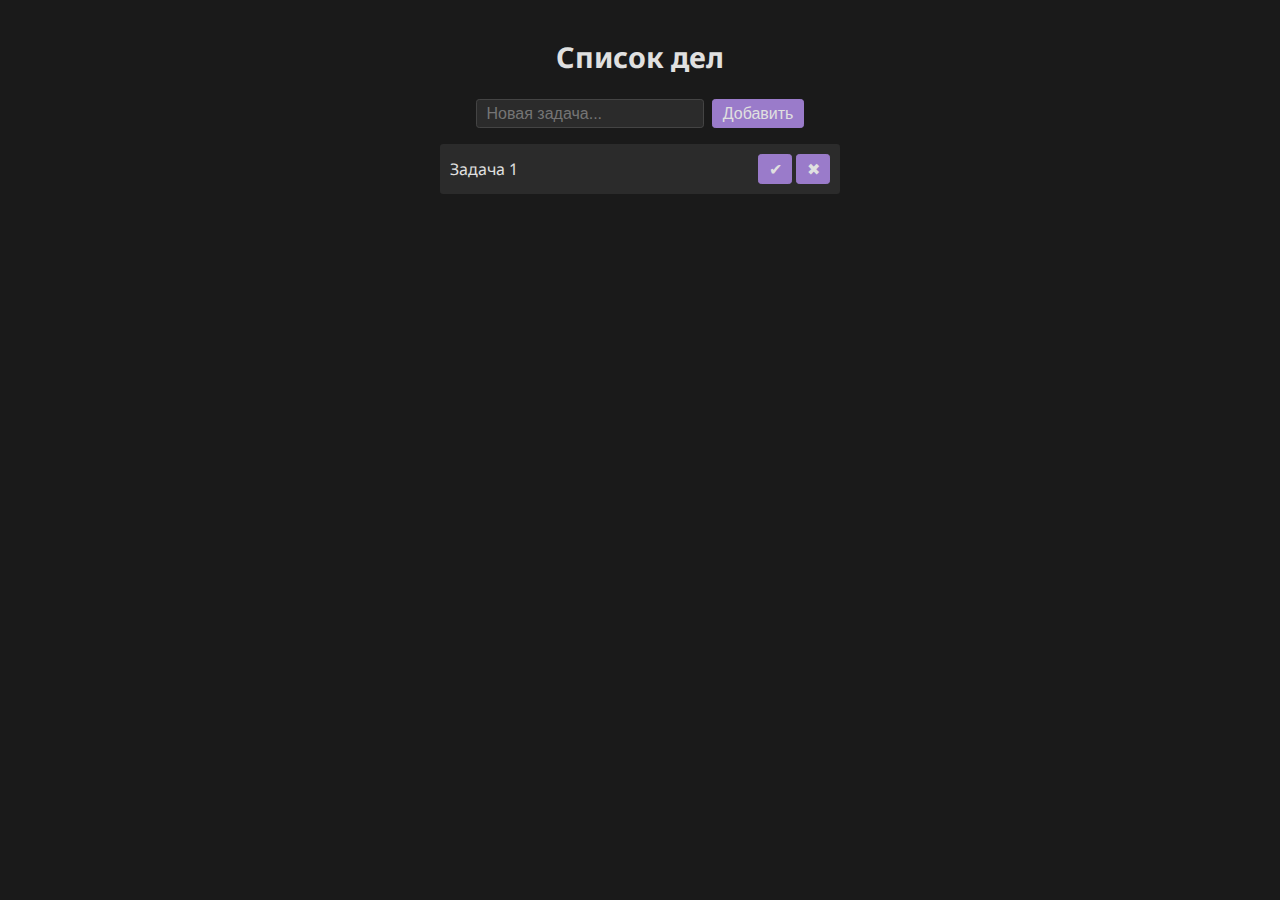
<file: дом7.1/homework7.html>
<!DOCTYPE html>
<html lang="ru">
  <head>
    <meta charset="UTF-8" />
    <meta name="viewport" content="width=device-width, initial-scale=1.0" />
    <title>Todo</title>
    <link rel="stylesheet" href="./homework7.css" />
    <script defer src="./homework7.js"></script>
  </head>
  <body>
    <div class="app">
      <h1 class="title">Список дел</h1>
      <form class="form">
        <input class="input" type="text" name="new-todo" placeholder="Новая задача..." autocomplete="off" required />
        <button type="submit" class="button-create button">Добавить</button>
      </form>
      <ul class="todos">
        <li class="todo">
          <div class="todo-text">Задача 1</div>
          <div class="todo-actions">
            <button class="button-complete button">&#10004;</button>
            <button class="button-delete button">&#10006;</button>
          </div>
        </li>
      </ul>
    </div>
  </body>
</html>
</file>
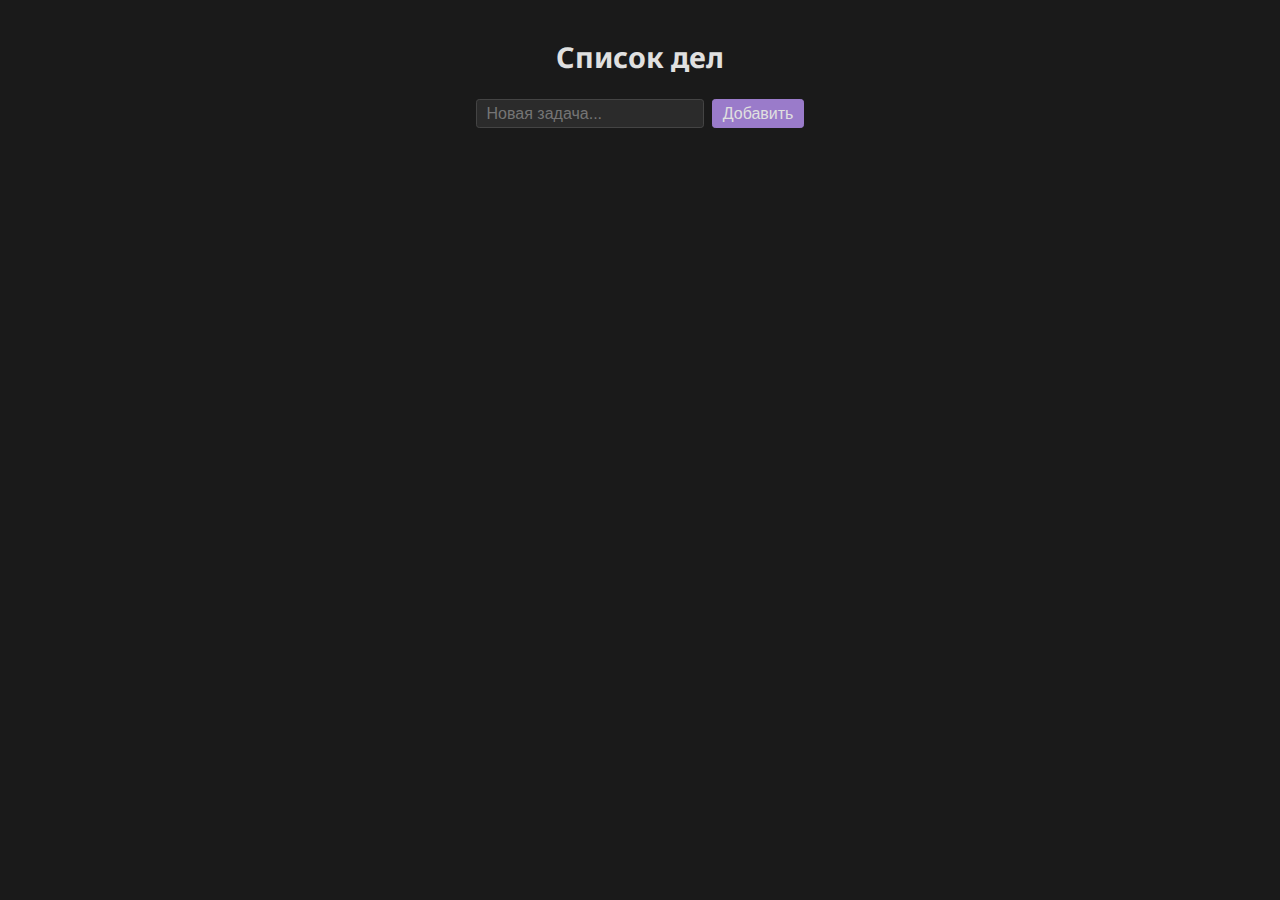
<file: дом7.2/homework7.html>
<!DOCTYPE html>
<html lang="ru">
  <head>
    <meta charset="UTF-8" />
    <meta name="viewport" content="width=device-width, initial-scale=1.0" />
    <title>Todo</title>
    <link rel="stylesheet" href="./homework7.css" />
    <script defer src="./homework7.js"></script>
  </head>
  <body>
    <div class="app">
      <h1 class="title">Список дел</h1>
      <form class="form">
        <input class="input" type="text" name="new-todo" placeholder="Новая задача..." autocomplete="off" required />
        <button type="submit" class="button-create button">Добавить</button>
      </form>
      <ul class="todos"></ul>
    </div>
  </body>
</html>
</file>
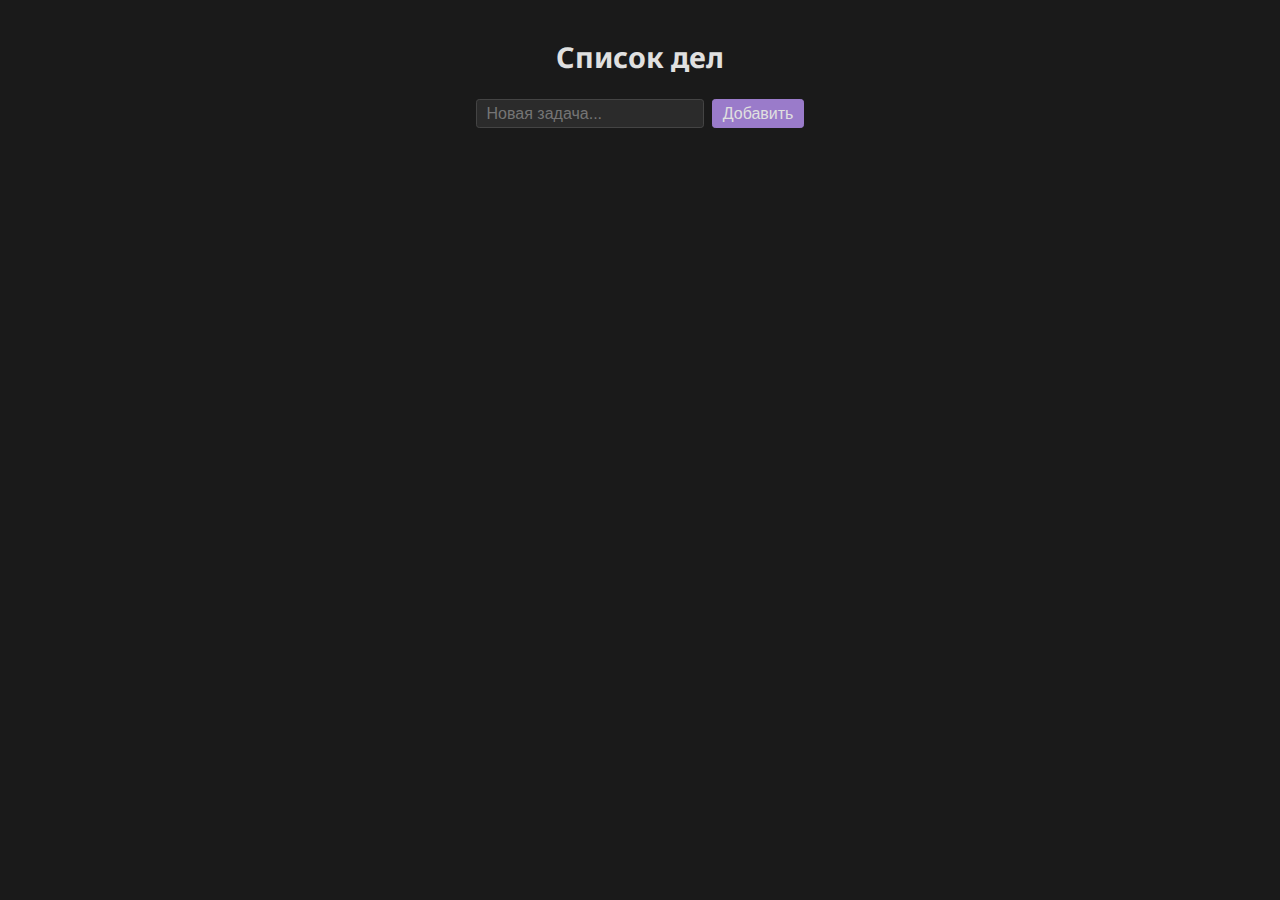
<file: дом7.3/homework7.html>
<!DOCTYPE html>
<html lang="ru">
  <head>
    <meta charset="UTF-8" />
    <meta name="viewport" content="width=device-width, initial-scale=1.0" />
    <title>Todo</title>
    <link rel="stylesheet" href="./homework7.css" />
    <script src="./js/homework7.js" type="module"></script>
  </head>
  <body>
    <div class="app">
      <h1 class="title">Список дел</h1>
      <form class="form">
        <input class="input" type="text" name="new-todo" placeholder="Новая задача..." autocomplete="off" required />
        <button type="submit" class="button-create button">Добавить</button>
      </form>
      <ul class="todos"></ul>
    </div>
  </body>
</html>
</file>
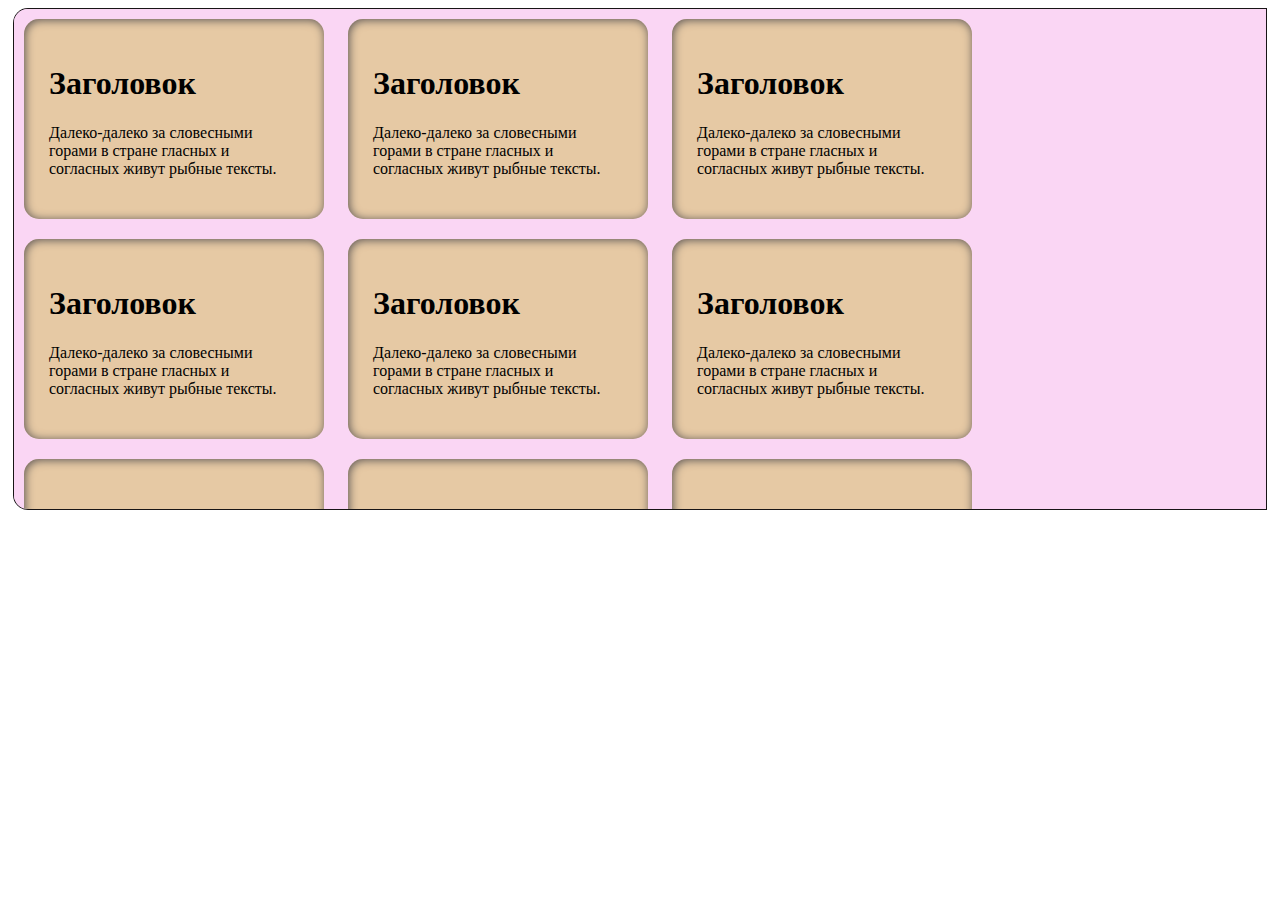
<file: урок 36/lesson36.html>
<!DOCTYPE html>
<html lang="ru">
<head>
  <meta charset="UTF-8">
  <meta name="viewport" content="width=device-width, initial-scale=1.0">
  <link rel="stylesheet" href="lesson36style.css">
  <title>lesson36</title>
</head>
<body>
  <div class="bigbox">
    <div class="minibox">
      <h1>Заголовок</h1>
      <p>Далеко-далеко за словесными горами в стране гласных и согласных живут рыбные тексты.</p>
    </div>
    
    <div class="minibox">
      <h1>Заголовок</h1>
      <p>Далеко-далеко за словесными горами в стране гласных и согласных живут рыбные тексты.</p>
    </div>
    
    <div class="minibox">
      <h1>Заголовок</h1>
      <p>Далеко-далеко за словесными горами в стране гласных и согласных живут рыбные тексты.</p>
    </div>
    
    <div class="minibox">
      <h1>Заголовок</h1>
      <p>Далеко-далеко за словесными горами в стране гласных и согласных живут рыбные тексты.</p>
    </div>
    
    <div class="minibox">
      <h1>Заголовок</h1>
      <p>Далеко-далеко за словесными горами в стране гласных и согласных живут рыбные тексты.</p>
    </div>
    
    <div class="minibox">
      <h1>Заголовок</h1>
      <p>Далеко-далеко за словесными горами в стране гласных и согласных живут рыбные тексты.</p>
    </div>
    
    <div class="minibox">
      <h1>Заголовок</h1>
      <p>Далеко-далеко за словесными горами в стране гласных и согласных живут рыбные тексты.</p>
    </div>
    
    <div class="minibox">
      <h1>Заголовок</h1>
      <p>Далеко-далеко за словесными горами в стране гласных и согласных живут рыбные тексты.</p>
    </div>
    
    <div class="minibox">
      <h1>Заголовок</h1>
      <p>Далеко-далеко за словесными горами в стране гласных и согласных живут рыбные тексты.</p>
    </div>
    
    <div class="minibox">
      <h1>Заголовок</h1>
      <p>Далеко-далеко за словесными горами в стране гласных и согласных живут рыбные тексты.</p>
    </div>
    
    <div class="minibox">
      <h1>Заголовок</h1>
      <p>Далеко-далеко за словесными горами в стране гласных и согласных живут рыбные тексты.</p>
    </div>
    
  </div>
</body>
</html>
</file>
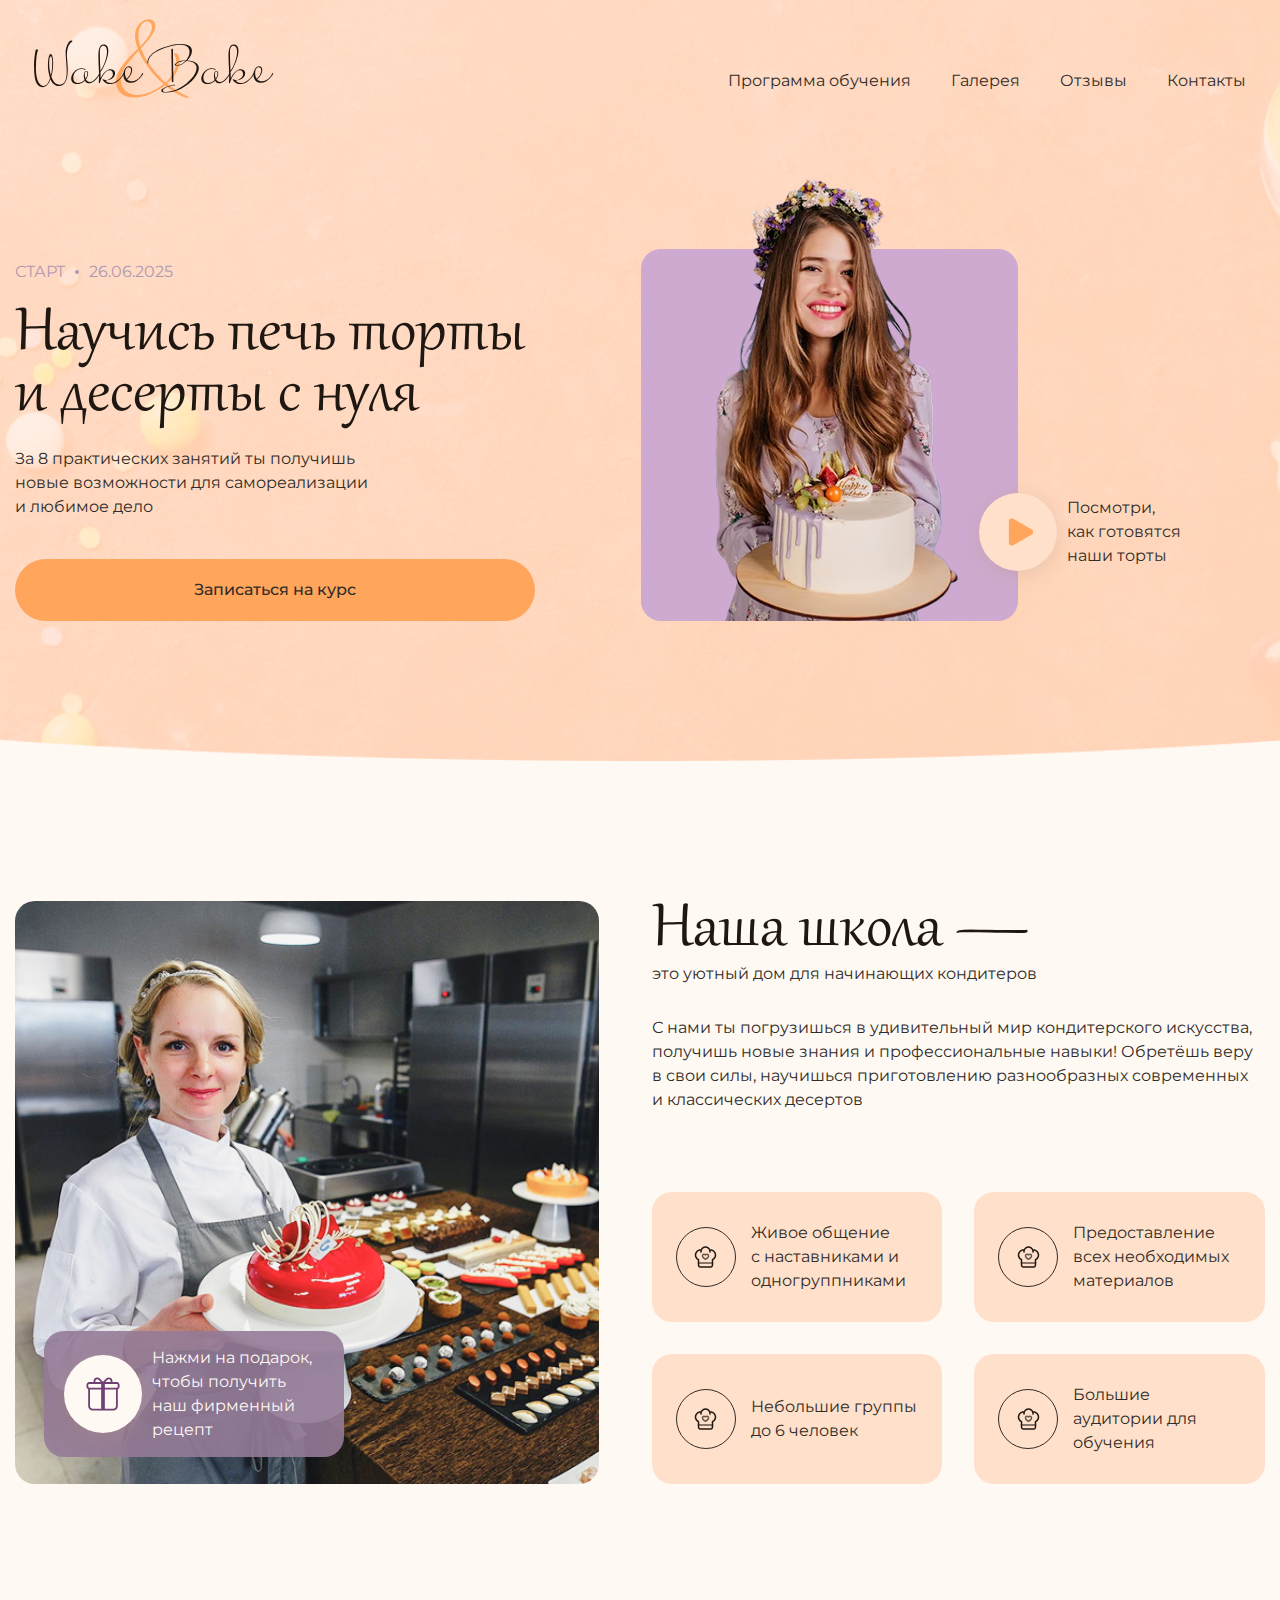
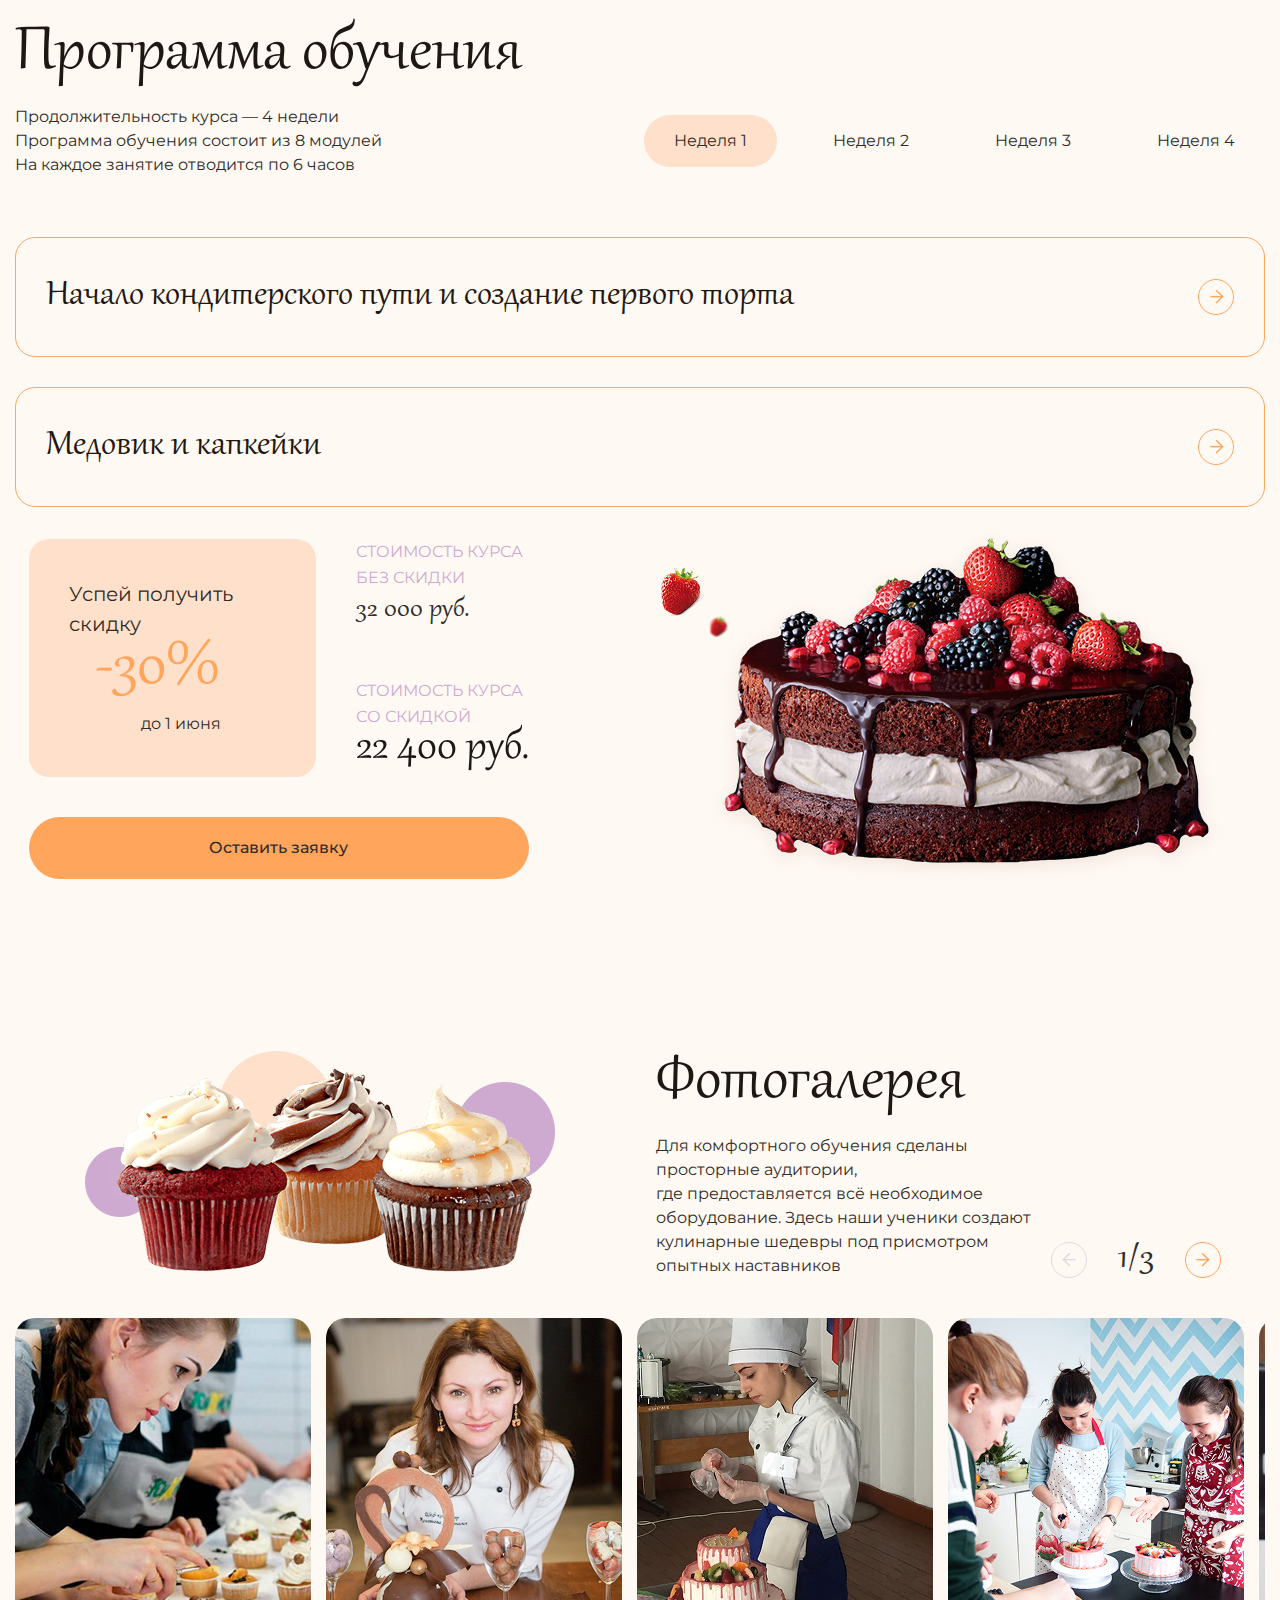
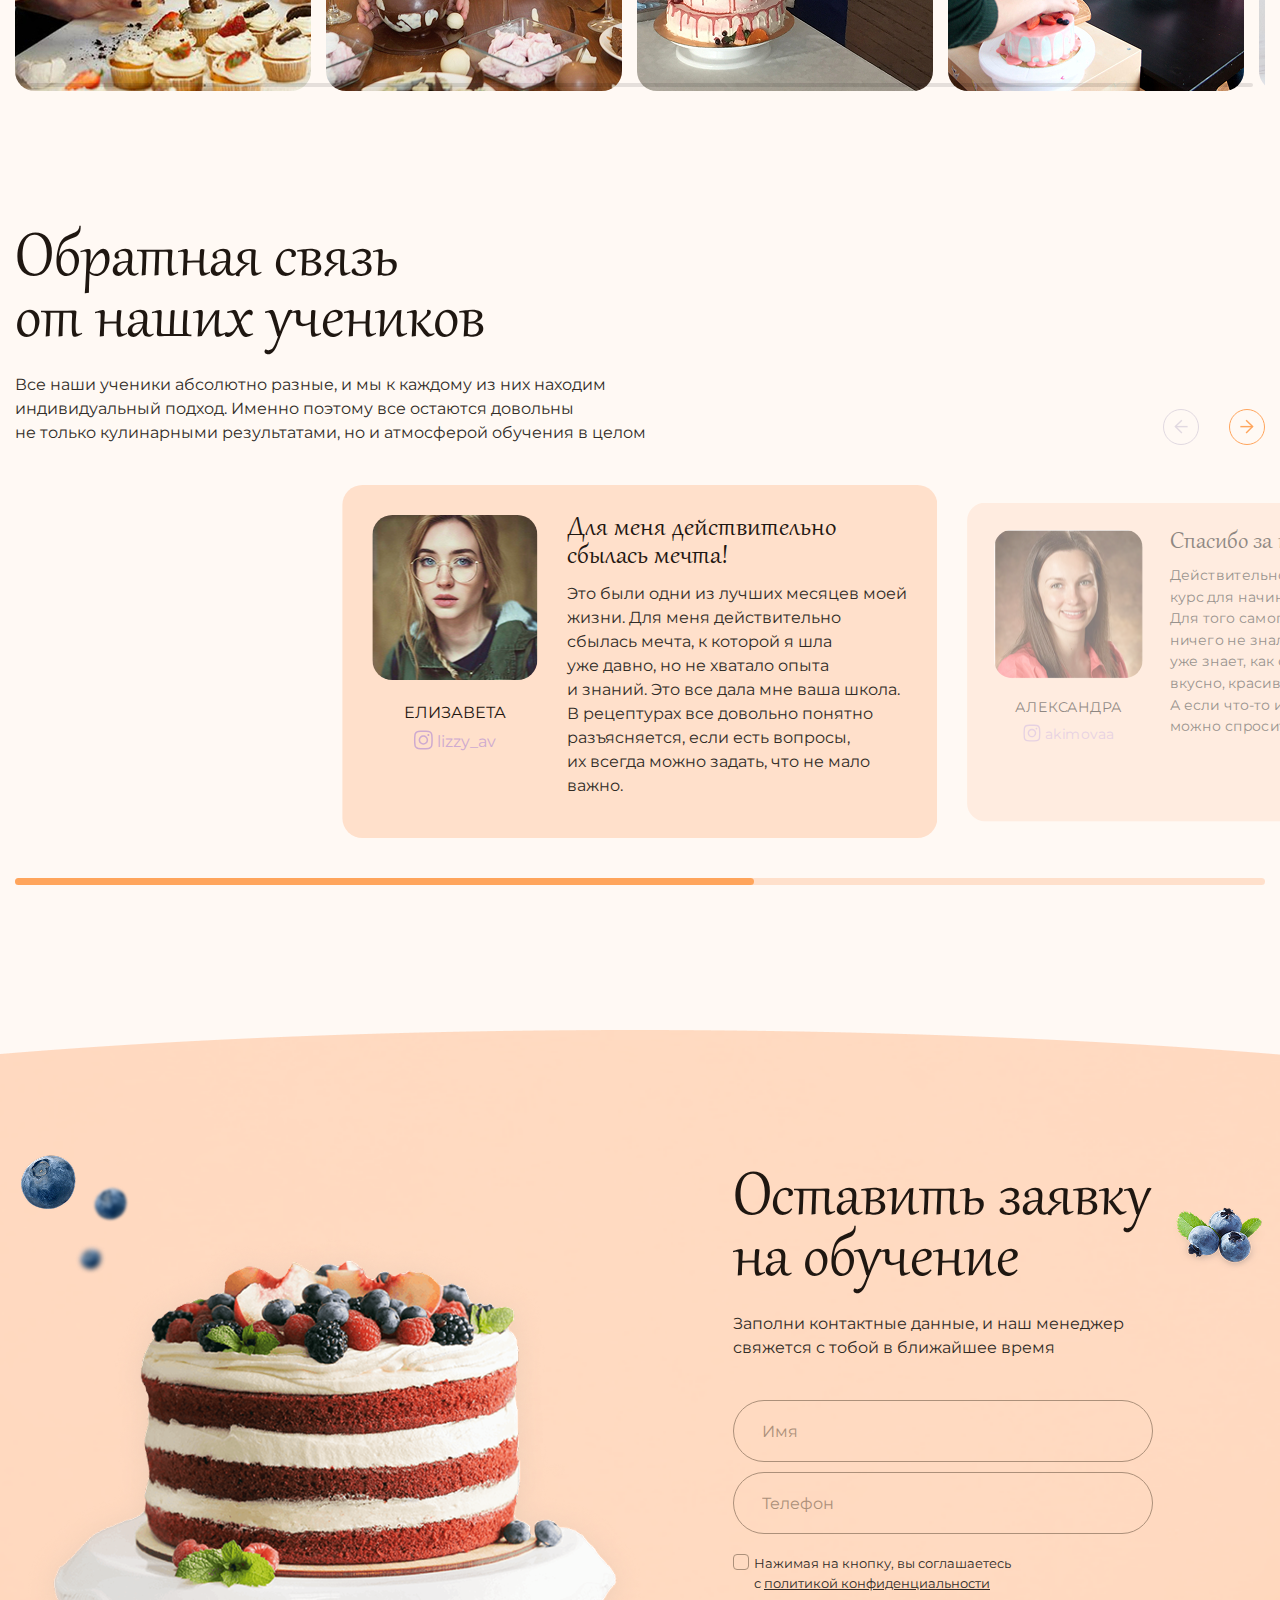
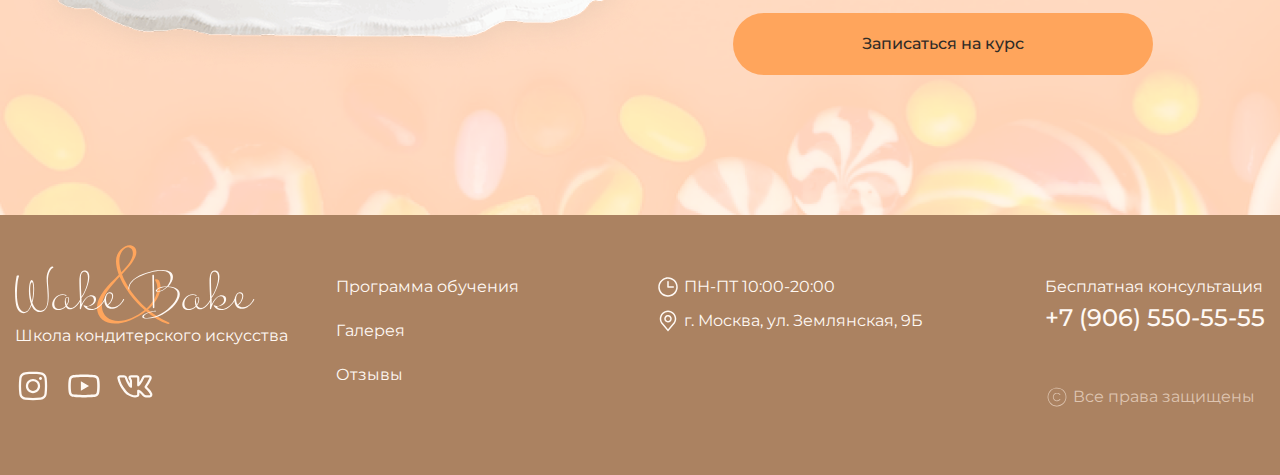
<file: wake-bake/wake-bake/wake-bake.html>
<!DOCTYPE html>
<html lang="ru">

<head>
  <meta charset="UTF-8">
  <meta http-equiv="X-UA-Compatible" content="IE=edge">
  <meta name="viewport" content="width=device-width, initial-scale=1.0">
  <title>Wake & Bake</title>
  <link rel="stylesheet" href="../css/swiper-bundle.min.css">
  <link rel="stylesheet" href="../css/style.css">
</head>

<body class="body">
  <div class="wrapper">
    <header class="header">
      <div class="header__top">
        <div class="container">
          <div class="header__top-inner">
            <!-- Потому что нужно создать флексбокс, поэтому этот иннер нужен -->
            <a class="header__logo" href="/">
              <img src="../img/icons/icon-wb-dark.svg" alt="Логотип"></a>
            <nav class="nav">
              <ul class="nav__list">
                <li class="nav__item">
                  <a href="#program" class="nav__link">Программа обучения</a>
                </li>
                <li class="nav__item">
                  <a href="#gallery" class="nav__link">Галерея</a>
                </li>
                <li class="nav__item">
                  <a href="#testimonials" class="nav__link">Отзывы</a>
                </li>
                <li class="nav__item">
                  <a href="#contact" class="nav__link">Контакты</a>
                </li>
              </ul>
            </nav>
            <a class="burger-icon" href="#">
              <span></span>
            </a>
          </div>
        </div>
      </div>
      <section class="hero">
        <div class="container">
          <div class="hero__inner">
            <div class="hero__content">
              <div class="hero__info">
                <span>Старт</span>
                <span>26.06.2025</span>
              </div>
              <h1 class="hero__title title">Научись печь торты и десерты с нуля</h1>
              <p class="hero__text">За 8 практических занятий ты получишь новые возможности для самореализации и любимое
                дело</p>
              <div class="hero__img-control hero__img-control--mobile">
                <a class="hero__img-button" data-fslightbox href="../media/cake.mp4">
                  <img src="../img/icons/Polygon1.png" alt="">
                </a>
                Посмотри, как готовятся наши торты
              </div>
              <a href="#contact" class="hero__button button">Записаться на курс</a>
            </div>
            <div class="hero__img">
              <img src="../img/content/welcome-photo.png" alt="Девушка с тортом">
              <div class="hero__img-control">
                <a class="hero__img-button" data-fslightbox href="../media/cake.mp4">
                  <img src="../img/icons/Polygon1.png" alt="">
                </a>
                Посмотри, как готовятся наши торты
              </div>
            </div>
          </div>
        </div>
      </section>
    </header>
    <main class="main">
      <section class="main__about about">
        <div class="container">
          <div class="about__inner">
            <div class="about__img">
              <img src="../img/content/about-photo.png" alt="Женщина с тортом">
              <div class="about__img-control">
                <a class="about__img-button" href="#">
                  <img src="../img/icons/icon-gift.svg" alt="">
                </a>
                <p class="about__img-control-text">Нажми на подарок, чтобы получить наш фирменный рецепт</p>
              </div>
            </div>
            <div class="about__body">
              <div class="about__heading">
                <h2 class="about__title title">Наша школа —</h2>
                <p class="about__title-text"> это уютный дом для начинающих кондитеров</p>
              </div>
              <p class="about__text">С нами ты погрузишься в удивительный мир кондитерского искусства, получишь новые
                знания и профессиональные навыки! Обретёшь веру в свои силы, научишься приготовлению разнообразных
                современных и классических десертов</p>
            </div>
            <ul class="about__grid">
              <li class="about__grid-item">
                <div class="about__grid-img">
                  <img src="../img/icons/icon-chef-hat.svg" alt="">
                </div>
                <p class="about__grid-text">
                  Живое общение с наставниками и одногруппниками
                </p>
              </li>
              <li class="about__grid-item">
                <div class="about__grid-img">
                  <img src="../img/icons/icon-chef-hat.svg" alt="">
                </div>
                <p class="about__grid-text">
                  Предоставление всех необходимых материалов
                </p>
              </li>
              <li class="about__grid-item">
                <div class="about__grid-img">
                  <img src="../img/icons/icon-chef-hat.svg" alt="">
                </div>
                <p class="about__grid-text">
                  Небольшие группы до 6 человек
                </p>
              </li>
              <li class="about__grid-item">
                <div class="about__grid-img">
                  <img src="../img/icons/icon-chef-hat.svg" alt="">
                </div>
                <p class="about__grid-text">
                  Большие аудитории для обучения
                </p>
              </li>
            </ul>
          </div>
        </div>
      </section>
      <section class="main__program program" id="program">
        <div class="container">
          <h2 class="program__title title">Программа обучения</h2>
          <div class="program__top">
            <p class="program__text">Продолжительность курса — 4 недели <br> Программа обучения состоит из 8 модулей
              <br>На каждое занятие отводится по 6 часов
            </p>
            <ul class="tab-controls">
              <li class="tab-controls__item">
                <a href="#tab1" class="tab-controls__link tab-controls__link--active">Неделя 1</a>
              </li>
              <li class="tab-controls__item">
                <a href="#tab2" class="tab-controls__link">Неделя 2</a>
              </li>
              <li class="tab-controls__item">
                <a href="#tab3" class="tab-controls__link">Неделя 3</a>
              </li>
              <li class="tab-controls__item">
                <a href="#tab4" class="tab-controls__link">Неделя 4</a>
              </li>
            </ul>
          </div>
          <div class="program__tab-content tab-content tab-content--show" id="tab1">
            <ul class="accordion-list">
              <li class="accordion-list__item">
                <a class="accordion-list__control" href="#">
                  <h3 class="accordion-list__control-title">Начало кондитерского пути и создание первого торта</h3>
                  <div class="accordion-list__control-icon">
                    <svg width="14" height="15" viewBox="0 0 14 15" fill="none" xmlns="http://www.w3.org/2000/svg">
                      <path
                        d="M5.61615 13.6006L11.5922 7.62462L5.61615 1.64863L6.62416 0.640625L13.6082 7.62462L6.62416 14.6086L5.61615 13.6006Z"
                        fill="#FFA55C" />
                      <path d="M12.5999 6.9043V8.3443L0.359854 8.3443V6.9043L12.5999 6.9043Z" fill="#FFA55C" />
          </svg>
                  </div>
                </a>
                <div class="accordion-list__content">
                  <div class="accordion-content">
                    <div class="accordion-content__col">
                      <h6 class="accordion-content__title">Теория:</h6>
                      <ul class="accordion-content__list">
                        <li class="accordion-content__item">
                          <div class="accordion-content__icon">
                            <img src="../img/icons/icon-chef-hat-duotone.svg" alt="">
                          </div>
                          Организация рабочего места
                        </li>
                        <li class="accordion-content__item">
                          <div class="accordion-content__icon">
                            <img src="../img/icons/icon-chef-hat-duotone.svg" alt="">
                          </div>
                          Подготовка необходимого инвентаря
                        </li>
                        <li class="accordion-content__item">
                          <div class="accordion-content__icon">
                            <img src="../img/icons/icon-chef-hat-duotone.svg" alt="">
                          </div>
                          Выбор необходимых продуктов
                        </li>
                        <li class="accordion-content__item">
                          <div class="accordion-content__icon">
                            <img src="../img/icons/icon-chef-hat-duotone.svg" alt="">
                          </div>
                          Советы по закупке необходимых продуктов и инвентаря
                        </li>
                        <li class="accordion-content__item">
                          <div class="accordion-content__icon">
                            <img src="../img/icons/icon-chef-hat-duotone.svg" alt="">
                          </div>
                          Обзор хранения и заготовки сырья
                        </li>
                      </ul>
                    </div>
                    <div class="accordion-content__col">
                      <h6 class="accordion-content__title">Практика:</h6>
                      <p class="accordion-content__text">Испечёшь морковный торт с солёной карамелью</p>
                    </div>
                  </div>
                </div>
              </li>
              <li class="accordion-list__item">
                <a class="accordion-list__control" href="#">
                  <h3 class="accordion-list__control-title">Медовик и капкейки</h3>
                  <div class="accordion-list__control-icon">
                    <svg width="14" height="15" viewBox="0 0 14 15" fill="none" xmlns="http://www.w3.org/2000/svg">
                      <path
                        d="M5.61615 13.6006L11.5922 7.62462L5.61615 1.64863L6.62416 0.640625L13.6082 7.62462L6.62416 14.6086L5.61615 13.6006Z"
                        fill="#FFA55C" />
                      <path d="M12.5999 6.9043V8.3443L0.359854 8.3443V6.9043L12.5999 6.9043Z" fill="#FFA55C" />
          </svg>
                  </div>
                </a>
                <div class="accordion-list__content">
                  <div class="accordion-content">
                    <div class="accordion-content__col">
                      <h6 class="accordion-content__title">Теория:</h6>
                      <ul class="accordion-content__list">
                        <li class="accordion-content__item">
                          <div class="accordion-content__icon">
                            <img src="../img/icons/icon-chef-hat-duotone.svg" alt="">
                          </div>
                          Приготовление и украшение капкейков
                        </li>
                        <li class="accordion-content__item">
                          <div class="accordion-content__icon">
                            <img src="../img/icons/icon-chef-hat-duotone.svg" alt="">
                          </div>
                          Изготовление крема и конфи
                        </li>
                        <li class="accordion-content__item">
                          <div class="accordion-content__icon">
                            <img src="../img/icons/icon-chef-hat-duotone.svg" alt="">
                          </div>
                          Приготовление медовых коржей для торта
                        </li>
                        <li class="accordion-content__item">
                          <div class="accordion-content__icon">
                            <img src="../img/icons/icon-chef-hat-duotone.svg" alt="">
                          </div>
                          Пропитка коржей и сборка торта
                        </li>
                      </ul>
                    </div>
                    <div class="accordion-content__col">
                      <h6 class="accordion-content__title">Практика:</h6>
                      <p class="accordion-content__text">Испечёшь капкейки, приготовишь крем и конфи, а также сделаешь
                        своё первое пирожное — медовик</p>
                    </div>
                  </div>
                </div>
              </li>
            </ul>
          </div>
          <div class="program__tab-content tab-content" id="tab2">
            <ul class="accordion-list">
              <li class="accordion-list__item">
                <a class="accordion-list__control" href="#">
                  <h3 class="accordion-list__control-title">Песочное тесто и чизкейк</h3>
                  <div class="accordion-list__control-icon">
                    <svg width="14" height="15" viewBox="0 0 14 15" fill="none" xmlns="http://www.w3.org/2000/svg">
                      <path
                        d="M5.61615 13.6006L11.5922 7.62462L5.61615 1.64863L6.62416 0.640625L13.6082 7.62462L6.62416 14.6086L5.61615 13.6006Z"
                        fill="#FFA55C" />
                      <path d="M12.5999 6.9043V8.3443L0.359854 8.3443V6.9043L12.5999 6.9043Z" fill="#FFA55C" />
          </svg>
                  </div>
                </a>
                <div class="accordion-list__content">
                  <div class="accordion-content">
                    <div class="accordion-content__col">
                      <h6 class="accordion-content__title">Теория:</h6>
                      <ul class="accordion-content__list">
                        <li class="accordion-content__item">
                          <div class="accordion-content__icon">
                            <img src="../img/icons/icon-chef-hat-duotone.svg" alt="">
                          </div>
                          Приготовление песочного теста
                        </li>
                        <li class="accordion-content__item">
                          <div class="accordion-content__icon">
                            <img src="../img/icons/icon-chef-hat-duotone.svg" alt="">
                          </div>
                          Тонкости в приготовлении меренги
                        </li>
                        <li class="accordion-content__item">
                          <div class="accordion-content__icon">
                            <img src="../img/icons/icon-chef-hat-duotone.svg" alt="">
                          </div>
                          Изготовление заварного крема
                        </li>
                        <li class="accordion-content__item">
                          <div class="accordion-content__icon">
                            <img src="../img/icons/icon-chef-hat-duotone.svg" alt="">
                          </div>
                          Выпечка тарталеток
                        </li>
                        <li class="accordion-content__item">
                          <div class="accordion-content__icon">
                            <img src="../img/icons/icon-chef-hat-duotone.svg" alt="">
                          </div>
                          Приготовление нежного чизкейка
                        </li>
                      </ul>
                    </div>
                    <div class="accordion-content__col">
                      <h6 class="accordion-content__title">Практика:</h6>
                      <p class="accordion-content__text">Приготовишь меренги, сделаешь заварной крем для тарталеток
                        и испечёшь свой первый чизкейк</p>
                    </div>
                  </div>
                </div>
              </li>
              <li class="accordion-list__item">
                <a class="accordion-list__control" href="#">
                  <h3 class="accordion-list__control-title">Бисквиты</h3>
                  <div class="accordion-list__control-icon">
                    <svg width="14" height="15" viewBox="0 0 14 15" fill="none" xmlns="http://www.w3.org/2000/svg">
                      <path
                        d="M5.61615 13.6006L11.5922 7.62462L5.61615 1.64863L6.62416 0.640625L13.6082 7.62462L6.62416 14.6086L5.61615 13.6006Z"
                        fill="#FFA55C" />
                      <path d="M12.5999 6.9043V8.3443L0.359854 8.3443V6.9043L12.5999 6.9043Z" fill="#FFA55C" />
          </svg>
                  </div>
                </a>
                <div class="accordion-list__content">
                  <div class="accordion-content">
                    <div class="accordion-content__col">
                      <h6 class="accordion-content__title">Теория:</h6>
                      <ul class="accordion-content__list">
                        <li class="accordion-content__item">
                          <div class="accordion-content__icon">
                            <img src="../img/icons/icon-chef-hat-duotone.svg" alt="">
                          </div>
                          Тонкости выпечки бисквитов
                        </li>
                        <li class="accordion-content__item">
                          <div class="accordion-content__icon">
                            <img src="../img/icons/icon-chef-hat-duotone.svg" alt="">
                          </div>
                          Приготовление ванильного бисквита
                        </li>
                        <li class="accordion-content__item">
                          <div class="accordion-content__icon">
                            <img src="../img/icons/icon-chef-hat-duotone.svg" alt="">
                          </div>
                          Приготовление фисташкового бисквита
                        </li>
                        <li class="accordion-content__item">
                          <div class="accordion-content__icon">
                            <img src="../img/icons/icon-chef-hat-duotone.svg" alt="">
                          </div>
                          Приготовление шоколадного бисквита
                        </li>
                      </ul>
                    </div>
                    <div class="accordion-content__col">
                      <h6 class="accordion-content__title">Практика:</h6>
                      <p class="accordion-content__text">Отработаешь выпечку трёх бисквитов для будущих тортов</p>
                    </div>
                  </div>
                </div>
              </li>
            </ul>
          </div>
          <div class="program__tab-content tab-content" id="tab3">
            <ul class="accordion-list">
              <li class="accordion-list__item">
                <a class="accordion-list__control" href="#">
                  <h3 class="accordion-list__control-title">Дрожжевое тесто</h3>
                  <div class="accordion-list__control-icon">
                    <svg width="14" height="15" viewBox="0 0 14 15" fill="none" xmlns="http://www.w3.org/2000/svg">
                      <path
                        d="M5.61615 13.6006L11.5922 7.62462L5.61615 1.64863L6.62416 0.640625L13.6082 7.62462L6.62416 14.6086L5.61615 13.6006Z"
                        fill="#FFA55C" />
                      <path d="M12.5999 6.9043V8.3443L0.359854 8.3443V6.9043L12.5999 6.9043Z" fill="#FFA55C" />
          </svg>
                  </div>
                </a>
                <div class="accordion-list__content">
                  <div class="accordion-content">
                    <div class="accordion-content__col">
                      <h6 class="accordion-content__title">Теория:</h6>
                      <ul class="accordion-content__list">
                        <li class="accordion-content__item">
                          <div class="accordion-content__icon">
                            <img src="../img/icons/icon-chef-hat-duotone.svg" alt="">
                          </div>
                          Технология приготовления дрожжевого теста: тонкости и советы
                        </li>
                        <li class="accordion-content__item">
                          <div class="accordion-content__icon">
                            <img src="../img/icons/icon-chef-hat-duotone.svg" alt="">
                          </div>
                          Приготовление песочного теста
                        </li>
                        <li class="accordion-content__item">
                          <div class="accordion-content__icon">
                            <img src="../img/icons/icon-chef-hat-duotone.svg" alt="">
                          </div>
                          Рецептурные нюансы
                        </li>
                      </ul>
                    </div>
                    <div class="accordion-content__col">
                      <h6 class="accordion-content__title">Практика:</h6>
                      <p class="accordion-content__text">Приготовишь заготовку для торта</p>
                    </div>
                  </div>
                </div>
              </li>
              <li class="accordion-list__item">
                <a class="accordion-list__control" href="#">
                  <h3 class="accordion-list__control-title">Работа с кремами</h3>
                  <div class="accordion-list__control-icon">
                    <svg width="14" height="15" viewBox="0 0 14 15" fill="none" xmlns="http://www.w3.org/2000/svg">
                      <path
                        d="M5.61615 13.6006L11.5922 7.62462L5.61615 1.64863L6.62416 0.640625L13.6082 7.62462L6.62416 14.6086L5.61615 13.6006Z"
                        fill="#FFA55C" />
                      <path d="M12.5999 6.9043V8.3443L0.359854 8.3443V6.9043L12.5999 6.9043Z" fill="#FFA55C" />
          </svg>
                  </div>
                </a>
                <div class="accordion-list__content">
                  <div class="accordion-content">
                    <div class="accordion-content__col">
                      <h6 class="accordion-content__title">Теория:</h6>
                      <ul class="accordion-content__list">
                        <li class="accordion-content__item">
                          <div class="accordion-content__icon">
                            <img src="../img/icons/icon-chef-hat-duotone.svg" alt="">
                          </div>
                          Приготовление кремов: ганаши, кремю
                        </li>
                        <li class="accordion-content__item">
                          <div class="accordion-content__icon">
                            <img src="../img/icons/icon-chef-hat-duotone.svg" alt="">
                          </div>
                          Создание заварного теста
                        </li>
                        <li class="accordion-content__item">
                          <div class="accordion-content__icon">
                            <img src="../img/icons/icon-chef-hat-duotone.svg" alt="">
                          </div>
                          Приготовление профитролей и нескольких видов кремов
                        </li>
                      </ul>
                    </div>
                    <div class="accordion-content__col">
                      <h6 class="accordion-content__title">Практика:</h6>
                      <p class="accordion-content__text">Приготовишь профитроли и несколько видов кремов</p>
                    </div>
                  </div>
                </div>
              </li>
            </ul>
          </div>
          <div class="program__tab-content tab-content" id="tab4">
            <ul class="accordion-list">
              <li class="accordion-list__item">
                <a class="accordion-list__control" href="#">
                  <h3 class="accordion-list__control-title">Mille-feuille, или Наполеон</h3>
                  <div class="accordion-list__control-icon">
                    <svg width="14" height="15" viewBox="0 0 14 15" fill="none" xmlns="http://www.w3.org/2000/svg">
                      <path
                        d="M5.61615 13.6006L11.5922 7.62462L5.61615 1.64863L6.62416 0.640625L13.6082 7.62462L6.62416 14.6086L5.61615 13.6006Z"
                        fill="#FFA55C" />
                      <path d="M12.5999 6.9043V8.3443L0.359854 8.3443V6.9043L12.5999 6.9043Z" fill="#FFA55C" />
          </svg>
                  </div>
                </a>
                <div class="accordion-list__content">
                  <div class="accordion-content">
                    <div class="accordion-content__col">
                      <h6 class="accordion-content__title">Теория:</h6>
                      <ul class="accordion-content__list">
                        <li class="accordion-content__item">
                          <div class="accordion-content__icon">
                            <img src="../img/icons/icon-chef-hat-duotone.svg" alt="">
                          </div>
                          Приготовление слоёного теста
                        </li>
                        <li class="accordion-content__item">
                          <div class="accordion-content__icon">
                            <img src="../img/icons/icon-chef-hat-duotone.svg" alt="">
                          </div>
                          Рецептура и создание крема дипломат
                        </li>
                        <li class="accordion-content__item">
                          <div class="accordion-content__icon">
                            <img src="../img/icons/icon-chef-hat-duotone.svg" alt="">
                          </div>
                          Приготовление французского морковного десерта
                        </li>
                      </ul>
                    </div>
                    <div class="accordion-content__col">
                      <h6 class="accordion-content__title">Практика:</h6>
                      <p class="accordion-content__text">Испечёте торт «Наполеон» и приготовите необычный морковный
                        десерт</p>
                    </div>
                  </div>
                </div>
              </li>
              <li class="accordion-list__item">
                <a class="accordion-list__control" href="#">
                  <h3 class="accordion-list__control-title">Завершение курса</h3>
                  <div class="accordion-list__control-icon">
                    <svg width="14" height="15" viewBox="0 0 14 15" fill="none" xmlns="http://www.w3.org/2000/svg">
                      <path
                        d="M5.61615 13.6006L11.5922 7.62462L5.61615 1.64863L6.62416 0.640625L13.6082 7.62462L6.62416 14.6086L5.61615 13.6006Z"
                        fill="#FFA55C" />
                      <path d="M12.5999 6.9043V8.3443L0.359854 8.3443V6.9043L12.5999 6.9043Z" fill="#FFA55C" />
          </svg>
                  </div>
                </a>
                <div class="accordion-list__content">
                  <div class="accordion-content">
                    <div class="accordion-content__col">
                      <h6 class="accordion-content__title">Теория:</h6>
                      <ul class="accordion-content__list">
                        <li class="accordion-content__item">
                          <div class="accordion-content__icon">
                            <img src="../img/icons/icon-chef-hat-duotone.svg" alt="">
                          </div>
                          Работа кондитера на заказ
                        </li>
                        <li class="accordion-content__item">
                          <div class="accordion-content__icon">
                            <img src="../img/icons/icon-chef-hat-duotone.svg" alt="">
                          </div>
                          Применение знаний о технологии выпечки к другим рецептам
                        </li>
                        <li class="accordion-content__item">
                          <div class="accordion-content__icon">
                            <img src="../img/icons/icon-chef-hat-duotone.svg" alt="">
                          </div>
                          Разработка собственных рецептов
                        </li>
                      </ul>
                    </div>
                    <div class="accordion-content__col">
                      <h6 class="accordion-content__title">Практика:</h6>
                      <p class="accordion-content__text">Самостоятельно, без наставника испечёте торт на ваш выбор</p>
                    </div>
                  </div>
                </div>
              </li>
            </ul>
          </div>
          <div class="program__tab-content program__bottom">
            <div class="program__action">
              <div class="program__discount">
                Успей получить скидку
                <div class="program__discount-value">
                  -30%
                </div>
                <span>до 1 июня</span>
              </div>
              <div class="program__price">
                <div class="program__price-text">Стоимость курса без скидки</div>
                <div class="program__price-value">32 000 руб.</div>
              </div>
              <div class="program__price">
                <div class="program__price-text">Стоимость курса со скидкой</div>
                <div class="program__price-value program__price-value--big">22 400 руб.</div>
              </div>
              <a href="#contact" class="program__button button">Оставить заявку</a>
            </div>
            <div class="program__img"><img src="../img/decor/hero-cake.png" alt=""></div>
          </div>
        </div>
      </section>
      <section class="main__gallery gallery" id="gallery">
        <div class="container">
          <div class="gallery__inner">
            <div class="gallery__img">
              <img src="../img/decor/hero-cupcakes.png" alt="">
            </div>
            <div class="gallery__content">
              <div class="gallery__info">
                <h2 class="gallery__title title">Фотогалерея</h2>
                <p class="gallery__text">Для комфортного обучения сделаны просторные аудитории, где предоставляется
                  всё необходимое оборудование. Здесь наши ученики создают кулинарные шедевры под присмотром опытных
                  наставников</p>
              </div>
              <div class="gallery__nav">
                <button class="gallery__prev" type="button">
                  <svg width="14" height="15" viewBox="0 0 14 15" fill="none" xmlns="http://www.w3.org/2000/svg">
                    <path
                      d="M8.35186 1.6484L2.37586 7.6244L8.35186 13.6004L7.34386 14.6084L0.359863 7.6244L7.34386 0.640398L8.35186 1.6484Z"
                      fill="#FFA55C" />
                    <path d="M1.36816 8.34473L1.36816 6.90473L13.6082 6.90473V8.34473L1.36816 8.34473Z"
                      fill="#FFA55C" />
                  </svg>
                </button>
                <div class="gallery__pagination"></div>
                <button class="gallery__next" type="button"><svg width="14" height="15" viewBox="0 0 14 15" fill="none"
                    xmlns="http://www.w3.org/2000/svg">
                    <path
                      d="M5.61615 13.6006L11.5922 7.62462L5.61615 1.64863L6.62416 0.640625L13.6082 7.62462L6.62416 14.6086L5.61615 13.6006Z"
                      fill="#FFA55C" />
                    <path d="M12.5999 6.9043V8.3443L0.359854 8.3443V6.9043L12.5999 6.9043Z" fill="#FFA55C" />
                  </svg></button>
              </div>
            </div>
          </div>
          <div class="gallery__slider swiper">
            <!-- Additional required wrapper -->
            <div class="gallery__wrapper swiper-wrapper">
              <!-- Slides -->
              <a class="gallery__slide swiper-slide" data-fslightbox="gallery" href="../img/content/photogallery1.jpg">
                <img src="../img/content/photogallery1.jpg" alt="">
              </a>
              <a class="gallery__slide swiper-slide" data-fslightbox="gallery" href="../img/content/photogallery2.jpg">
                <img src="../img/content/photogallery2.jpg" alt="">
              </a>
              <a class="gallery__slide swiper-slide" data-fslightbox="gallery" href="../img/content/photogallery3.jpg">
                <img src="../img/content/photogallery3.jpg" alt="">
              </a>
              <a class="gallery__slide swiper-slide" data-fslightbox="gallery" href="../img/content/photogallery4.jpg">
                <img src="../img/content/photogallery4.jpg" alt="">
              </a>
              <a class="gallery__slide swiper-slide" data-fslightbox="gallery" href="../img/content/photogallery5.jpg">
                <img src="../img/content/photogallery5.jpg" alt="">
              </a>
              <a class="gallery__slide swiper-slide" data-fslightbox="gallery" href="../img/content/photogallery6.jpg">
                <img src="../img/content/photogallery6.jpg" alt="">
              </a>
            </div>
            <div class="gallery__scrollbar swiper-scrollbar"></div>
          </div>
        </div>
      </section>
      <section class="main__testimonials testimonials" id="testimonials">
        <div class="container">
          <div class="testimonials__inner">
            <div class="testimonials__info">
              <h2 class="testimonials__title title">Обратная связь от наших учеников</h2>
              <p class="testimonials__text">Все наши ученики абсолютно разные, и мы к каждому из них находим
                индивидуальный подход. Именно поэтому все остаются довольны не только кулинарными результатами,
                но и атмосферой обучения в целом</p>
            </div>
            <div class="testimonials__nav" >
              <button class="testimonials__prev" type="button">
                <svg width="14" height="15" viewBox="0 0 14 15" fill="none" xmlns="http://www.w3.org/2000/svg">
                  <path
                    d="M8.35186 1.6484L2.37586 7.6244L8.35186 13.6004L7.34386 14.6084L0.359863 7.6244L7.34386 0.640398L8.35186 1.6484Z"
                    fill="#FFA55C" />
                  <path d="M1.36816 8.34473L1.36816 6.90473L13.6082 6.90473V8.34473L1.36816 8.34473Z" fill="#FFA55C" />
                </svg>
              </button>
              <button class="testimonials__next" type="button"><svg width="14" height="15" viewBox="0 0 14 15"
                  fill="none" xmlns="http://www.w3.org/2000/svg">
                  <path
                    d="M5.61615 13.6006L11.5922 7.62462L5.61615 1.64863L6.62416 0.640625L13.6082 7.62462L6.62416 14.6086L5.61615 13.6006Z"
                    fill="#FFA55C" />
                  <path d="M12.5999 6.9043V8.3443L0.359854 8.3443V6.9043L12.5999 6.9043Z" fill="#FFA55C" />
                </svg></button>
            </div>
          </div>
          <div class="testimonials__slider swiper">
            <div class="testimonials__wrapper swiper-wrapper">
              <div class="testimonials__slide swiper-slide">
                <div class="testimonials__student">
                  <div class="testimonials__student-img">
                    <img src="../img/content/people1.jpg" alt="">
                  </div>
                  <div class="testimonials__student-name">Елизавета</div>
                  <div class="testimonials__student-inst">
                    <img src="../img/icons/icon-inst.svg" alt="">
                    lizzy_av
                  </div>
                </div>
                <blockquote class="testimonials__quote">
                  <span>
                    Для меня действительно сбылась мечта!
                  </span>
                  Это были одни из лучших месяцев моей жизни. Для меня действительно сбылась мечта, к которой я шла
                  уже давно, но не хватало опыта и знаний. Это все дала мне ваша школа. В рецептурах все довольно
                  понятно разъясняется, если есть вопросы, их всегда можно задать, что не мало важно.
                </blockquote>

              </div>
              <div class="testimonials__slide swiper-slide">
                <div class="testimonials__student">
                  <div class="testimonials__student-img">
                    <img src="../img/content/people2.jpg" alt="">
                  </div>
                  <div class="testimonials__student-name">Александра</div>
                  <div class="testimonials__student-inst">
                    <img src="../img/icons/icon-inst.svg" alt="">
                    akimovaa
                  </div>
                </div>
                <blockquote class="testimonials__quote">
                  <span>
                    Спасибо за курс!
                  </span>
                  Действительно понятный и доступный курс для начинающего кондитера. Для того самого, который
                  ничего-ничего не знал, не умел. А спустя месяц уже знает, как сделать так, чтобы было вкусно, красиво
                  и профессионально. А если что-то и непонятно, то всегда можно спросить и уточнить.
                </blockquote>
              </div>
              <div class="testimonials__slide swiper-slide">
                <div class="testimonials__student">
                  <div class="testimonials__student-img">
                    <img src="../img/content/people3.jpg" alt="">
                  </div>
                  <div class="testimonials__student-name">Игорь</div>
                  <div class="testimonials__student-inst">
                    <img src="../img/icons/icon-inst.svg" alt="">
                    igor_sverlovskii
                  </div>
                </div>
                <blockquote class="testimonials__quote">
                  <span>
                    Здесь я узнал много чего нового!
                  </span>
                  Спасибо большое Wake & Bake за такой курс! Здесь я узнал много чего нового для меня! Курс очень
                  хороший, захватывает самые актуальные темы для кондитера! Мне понравилось что всегда была поддержка
                  не только со стороны куратора но и таких же учеников-кондитеров как и я. Мне прям аж будет не хватать
                  всего этого.
                </blockquote>
              </div>
            </div>
            <div class="testimonials__scrollbar swiper-scrollbar"></div>
          </div>
        </div>
      </section>
      <section class="contact" id="contact">
        <div class="container">
          <div class="contact__inner">
            <div class="contact__img">
              <img src="../img/decor/goodbye-cake.png" alt="">
            </div>
            <div class="contact__body">
              <h2 class="contact__title title">Оставить заявку на обучение</h2>
              <p class="contact__text">Заполни контактные данные, и наш менеджер свяжется с тобой в ближайшее время</p>
              <form class="contact__form">
                <label class="contact__label field">
                  <input type="text" class="field_input" placeholder="Имя">
                  <span>Введите имя</span>
                </label>
                <input type="tel" class="contact__input" placeholder="Телефон">
                <label class="contact__check-label">
                  <input type="checkbox" class="contact__checkbox">
                  <span>Нажимая на кнопку, вы соглашаетесь с <a href="#" target="_blank">политикой конфиденциальности</a></span>
                </label>
                <button class="button" type="button">Записаться на курс</button>
              </form>
            </div>
          </div>
        </div>
      </section>
    </main>
    <footer class="footer">
      <div class="container">
        <div class="footer__inner">
          <div class="footer__col">
            <a href="#" class="footer_logo">
              <img src="../img/icons/icon-wb-light.svg" alt="Логотип">
            </a>
            <p class="footer__logo-text">Школа кондитерского искусства</p>
            <address class="socials">
              <ul class="socials__list">
                <li class="socials__item">
                  <a href="#" class="socials__link">
                    <svg width="36" height="36" viewBox="0 0 36 36" fill="none" xmlns="http://www.w3.org/2000/svg">
                      <path
                        d="M24 10.5C24 10.1022 24.158 9.72064 24.4393 9.43934C24.7206 9.15804 25.1022 9 25.5 9C25.8978 9 26.2794 9.15804 26.5607 9.43934C26.842 9.72064 27 10.1022 27 10.5C27 10.8978 26.842 11.2794 26.5607 11.5607C26.2794 11.842 25.8978 12 25.5 12C25.1022 12 24.7206 11.842 24.4393 11.5607C24.158 11.2794 24 10.8978 24 10.5Z"
                        fill="#FFF9F4" />
                      <path fill-rule="evenodd" clip-rule="evenodd"
                        d="M18 10.875C16.1103 10.875 14.2981 11.6257 12.9619 12.9619C11.6257 14.2981 10.875 16.1103 10.875 18C10.875 19.8897 11.6257 21.7019 12.9619 23.0381C14.2981 24.3743 16.1103 25.125 18 25.125C19.8897 25.125 21.7019 24.3743 23.0381 23.0381C24.3743 21.7019 25.125 19.8897 25.125 18C25.125 16.1103 24.3743 14.2981 23.0381 12.9619C21.7019 11.6257 19.8897 10.875 18 10.875ZM13.125 18C13.125 16.7071 13.6386 15.4671 14.5529 14.5529C15.4671 13.6386 16.7071 13.125 18 13.125C19.2929 13.125 20.5329 13.6386 21.4471 14.5529C22.3614 15.4671 22.875 16.7071 22.875 18C22.875 19.2929 22.3614 20.5329 21.4471 21.4471C20.5329 22.3614 19.2929 22.875 18 22.875C16.7071 22.875 15.4671 22.3614 14.5529 21.4471C13.6386 20.5329 13.125 19.2929 13.125 18Z"
                        fill="#FFF9F4" />
                      <path fill-rule="evenodd" clip-rule="evenodd"
                        d="M25.8871 4.24833C20.6451 3.66722 15.355 3.66722 10.1131 4.24833C7.09508 4.58583 4.65758 6.96333 4.30358 9.99633C3.68168 15.3132 3.68168 20.6845 4.30358 26.0013C4.65758 29.0343 7.09358 31.4118 10.1131 31.7493C15.3551 32.3298 20.6451 32.3298 25.8871 31.7493C28.9051 31.4118 31.3426 29.0343 31.6966 26.0013C32.3186 20.6845 32.3186 15.3132 31.6966 9.99633C31.3426 6.96333 28.9066 4.58583 25.8871 4.24833ZM10.3621 6.48333C15.4385 5.92064 20.5616 5.92064 25.6381 6.48333C27.6331 6.70833 29.2306 8.28183 29.4631 10.2588C30.0645 15.4013 30.0645 20.5964 29.4631 25.7388C29.3428 26.7064 28.8999 27.6052 28.2058 28.29C27.5118 28.9747 26.6072 29.4056 25.6381 29.5128C20.5616 30.0756 15.4385 30.0756 10.3621 29.5128C9.39299 29.4056 8.48836 28.9747 7.79432 28.29C7.10027 27.6052 6.65734 26.7064 6.53708 25.7388C5.93566 20.5964 5.93566 15.4013 6.53708 10.2588C6.65734 9.29127 7.10027 8.3925 7.79432 7.70771C8.48836 7.02292 9.39299 6.59059 10.3621 6.48333Z"
                        fill="#FFF9F4" />
                    </svg>
                  </a>
                </li>
                <li class="socials__item">
                  <a href="#" class="socials__link">
                    <svg width="36" height="36" viewBox="0 0 36 36" fill="none" xmlns="http://www.w3.org/2000/svg">
                      <path
                        d="M33.75 17.902C33.75 17.8246 33.75 17.7367 33.7465 17.6348C33.743 17.35 33.7359 17.0301 33.7289 16.6891C33.7008 15.7082 33.6516 14.7309 33.5742 13.8098C33.4688 12.5406 33.3141 11.4824 33.1031 10.6879C32.8805 9.85873 32.4442 9.10251 31.8377 8.49483C31.2313 7.88715 30.476 7.44928 29.6473 7.225C28.6523 6.95781 26.7047 6.79258 23.9625 6.69062C22.6582 6.64141 21.2625 6.60977 19.8668 6.59219C19.3781 6.58516 18.9246 6.58164 18.5168 6.57812H17.4832C17.0754 6.58164 16.6219 6.58516 16.1332 6.59219C14.7375 6.60977 13.3418 6.64141 12.0375 6.69062C9.29531 6.79609 7.34414 6.96133 6.35273 7.225C5.52375 7.44873 4.76813 7.88641 4.1616 8.49418C3.55507 9.10195 3.11892 9.85846 2.89688 10.6879C2.68242 11.4824 2.53125 12.5406 2.42578 13.8098C2.34844 14.7309 2.29922 15.7082 2.27109 16.6891C2.26055 17.0301 2.25703 17.35 2.25352 17.6348C2.25352 17.7367 2.25 17.8246 2.25 17.902V18.0988C2.25 18.1762 2.25 18.2641 2.25352 18.366C2.25703 18.6508 2.26406 18.9707 2.27109 19.3117C2.29922 20.2926 2.34844 21.2699 2.42578 22.191C2.53125 23.4602 2.68594 24.5184 2.89688 25.3129C3.34688 26.9969 4.66875 28.3258 6.35273 28.7758C7.34414 29.043 9.29531 29.2082 12.0375 29.3102C13.3418 29.3594 14.7375 29.391 16.1332 29.4086C16.6219 29.4156 17.0754 29.4191 17.4832 29.4227H18.5168C18.9246 29.4191 19.3781 29.4156 19.8668 29.4086C21.2625 29.391 22.6582 29.3594 23.9625 29.3102C26.7047 29.2047 28.6559 29.0395 29.6473 28.7758C31.3312 28.3258 32.6531 27.0004 33.1031 25.3129C33.3176 24.5184 33.4688 23.4602 33.5742 22.191C33.6516 21.2699 33.7008 20.2926 33.7289 19.3117C33.7395 18.9707 33.743 18.6508 33.7465 18.366C33.7465 18.2641 33.75 18.1762 33.75 18.0988V17.902ZM31.2188 18.0848C31.2188 18.1586 31.2188 18.2395 31.2152 18.3344C31.2117 18.6086 31.2047 18.9109 31.1977 19.2379C31.173 20.173 31.1238 21.1082 31.05 21.9766C30.9551 23.1086 30.8215 24.0367 30.6562 24.659C30.4383 25.4711 29.7984 26.1145 28.9898 26.3289C28.2516 26.5258 26.3918 26.684 23.8641 26.7789C22.5844 26.8281 21.2062 26.8598 19.8316 26.8773C19.35 26.8844 18.9035 26.8879 18.5027 26.8879H17.4973L16.1684 26.8773C14.7937 26.8598 13.4191 26.8281 12.1359 26.7789C9.6082 26.6805 7.74492 26.5258 7.01016 26.3289C6.20156 26.1109 5.56172 25.4711 5.34375 24.659C5.17852 24.0367 5.04492 23.1086 4.95 21.9766C4.87617 21.1082 4.83047 20.173 4.80234 19.2379C4.7918 18.9109 4.78828 18.6051 4.78477 18.3344C4.78477 18.2395 4.78125 18.1551 4.78125 18.0848V17.916C4.78125 17.8422 4.78125 17.7613 4.78477 17.6664C4.78828 17.3922 4.79531 17.0898 4.80234 16.7629C4.82695 15.8277 4.87617 14.8926 4.95 14.0242C5.04492 12.8922 5.17852 11.9641 5.34375 11.3418C5.56172 10.5297 6.20156 9.88633 7.01016 9.67188C7.74844 9.475 9.6082 9.3168 12.1359 9.22187C13.4156 9.17266 14.7937 9.14102 16.1684 9.12344C16.65 9.11641 17.0965 9.11289 17.4973 9.11289H18.5027L19.8316 9.12344C21.2062 9.14102 22.5809 9.17266 23.8641 9.22187C26.3918 9.32031 28.2551 9.475 28.9898 9.67188C29.7984 9.88984 30.4383 10.5297 30.6562 11.3418C30.8215 11.9641 30.9551 12.8922 31.05 14.0242C31.1238 14.8926 31.1695 15.8277 31.1977 16.7629C31.2082 17.0898 31.2117 17.3957 31.2152 17.6664C31.2152 17.7613 31.2188 17.8457 31.2188 17.916V18.0848ZM14.8711 22.7113L23.0273 17.9652L14.8711 13.2895V22.7113Z"
                        fill="#FFF9F4" />
                    </svg>
                  </a>
                </li>
                <li class="socials__item">
                  <a href="#" class="socials__link">
                    <svg width="36" height="36" viewBox="0 0 36 36" fill="none" xmlns="http://www.w3.org/2000/svg">
                      <path fill-rule="evenodd" clip-rule="evenodd"
                        d="M35.1075 25.2974C34.2915 23.6541 33.2163 22.1529 31.923 20.8514C31.4905 20.3626 31.0376 19.8922 30.5655 19.4414L30.5085 19.3859C30.3332 19.2157 30.1602 19.0432 29.9895 18.8684C31.7574 16.4101 33.2702 13.778 34.5045 11.0129L34.554 10.9019L34.5885 10.7849C34.752 10.2404 34.938 9.20545 34.278 8.26945C33.594 7.30345 32.5005 7.12945 31.767 7.12945H28.3965C27.6908 7.09729 26.9929 7.2892 26.4029 7.67771C25.8128 8.06623 25.3608 8.63143 25.1115 9.29245C24.3861 11.0199 23.478 12.6648 22.4025 14.1989V10.2494C22.4025 9.73945 22.3545 8.88445 21.807 8.16445C21.153 7.30045 20.2065 7.12945 19.5495 7.12945H14.2005C13.5025 7.11339 12.8251 7.36639 12.3085 7.83606C11.7919 8.30573 11.4758 8.95609 11.4255 9.65245L11.421 9.71995V9.78745C11.421 10.5149 11.709 11.0519 11.94 11.3894C12.0435 11.5409 12.153 11.6789 12.2235 11.7659L12.2385 11.7854C12.3135 11.8784 12.363 11.9399 12.4125 12.0089C12.5445 12.1859 12.732 12.4619 12.786 13.1729V15.3824C11.7123 13.5844 10.8319 11.6778 10.1595 9.69445L10.1475 9.66145L10.1355 9.62995C9.9525 9.15145 9.66 8.45545 9.0735 7.92445C8.3895 7.30195 7.5795 7.12945 6.843 7.12945H3.423C2.6775 7.12945 1.779 7.30345 1.1085 8.00995C0.45 8.70595 0.375 9.53995 0.375 9.98095V10.1819L0.417 10.3769C1.36395 14.7731 3.31535 18.8905 6.1185 22.4069C7.40006 24.4279 9.13993 26.1184 11.197 27.3412C13.254 28.564 15.5703 29.2847 17.958 29.4449L18.0195 29.4494H18.0825C19.1715 29.4494 20.307 29.3549 21.1605 28.7864C22.311 28.0184 22.4025 26.841 22.4025 26.2529V24.5459C22.698 24.7859 23.064 25.1069 23.5125 25.5389C24.0555 26.0819 24.4875 26.5529 24.858 26.9639L25.056 27.1829C25.344 27.5039 25.6275 27.8204 25.8855 28.0799C26.2095 28.4054 26.61 28.7639 27.111 29.0294C27.6555 29.3159 28.227 29.4464 28.833 29.4464H32.2545C32.976 29.4464 34.0095 29.2754 34.737 28.4324C35.529 27.5144 35.469 26.3879 35.22 25.5794L35.175 25.4339L35.1075 25.2974ZM26.5275 25.4564C26.0626 24.9368 25.5839 24.4296 25.092 23.9354L25.0875 23.9309C23.052 21.9689 22.1025 21.6284 21.4305 21.6284C21.072 21.6284 20.6775 21.6674 20.421 21.9884C20.3055 22.1416 20.2298 22.3209 20.2005 22.5104C20.1643 22.7305 20.1483 22.9535 20.1525 23.1764V26.2529C20.1525 26.6354 20.0895 26.7959 19.9125 26.9129C19.677 27.0704 19.1745 27.1979 18.096 27.1979C16.0473 27.0585 14.061 26.4349 12.3003 25.3783C10.5396 24.3216 9.05478 22.8622 7.968 21.1199L7.956 21.1004L7.941 21.0824C5.32967 17.8322 3.50977 14.0193 2.625 9.94495C2.631 9.74995 2.673 9.63145 2.742 9.55945C2.8125 9.48445 2.985 9.37945 3.423 9.37945H6.843C7.2225 9.37945 7.4205 9.46345 7.563 9.59095C7.722 9.73795 7.863 9.98545 8.031 10.4264C8.871 12.8954 10.005 15.2054 11.0805 16.9019C11.6175 17.7509 12.1455 18.4574 12.6225 18.9569C12.861 19.2059 13.0935 19.4129 13.317 19.5599C13.5315 19.7009 13.776 19.8134 14.028 19.8134C14.16 19.8134 14.3145 19.7984 14.463 19.7339C14.6234 19.6631 14.7554 19.5406 14.838 19.3859C14.9925 19.1039 15.036 18.6884 15.036 18.1439V13.0844C14.9565 11.8574 14.586 11.1659 14.226 10.6754C14.1531 10.5773 14.0781 10.4808 14.001 10.3859L13.9815 10.3619C13.9175 10.2843 13.8565 10.2042 13.7985 10.1219C13.7247 10.0302 13.6802 9.91834 13.671 9.80095C13.6828 9.68175 13.7396 9.57156 13.83 9.49293C13.9203 9.41429 14.0373 9.37316 14.157 9.37795H19.5495C19.8585 9.37795 19.962 9.45295 20.0145 9.52345C20.0895 9.62095 20.1525 9.82345 20.1525 10.2494V17.0414C20.1525 17.8484 20.5245 18.3944 21.0645 18.3944C21.6855 18.3944 22.134 18.0179 22.917 17.2349L22.9305 17.2199L22.9425 17.2064C24.699 15.0649 26.134 12.6788 27.2025 10.1234L27.2085 10.1054C27.2888 9.87968 27.4407 9.68637 27.6411 9.55502C27.8416 9.42366 28.0794 9.36148 28.3185 9.37795H31.7685C32.2365 9.37795 32.3895 9.49795 32.4405 9.56845C32.493 9.64345 32.5305 9.80395 32.4405 10.1189C31.2084 12.8735 29.6852 15.4883 27.897 17.9189L27.885 17.9369C27.7125 18.2024 27.522 18.4964 27.495 18.8324C27.465 19.1954 27.621 19.5239 27.8955 19.8779C28.095 20.1719 28.5075 20.5754 28.926 20.9849L28.965 21.0239C29.403 21.4529 29.8785 21.9179 30.2595 22.3679L30.27 22.3784L30.2805 22.3904C31.4166 23.5237 32.3614 24.8337 33.078 26.2694C33.192 26.6594 33.123 26.8604 33.033 26.9639C32.9295 27.0839 32.697 27.1964 32.256 27.1964H28.833C28.5997 27.2021 28.3689 27.1479 28.1625 27.0389C27.9096 26.8918 27.6801 26.7078 27.4815 26.4929C27.267 26.2784 27.0345 26.0189 26.7495 25.7024L26.529 25.4564H26.5275Z"
                        fill="#FFF9F4" />
                    </svg>
                  </a>
                </li>
              </ul>
            </address>
          </div>
          <div class="footer__col">
            <ul class="footer__col-list">
              <li class="footer__col-item">
                <a href="#program" class="footer__col-link">Программа обучения</a>
              </li>
              <li class="footer__col-item">
                <a href="#gallery" class="footer__col-link">Галерея</a>
              </li>
              <li class="footer__col-item">
                <a href="#testimonials" class="footer__col-link">Отзывы</a>
              </li>
            </ul>
          </div>
          <address class="footer__col">
            <ul class="footer__contact-list">
              <li class="footer__contact-item">
                <img src="../img/icons/icon-clock.svg" alt="">
                ПН-ПТ 10:00-20:00
              </li>
              <li class="footer__contact-item">
                <img src="../img/icons/icon-location.svg" alt="">
                г. Москва, ул. Землянская, 9Б
              </li>
            </ul>
          </address>
          <div class="footer__col">
            <address class="footer__col-tel">
              Бесплатная консультация
              <a href="tel:+79065505555" class="footer__col-number">+7 (906) 550-55-55</a>
            </address>
            <div class="footer__col-copy">
              <img src="../img/icons/icon-copyright.svg" alt="">
              Все права защищены
            </div>
          </div>
        </div>
      </div>
    </footer>
  </div>
  <div class="modal">
    <div class="modal__window">
      <a class="modal__cancel" href="#">
        <svg width="24" height="24" viewBox="0 0 24 24" fill="none" xmlns="http://www.w3.org/2000/svg">
          <rect x="0.75" y="0.75" width="22.5" height="22.5" rx="11.25" stroke="#E1D9E1" stroke-width="1.5" />
          <path d="M6.75781 17.2433L12.0008 12.0003L17.2438 17.2433M17.2438 6.75732L11.9998 12.0003L6.75781 6.75732"
            stroke="#E1D9E1" stroke-width="1.5" stroke-linecap="round" stroke-linejoin="round" />
        </svg>
      </a>
      <img src="../img/decor/cupcakes.png" alt="" class="modal__img">
      <h3 class="modal__title">
        Удиви своих близких вкусными капкейками
      </h3>
      <p class="modal__text">
        Оставь свой e-mail, и мы вышлем рецепт на почту
      </p>
      <form class="modal__form">
        <!-- Это и для кнопки и для инпута -->
        <label class="modal__form-label field">
          <input type="email" class="field_input" placeholder="E-mail">
          <span>Введите e-mail</span>
        </label>
        <button class="button" type="submit">Получить подарок</button>
      </form>
    </div>
  </div>
  <script src="../js/fslightbox.js"></script>
  <!-- Это мы подключили js -->
  <script src="../js/swiper-bundle.min.js"></script>
  <script src="../js/inputmask.min.js"></script>
  <script src="../js/main.js"></script>
</body>

</html>
</file>
<file: src/style.css>
*{padding: 0;margin: 0;border: 0;}
*,*:before,*:after{-webkit-box-sizing: border-box;box-sizing: border-box;}
:focus,:active{outline: none;}
a:focus,a:active{outline: none;}
nav,footer,header,aside{display: block;}
html,body{
    height:100%;width:100%;
    font-size:100%;line-height:1;-ms-text-size-adjust:100%;-moz-text-size-adjust:100%;-webkit-text-size-adjust:100%;}
input,button,textarea{font-family:inherit;}
input::-ms-clear{display: none;}
button{cursor: pointer;}
button::-moz-focus-inner{padding:0;border:0;}
a,a:visited{text-decoration: none;}
a:hover{text-decoration: none;}
ul li{list-style: none;}
img{vertical-align: top;}
h1,h2,h3,h4,h5,h6{font-size:inherit;font-weight: inherit;}
a{color:inherit;}



body {
    font-family: "Montserrat",SansSerif;
    color: black;
}

body.overflow {
    overflow: hidden;
}



.layout {
    display: -webkit-box;
    display: -ms-flexbox;
    display: flex;
    min-height: 100vh;
}

.sidebar {
    padding: 40px 24px 40px 0;
    -ms-flex-negative: 0;
    flex-shrink: 0;
    background-color: white;
}



.content {
    -webkit-box-flex: 1;
    -ms-flex-positive: 1;
    flex-grow: 1;
    background-color: #F4F4F4;
}

.container {
    display: -webkit-box;
    display: -ms-flexbox;
    display: flex;
    -webkit-box-orient: vertical;
    -webkit-box-direction: normal;
    -ms-flex-direction: column;
    flex-direction: column;
    -webkit-box-pack: center;
    -ms-flex-pack: center;
    justify-content: center;
    -webkit-box-align: center;
    -ms-flex-align: center;
    align-items: center;
    padding: 150px 60px 80px 60px;
}


.logo {
    margin-left: 60px;
    margin-bottom: 60px;
}

.sidebar__user {
    background-color: #F4F4F4;
    padding: 20px 30px;
    margin-left: 60px;
    margin-bottom: 100px;
    border-radius: 8px;
    border: 1px solid #DADEC9;
}

.sidebar__name {
    color:#161814;
    font-size: 18px;
    font-weight: 500;
    margin-bottom: 6px;
}

.sidebar__text {
    color: #AFB1A7;
    font-size: 13px;
    font-weight: 400;
    line-height: 130%; /* 16.9px */
}

.sidebar__item {
    width: 372px;
}

.sidebar__button {
    display: -webkit-box;
    display: -ms-flexbox;
    display: flex;
    -webkit-box-align: center;
    -ms-flex-align: center;
    align-items: center;
    gap: 10px;
    padding: 20px 60px;
    margin-bottom: 12px;
    border-radius: 0px 100px 100px 0px;
    -webkit-transition: all .5s;
    -o-transition: all .5s;
    transition: all .5s;
    cursor: pointer;
    width: 90%;
    color:#161814;
    font-size: 16px;
    font-weight: 500;
}

.sidebar__button.active , .sidebar__button:hover {
    width: 100%;
    background-color: #DAF765;
}


.content__title {
    color: #161814;
    font-size: 48px;
    font-weight: 700;
    margin-bottom: 40px;
}

.content__list {
    display: -webkit-box;
    display: -ms-flexbox;
    display: flex;
    -webkit-box-align: center;
    -ms-flex-align: center;
    align-items: center;
    -ms-flex-wrap: wrap;
    flex-wrap: wrap;
    gap: 20px;
}



.content__list-item  {
    cursor: pointer;
    padding: 12px 18px;
    background-color: #fff;
    border-radius: 10px;
    border: 1px solid #DADEC9;
    -webkit-transition: all .3s;
    -o-transition: all .3s;
    transition: all .3s;
}

.content__list-item:hover,.content__list-diplom:hover {
    background-color: #AFB1A7;
}

li a {
    padding: 12px 18px;

}


.content__list-diplom {
    -webkit-transition: all .3s;
    -o-transition: all .3s;
    transition: all .3s;
    display: inline-block;
    padding: 12px 18px;
    background-color: #fff;
    border-radius: 10px;
    border: 1px solid #DADEC9;
}

.content__decor {
    display: -webkit-box;
    display: -ms-flexbox;
    display: flex;
    -webkit-box-align: center;
    -ms-flex-align: center;
    align-items: center;
}

.content__decor-text {
    color:#BEDD44;
    font-size: 36px;
    font-weight: 700;
    line-height: 110%; /* 39.6px */
}

.content__block {
    max-width: 1200px;
}

.content__block.hidden {
    display: none;
}

.content__decor-img img{
    width: 100%;
}

.burger {
    display: none;
    padding: 5px;
    position: fixed;
    top: 3%;
    right: 7%;
    width: 40px;
    height: 40px;
    background-color: #161814;
    border-radius: 50%;
    z-index: 10;
    border: 1px solid #DAF765;
}

@media (max-width: 768px) {
    .burger {
        display: block;
    }

    .sidebar {
        -webkit-transition: all .3s;
        -o-transition: all .3s;
        transition: all .3s;
        -webkit-transform: translateX(-100%);
        -ms-transform: translateX(-100%);
        transform: translateX(-100%);
        position: fixed;
        top: 0;
        left: 0;
        bottom: 0;
        z-index: 5;
    }

    .sidebar.show {
        -webkit-transform: translateX(0%);
        -ms-transform: translateX(0%);
        transform: translateX(0%);
    }

    .overlay {
        opacity: 0;
        pointer-events: none;
        -webkit-transition: all .3s;
        -o-transition: all .3s;
        transition: all .3s;
        position: absolute;
        top: 0;
        right: 0;
        left: 0;
        bottom: 0;
        z-index: 3;
        background-color: #000000e0;
    }

    .overlay.show {
        opacity: 1;
        pointer-events: all;
    }

    .container {
        padding: 40px 20px;
        min-height: 100%;
    }

    .content__decor {
        margin-top: 20px;
        -webkit-box-orient: vertical;
        -webkit-box-direction: normal;
        -ms-flex-direction: column;
        flex-direction: column;
    }
}

@media (max-width: 400px) {
    .sidebar__user {
        margin-left: 0;
    }
}
</file>
<file: дом7.1/homework7.css>
@import url('https://fonts.googleapis.com/css2?family=Noto+Sans:ital,wght@0,100..900;1,100..900&display=swap');

:root {
	--background-color: #1a1a1a;
	--card-background: #2b2b2b;
	--text-color: #e0e0e0;
	--accent-color: #9a7bca;
	--border-color: #444444;
	--border-radius: 0.2rem;
}

html {
	font-family: 'Noto Sans', sans-serif;
	color: var(--text-color);
	background-color: var(--background-color);
	line-height: 1.2;
}

*,
*::before,
*::after {
	box-sizing: border-box;
}

ul {
	list-style: none;
	margin: 0;
	padding: 0;
}

body {
	min-height: 90dvh;
	padding: 1rem;
	margin: 0;
	min-width: 360px;
}

.app {
	display: flex;
	flex-direction: column;
	align-items: center;
}

.title {
	font-size: 1.8rem;
	padding: 0.3rem 0;
}

.form {
	display: flex;
	max-width: 30rem;
	align-items: center;
	gap: 0.5rem;
	margin-bottom: 1rem;
}

.input {
	font-size: 1rem;
	padding: 0.3rem 0.6rem;
	color: var(--text-color);
	background-color: var(--card-background);
	border: 1px solid var(--border-color);
	border-radius: var(--border-radius);
	outline: none;
	height: 100%;
}

.input:focus {
	border-color: var(--accent-color);
}

.button {
	font-size: 1rem;
	color: var(--text-color);
	background-color: var(--accent-color);
	border: 1px solid var(--accent-color);
	border-radius: var(--border-radius);
	padding: 0.3rem 0.6rem;
	transition: opacity 0.2s;
	outline: none;
	cursor: pointer;
}

.button:not(:disabled):focus-visible {
	outline: 1px solid var(--accent-color);
	outline-offset: 2px;
}

.button:disabled {
	opacity: 0.8;
	cursor: not-allowed;
}

@media (any-hover: hover) {
	.button:not(:disabled):hover {
		opacity: 0.85;
	}
}

.todos {
	max-width: 25rem;
	width: 100%;
}

.todo {
	display: flex;
	align-items: center;
	justify-content: space-between;
	gap: 1rem;
	width: 100%;
	padding: 0.6rem;
	margin-bottom: 0.6rem;
	border-radius: var(--border-radius);
	background-color: var(--card-background);
}

.todo:last-child {
	margin-bottom: 0;
}

.todo.completed {
	opacity: 0.7;
}

.todo.completed .todo-text {
	text-decoration: line-through;
}

.todo-actions {
	display: flex;
	gap: 0.25rem;
	flex-shrink: 0;
}
</file>
<file: дом7.2/homework7.css>
@import url('https://fonts.googleapis.com/css2?family=Noto+Sans:ital,wght@0,100..900;1,100..900&display=swap');

:root {
	--background-color: #1a1a1a;
	--card-background: #2b2b2b;
	--text-color: #e0e0e0;
	--accent-color: #9a7bca;
	--border-color: #444444;
	--border-radius: 0.2rem;
}

html {
	font-family: 'Noto Sans', sans-serif;
	color: var(--text-color);
	background-color: var(--background-color);
	line-height: 1.2;
}

*,
*::before,
*::after {
	box-sizing: border-box;
}

ul {
	list-style: none;
	margin: 0;
	padding: 0;
}

body {
	min-height: 90dvh;
	padding: 1rem;
	margin: 0;
	min-width: 360px;
}

.app {
	display: flex;
	flex-direction: column;
	align-items: center;
}

.title {
	font-size: 1.8rem;
	padding: 0.3rem 0;
}

.form {
	display: flex;
	max-width: 30rem;
	align-items: center;
	gap: 0.5rem;
	margin-bottom: 1rem;
}

.input {
	font-size: 1rem;
	padding: 0.3rem 0.6rem;
	color: var(--text-color);
	background-color: var(--card-background);
	border: 1px solid var(--border-color);
	border-radius: var(--border-radius);
	outline: none;
	height: 100%;
}

.input:focus {
	border-color: var(--accent-color);
}

.button {
	font-size: 1rem;
	color: var(--text-color);
	background-color: var(--accent-color);
	border: 1px solid var(--accent-color);
	border-radius: var(--border-radius);
	padding: 0.3rem 0.6rem;
	transition: opacity 0.2s;
	outline: none;
	cursor: pointer;
}

.button:not(:disabled):focus-visible {
	outline: 1px solid var(--accent-color);
	outline-offset: 2px;
}

.button:disabled {
	opacity: 0.8;
	cursor: not-allowed;
}

@media (any-hover: hover) {
	.button:not(:disabled):hover {
		opacity: 0.85;
	}
}

.todos {
	max-width: 25rem;
	width: 100%;
}

.todo {
	display: flex;
	align-items: center;
	justify-content: space-between;
	gap: 1rem;
	width: 100%;
	padding: 0.6rem;
	margin-bottom: 0.6rem;
	border-radius: var(--border-radius);
	background-color: var(--card-background);
}

.todo:last-child {
	margin-bottom: 0;
}

.todo.completed {
	opacity: 0.7;
}

.todo.completed .todo-text {
	text-decoration: line-through;
}

.todo-actions {
	display: flex;
	gap: 0.25rem;
	flex-shrink: 0;
}
</file>
<file: дом7.3/homework7.css>
@import url('https://fonts.googleapis.com/css2?family=Noto+Sans:ital,wght@0,100..900;1,100..900&display=swap');

:root {
	--background-color: #1a1a1a;
	--card-background: #2b2b2b;
	--text-color: #e0e0e0;
	--accent-color: #9a7bca;
	--border-color: #444444;
	--border-radius: 0.2rem;
}

html {
	font-family: 'Noto Sans', sans-serif;
	color: var(--text-color);
	background-color: var(--background-color);
	line-height: 1.2;
}

*,
*::before,
*::after {
	box-sizing: border-box;
}

ul {
	list-style: none;
	margin: 0;
	padding: 0;
}

body {
	min-height: 90dvh;
	padding: 1rem;
	margin: 0;
	min-width: 360px;
}

.app {
	display: flex;
	flex-direction: column;
	align-items: center;
}

.title {
	font-size: 1.8rem;
	padding: 0.3rem 0;
}

.form {
	display: flex;
	max-width: 30rem;
	align-items: center;
	gap: 0.5rem;
	margin-bottom: 1rem;
}

.input {
	font-size: 1rem;
	padding: 0.3rem 0.6rem;
	color: var(--text-color);
	background-color: var(--card-background);
	border: 1px solid var(--border-color);
	border-radius: var(--border-radius);
	outline: none;
	height: 100%;
}

.input:focus {
	border-color: var(--accent-color);
}

.button {
	font-size: 1rem;
	color: var(--text-color);
	background-color: var(--accent-color);
	border: 1px solid var(--accent-color);
	border-radius: var(--border-radius);
	padding: 0.3rem 0.6rem;
	transition: opacity 0.2s;
	outline: none;
	cursor: pointer;
}

.button:not(:disabled):focus-visible {
	outline: 1px solid var(--accent-color);
	outline-offset: 2px;
}

.button:disabled {
	opacity: 0.8;
	cursor: not-allowed;
}

@media (any-hover: hover) {
	.button:not(:disabled):hover {
		opacity: 0.85;
	}
}

.todos {
	max-width: 25rem;
	width: 100%;
}

.todo {
	display: flex;
	align-items: center;
	justify-content: space-between;
	gap: 1rem;
	width: 100%;
	padding: 0.6rem;
	margin-bottom: 0.6rem;
	border-radius: var(--border-radius);
	background-color: var(--card-background);
}

.todo:last-child {
	margin-bottom: 0;
}

.todo.completed {
	opacity: 0.7;
}

.todo.completed .todo-text {
	text-decoration: line-through;
}

.todo-actions {
	display: flex;
	gap: 0.25rem;
	flex-shrink: 0;
}
</file>
<file: урок 36/lesson36style.css>
* {
  block-size: border-box;
}

.bigbox {
  background-color: #fad6f4;
  margin: 5px;
  border: 1px solid #110e0ef7;
  border-radius: 15px 0px 0px 15px;
  max-height: 500px;
  overflow: auto;
}

.minibox {
  display: inline-block;
  background-color: rgb(230, 201, 164);
  padding: 25px;
  margin: 10px;
  max-height: 230px;
  max-width: 250px;
  border-radius: 15px;
  box-shadow: inset 1px 1px 10px #575252;
}
</file>
<file: готовый диплом/css/style.css>
@import "reset.css";
@import "fonts.css";
@import "global.css";
@import "header.css";
@import "footer.css";

/* =========================About=========================== */
.main__about{
  padding: 90px 0 150px;
  background: var(--accent-bg);
}
.tab-controls {
  display: flex;
align-items: center;
justify-content: center;


font-family: 'NAMU Pro';
font-size: 20px;
padding: 25px 0;
margin-bottom: 100px;

overflow-x: auto; 
  white-space: nowrap;  
  scrollbar-width: none; 
  -ms-overflow-style: none; 
  justify-content: flex-start; 
}
.tab-controls::-webkit-scrollbar {
  display: none;
}
.tab-controls__item {
  display: inline-flex; 
  flex: 0 0 auto;
}
.tab-controls__link:hover{
  border-bottom: 2px solid var(--accent-color);
  color: var(--accent-color);
}
.tab-controls__link--active.tab-controls__link{
  border-bottom: 4px solid #111;
  color: var(--general-text);
  padding: 26px 30px;
}
.tab-controls__link {
  border-bottom: 2px solid #ababab;
  padding: 28px 30px;
  transition: all .3s;
  display: inline-block;
}
.tab-content {
  display: none;
  padding: 0px 115px;
}
.tab-content:first-child{
  padding: 0;
}
.tab-content--show{
  display: block;
}
.tab-content__package {
  display: grid;
  grid-template: repeat(2,auto)/40.9% 1fr 1fr;
  gap: 20px;
  justify-items: center;
  align-items: center;
  justify-content: center;
  align-content: center;
}
.tab-content__package-item{
  border-radius: 3px;
  background: var(--general-bg);
  transition: all .4s;
  width: 100%;
  max-width: 785px;
}
.tab-content__package-item:hover{
  box-shadow: 0 4px 41px 0 rgba(0, 0, 0, 0.05), 0 4px 41px 0 rgba(0, 0, 0, 0.05);
}
.tab-content__package-info{
  padding: 0px 40px 55px;
}
.nozzle3 .tab-content__package-img,
.nozzle4 .tab-content__package-img {
  display: block;
  object-position: 50px top;
}
.tab-content__package-title {
  font-size: 30px;
  margin-bottom: 20px;
}
.nozzle1 {
  grid-row: 1/-1;
  max-width: 555px;
}
.nozzle1 img{
  margin-bottom: 55px;
  width: 100%;
  font-style: 1;
}
.nozzle2 {
  grid-column: 2/-1;
  display: flex;
}
.nozzle2 .tab-content__package-info{
  margin-top: 40px;
}
.tab-content__desc {
  padding-top: 20px;
}
.tab-content__desc-item:first-child{
  border-top: 1px solid #000;
}
.tab-content__desc-item {
  border-bottom: 1px solid #000;
  display: grid;
  grid-template-columns: 61% auto;
  padding: 30px 0px 25px;
}
.tab-content__desc-characteristic{
  display: flex;
  align-items: center;
}
.tab-content__desc-param {
  font-family: 'NAMU 1850';
  font-size: 30px;
}
.tab-content__delivery{
  /* padding: 0px 115px; */
  display: flex;
  gap: 48px;
}
.tab-content__delivery-title{
  margin-bottom: 36px;
  font-size: 30px;
  text-align: left;
}
.tab-content__delivery-list{
  max-width: 540px;
}
.tab-content__delivery-item{
  display: flex;
  align-items: baseline;
}
.tab-content__delivery-item::before{
  content: '';
  display: block;
  width: 9px;
  height: 9px;
  background: var(--general-text);
  border-radius: 100%;
  margin-right: 23px;
  flex-shrink: 0;
}
.tab-content__payment-text {
  margin-bottom: 27px;
}
.tab-content__payment-text:last-child {
  margin-bottom: 0px;
}
.tab-content__payment-title{
  margin-bottom: 9px;
}
.tab-content__payment-list {
  margin-bottom: 37px;
  padding-left: 1em;
}
.tab-content__certificate{
  display: flex;
  gap: 20px;
  max-height:378px;
  max-width: 268px;
}
.tab-content__certificate-img{
  width: 100%;
}


/* ==================================================== */
.main__faq {
  padding:150px 0;
}
.faq__title {
  font-size: 42px;
  margin-bottom: 60px;
}
.accordion-list {
  margin-bottom: 150px;
}
.accordion-list__item {
  border-bottom: 1px solid var(--non-accent-text);
}
.accordion-list__item:first-child {
  border-top: 1px solid var(--non-accent-text);
}
.accordion-list__item--opened .accordion-list__control-icon path {
  fill: var(--accent-color);
}
.accordion-list__item--opened .accordion-list__control-icon{
  transition: all .4s;
}
.accordion-list__item--opened .accordion-list__control-icon{
  transform: rotate(45deg);
}
.accordion-list__control {
  display: flex;
  justify-content: space-between;
  align-items: center;
  padding: 26px 0;
  gap: 50px;
}
.accordion-list__control-title {
  font-size: 20px;
  font-weight: 400;
}
.accordion-list__content {
  max-height: 0;
  overflow: hidden;
  /* В обычном состоянии высота 0 пикселей, а все, что не уместилось скрыть */
  transition: all .4s;
}
.accordion-list__content-text{
    padding: 16px 0 50px;
  max-width: 908px;
}
.faq__video {  
  position: relative;
}
.faq__video img{  
  width: 100%;
}
.faq__video-control {
  position: absolute;
  bottom: calc(50% - 52px);
  right: calc(50% - 51px); 
}
.faq__video-control:hover svg{
  transform-origin: 50% 50%;
  transform: scale(110%);
}
/* ==================================================== */
.main__products {
  padding-bottom: 150px;
}
.main__products-title {
  margin-bottom: 60px;
  font-weight: 900;
  font-size: 42px;
}
.main__products-list {
  display: grid;
  grid-template-columns: repeat(3, minmax(170px, 1fr));
  gap: 20px;
  margin-bottom: 130px;
  width: 100%;
}
.main__products-item{
  display: block;
}
.main__products-item:nth-last-child(-n+3) {
  display: none;
}
.main__products-list.btn-more-open .main__products-item {
  display: block;
}
.button-more-icon.btn-more-open{
  transform: rotate(180deg);
}
.product-card{
  border-radius: 3px;
}
.product-card__inner:hover{
  box-shadow: 0 4px 41px 0 rgba(0, 0, 0, 0.05), 0 4px 41px 0 rgba(0, 0, 0, 0.05);
}
.product-card__inner {
  max-width: 440px;
  max-height: 761px;
  border-radius: 3px;
  box-shadow: 0 4px 41px 0 rgba(0, 0, 0, 0.05);
}
.product-card__inner img {
  width: 100%;
  height: auto;
  object-fit: contain;
}
.information__title {
  font-size: 24px;
  margin-bottom: 40px;
  height: 108px;
}
.product-card__information {
  padding: 40px;
  position: relative;
}
.product-card__availability {
  margin-bottom: 16px;
}
.product-card__price {
  margin-bottom: 80px;
}
.product-card__price-before {
  font-size: 24px;
}
.product-card__price-after {
  font-size: 42px;
  order: -1;
}
.product-card__button {
  background: var(--general-bg);
  opacity: 0;
  margin:-40px;
  transition: all .2s;
}
.product-card:hover .product-card__button{
  opacity: 1;
  }
.product-card__button-control{
  width: 220px;
}
.product-card__button-like{
  position: absolute;
  top: 42%;
  left: 81%;
  z-index: 2;
}
.main__button-more {
  display: flex;
  gap: 30px;
  align-items: center;
  justify-content: center;
  padding: 1.5vw 3vw;
  margin: 0 auto;

  font-size: 30px;
  background: none;
  border: 1px solid var(--general-text);
  border-radius: 3px;
  transition: all .4s;
}
.main__button-more path{
  transition: fill .4s;
}
.main__button-more:hover{
  border: 1px solid var(--accent-color);
  color: var(--accent-color);
}
.main__button-more:hover path{
  fill: var(--accent-color);
}

/* ==================================================== */
@media (max-width: 1300px) {
  body{
    font-size: 16px;
  }  
  .container {
    max-width: 658px;  
    margin: 0 auto;
    padding: 0 15px;
    height: 100%;
  }
  .header__menu{
    gap: 36px;
  }
  .header__menu img{
    max-height: 62px;
  }
  .header__menu-burger svg{
    height: 40px;
    width: 40px;
  }
  .hero{
    padding: 12px 0 70px;
  }
  .breadcrumb__list{
    font-size: 16px;
    margin-bottom: 22px;
  }
  .hero__main{
    display: flex;
    flex-direction: column;
    align-items: center;
    gap: 0;
  }
  .hero__gallery{
    margin-bottom: 40px;
  }
  .gallery__prev, .gallery__next{
    display: none;
  }
  .gallery__slider{
    padding: 0;
    margin: 0;
  }
  .gallery__slide:hover img{
  transform: scale(1);
  box-shadow: none;
  }
  .gallery__button-like{
    display: none;
  }
  .information__button-like{
    display: flex;
  }
  .swiper-pagination{
    display: flex;
  }
  .hero__title{
    font-size: 26px;
    max-width: none;
    margin-bottom: 14px;
  }
  .hero__text-container{
    height: auto;
  }
  .hero__text{
    position: static;
    max-width: none;
    display: -webkit-box;
    -webkit-line-clamp: 2;
  }
  .hero__text-btn{
    display: block;
  }
  .hero__text.expanded {
    display: block;
    -webkit-line-clamp: unset;
  }
  .hero__text:hover {
    box-shadow: none;
    padding: 0px;
  }
  .information__availability{
    margin-bottom: 12px;
  }
  .information__price {
    justify-content: start;
    gap: 33px;
  }
  .information__price-after{
    order: -1;
    font-size: 36px;
  }
  .information__price-before{
    font-size: 24px;
  }
  .information__button-control{
    width: 222px;
  }
  .hero__button-basket{
    width: 387px;
  }

  .main__about{
    padding: 15px 0 70px;
  } 
  .about__tab-controls{
    margin-bottom: 35px;
  }
  .tab-content {
    padding: 0px 0px;
  }
  .tab-content__package{
    display: block;
  }
  .tab-content__package-item{
    display: flex;
    margin-bottom: 20px;
  }
  .nozzle1 {
    max-width: none;
  }
  .nozzle1 img{
    width: 302px;
    height: 302px;
    margin-bottom: 0;
  }
  .nozzle2 .tab-content__package-info {
    margin-top: 0px;
}
  .nozzle3 .tab-content__package-img,
.nozzle4 .tab-content__package-img {
    object-position: 0px 0px;
  }
.tab-content__package-info{
  padding: 40px 40px 55px;
}
.tab-content__desc-param{
  font-size: 24px;
}
.tab-content__delivery{
  flex-direction: column;
}
.tab-content__delivery-title{
  font-size: 24px;
  margin-bottom: 20px;
}
.tab-content__certificate img{
  max-width: 141px;
  max-height: 200px;
}
.main__faq{
  padding: 70px 0 105px;
}
.faq__title{
  font-size: 30px;
}
.accordion-list__control-title{
  font-size: 16px;
}
.accordion-list__control-icon svg{
height: 30px;
width: 30px;
}
.accordion-list{
  margin-bottom: 100px;
}
.faq__video-control{
  right: calc(50% - 25px);
  top: calc(50% - 25px);
  }
.faq__video-button svg{
height: 50px;
width: 50px;
}
.main__products-title{
  font-size: 30px;
  }
.main__products{
  padding-bottom: 70px;
}
.main__products-list{
  margin-bottom: 40px;
}
.product-card__information{
  padding: 10px 12px 12px;
  font-size: 12px;
}
.product-card__title{
  font-size: 12px; 
  line-height: 1.3;
  margin-bottom: 10px;
  height: 48px;
}
.product-card__availability{
  margin-bottom: 8px;
}
.product-card__availability span::before {
  width: 8px;
  height: 8px;
}
.product-card__price{
  margin-bottom: 10px;
}
.product-card__price-after{
  font-size: 20px;
}
.product-card__price-before{
  font-size: 12px;
}
.product-card__button{
  margin: 0 -12px -12px;
}
.product-card__button-control{
  display: none;
}
.product-card__button{
  opacity: 1;
}
.product-card__button-basket{
  max-height: 50px;
  font-size: 16px;
}
.product-card__button-like{
  top: 35%;
}
.product-card__button-like svg{
  max-width: 24px;
  max-height: 24px;
}
.main__button-more{
  font-size: 16px;
  gap: 8px;
}
.main__button-more svg{
  max-width: 16px;
}
.footer__img{
  max-width: 110px;
}
.footer_info{
  font-size: 12px;
}
.footer_info{
  grid-column: 1/-1;
}
.footer__tel{
  grid-row: 1/-2;
  font-size: 12px;
}
}
@media (max-width: 750px) {
  body{
    font-size: 12px;
  }
  .container {
    max-width: 370px;  
    margin: 0 auto;
    padding: 0 10px;
    height: 100%;
  } 
  .header__menu {
    gap: 25px;
  }
  .header__menu img{
    max-height: 39px;
  }
  .header__menu-burger svg{
    height: 30px;
    width: 30px;
  }
  .header__nav svg{
    height: 24px;
    width: 24px;
  }
  .header__nav-item span {
    height: 13px;
    width: 13px;
    font-size: 9px;
}
  .header__nav-list{
    gap: 25px;
  }
  .hero{
    padding: 20px 0 46px;
  }
  .hero__breadcrumb{
    display: none;
  }
  .hero__gallery{
    margin-bottom: 36px;
  }
  .gallery__slider-mini{
    display: none;
  }
  .gallery__slider{
    max-width: 350px;
    width: 100%;
  }
  .swiper-pagination{
    top: 102% !important;
    left: 36% !important;
    gap: 2px;
  }
  .swiper-pagination-bullet{
    height: 6px;
    width: 6px;
  }
  .information__button-like{
    display: none;
  }
  .hero__title{
    font-size: 17px;
    margin-bottom: 12px;
  }
  .hero__text-container{
    margin-bottom: 27px;
  }
  .information__availability{
    margin-bottom: 0px;
  }
  .information__availability span::before {
    height: 10px;
    width: 10px;
    margin-right: 13px;
}
  .information__price {
    justify-content: space-between;
  }
  .information__price-after{
    order: 1;
    font-size: 32px;
  }
  .information__price-before{
    font-size: 20px;
  }
  .information__button{
    display: block;
  }
  .information__button-control{
    width: 100%;
    height: 60px;
    margin-bottom: 10px;
    gap: 16vw;
  }
  .information__button-control svg{
    width: 14px;
    height: 14px;
  }
  .information__button-quantity{
    font-size: 17px;
  }
  .hero__button-basket{
    width: 100%;
    font-size: 17px;
    height: 60px;
  }
    .hero__button-basket svg{
    width: 25px;
    height: 25px;
  }
  .hero__text-btn{
    font-size: 13px;
  }
  .about__tab-controls{
    margin-bottom: 26px;
    font-size: 13px;
    padding: 10px 0;
  }
  .tab-controls__link{
    padding: 18px 7px;
  }
  .tab-controls__link--active.tab-controls__link{
    padding: 16px 7px;
  }
  .tab-content__package-item{
    margin-bottom: 12px;
  }
  .tab-content__package-img{
    width: 140px;
    height: 140px;
  }
  .nozzle1 img{
    width: 140px;
    height: 140px;
  }
  .tab-content__package-info {
    margin-top: 0px;
    font-size: 11px;
    padding: 16px 16px 16px 10px;
}
.tab-content__package-title{
  font-size: 13px;
  margin-bottom: 8px;
}
.tab-content__desc-param{
  font-size: 17px;
}
.tab-content__delivery{
  gap: 36px;
}
.tab-content__delivery-item::before{
  width: 6px;
  height: 6px;
}
.tab-content__delivery-title{
  font-size: 13px;
  margin-bottom: 8px;
}
.tab-content__certificate{
  display: grid;
  grid-template-columns: repeat(2, auto);
  gap: 10px;
  margin: 0 auto;
}
.tab-content__certificate img{
  max-width: 170px;
  max-height: 240px;
}
.main__faq{
  padding: 46px 0 72px;
}
.faq__title{
  font-size: 20px;
  margin-bottom: 38px;
}
.accordion-list__control-title{
  font-size: 13px;
}
.accordion-list__control-icon{
  gap: 33px;
}
.accordion-list__control-icon svg{
height: 24px;
width: 24px;
}
.accordion-list{
  margin-bottom: 68px;
}
.main__products-title{
font-size: 20px;
margin-bottom: 40px;
}
.main__products-list {
  grid-template-columns: repeat(2, minmax(170px, 1fr));
  gap: 10px;
  margin-bottom: 20px;
}
.main__products-item:nth-last-child(-n+3) {
  display: block;
}
.main__products-item:nth-last-child(-n+2) {
  display: none;
}
.product-card__information{
  padding: 10px;
  font-size: 10px;
}
.product-card__title{
  height: 42px;
  font-size: 10px;
}
.product-card__availability span::before {
  width: 10px;
  height: 10px;
  margin-right: 13px;
}
.product-card__price{
  margin-bottom: 10px;
  gap: 15px;
}
.product-card__price-after{
  font-size: 17px;
}
.product-card__price-before{
  font-size: 12px;
}
.product-card__button-like {
  top: 30%;
}
.footer_info{
  font-size: 10px;
  line-height: 1.4;
}
.footer__tel{
  font-size: 10px;
  line-height: 1.4;
}
}

/* ==================================================== */
/* ==================================================== */
</file>
<file: дипломная работа/css/style.css>
@import "reset.css";
@import "fonts.css";
@import "global.css";
@import "header.css";
@import "footer.css";

/* =========================About=========================== */

.main__about{
  padding: 90px 0 150px;
  background: var(--accent-bg);
}
.tab-controls {
  display: flex;
align-items: center;
justify-content: center;
flex-direction: row;
font-family: 'NAMU Pro';
font-size: 20px;
padding: 25px 0;
margin-bottom: 100px;
}
.tab-controls__item {
}
.tab-controls__link:hover{
  border-bottom: 2px solid var(--accent-color);
  color: var(--accent-color);
}
.tab-controls__link--active.tab-controls__link{
  border-bottom: 4px solid #111;
  color: var(--general-text);
  padding: 26px 30px;
}
.tab-controls__link {
  border-bottom: 2px solid #ababab;
  padding: 28px 30px;
  transition: all .4s;
}
.tab-controls__link--active {
}
.about__tab-content{

}

.tab-content {
  display: none;
  padding: 0px 115px;
}
.tab-content:first-child{
  padding: 0;
}
.tab-content--show{
  display: block;
}
.tab-content__package {
  display: grid;
  grid-template: repeat(2,auto)/40.9% 1fr 1fr;
  gap: 20px;
  justify-items: center;
  align-items: center;
  justify-content: center;
  align-content: center;
}
.tab-content__package-item{
  border-radius: 3px;
  background: var(--general-bg);
  transition: all .4s;
}
.tab-content__package-item:hover{
  box-shadow: 0 4px 41px 0 rgba(0, 0, 0, 0.05), 0 4px 41px 0 rgba(0, 0, 0, 0.05);
}
.tab-content__package-info{
  padding: 0px 40px 55px;
}
.nozzle3 .tab-content__package-img,
.nozzle4 .tab-content__package-img {
  display: block;
  object-position: 50px top;
}
.tab-content__package-title {
  font-size: 30px;
  margin-bottom: 20px;
}
.tab-content__package-text {
}
.nozzle1 {
  grid-row: 1/-1;
}
.nozzle1 img{
  margin-bottom: 55px;
}
.nozzle2 {
  grid-column: 2/-1;
  display: flex;
}
.nozzle2 .tab-content__package-info{
  margin-top: 40px;
}
.tab-content__desc {
  padding-top: 20px;
}
.tab-content__desc-item:first-child{
  border-top: 1px solid #000;
}
.tab-content__desc-item {
  border-bottom: 1px solid #000;
  display: grid;
  grid-template-columns: 61% auto;
  padding: 30px 0px 25px;
}
.tab-content__desc-characteristic {
}
.tab-content__desc-param {
  font-family: 'NAMU 1850';
  font-size: 30px;
}
.tab-content__delivery{
  /* padding: 0px 115px; */
  display: flex;
  gap: 48px;
}
.tab-content__delivery-title{
  margin-bottom: 36px;
  font-size: 30px;
  text-align: left;
}
.tab-content__delivery-list{
  max-width: 540px;
}
.tab-content__delivery-item{
  display: flex;
  align-items: baseline;
}
.tab-content__delivery-item::before{
  content: '';
  display: block;
  width: 9px;
  height: 9px;
  background: var(--general-text);
  border-radius: 100%;
  margin-right: 23px;
  flex-shrink: 0;
}
.tab-content__payment {
}
.tab-content__payment-text {
  margin-bottom: 27px;
}
.tab-content__payment-text:last-child {
  margin-bottom: 0px;
}
.tab-content__payment-title{
  margin-bottom: 9px;
}
.tab-content__payment-list {
  margin-bottom: 37px;
  padding-left: 1em;
}
.tab-content__payment-item {
}
.tab-content__certificate{
  display: flex;
  gap: 20px;
  max-height:378px;
  max-width: 268px;
}
.tab-content__certificate-img{
  width: 100%;
}
/* ==================================================== */
.main__faq {
  padding:150px 0;
}
.faq__title {
  font-size: 42px;
  margin-bottom: 60px;
}
.accordion-list {
  margin-bottom: 150px;
}
.accordion-list__item {
  border-bottom: 1px solid var(--non-accent-text);
}
.accordion-list__item:first-child {
  border-top: 1px solid var(--non-accent-text);
}
.accordion-list__item--opened .accordion-list__control-icon path {
  fill: var(--accent-color);
}
.accordion-list__item--opened .accordion-list__control-icon{
  transition: all .4s;
}
.accordion-list__item--opened .accordion-list__control-icon{
  transform: rotate(45deg);
}
.accordion-list__control {
  display: flex;
  justify-content: space-between;
  align-items: center;
  padding: 26px 0;
}
.accordion-list__control-title {
  font-size: 20px;
  font-weight: 400;
}
.accordion-list__content {
  max-height: 0;
  overflow: hidden;
  /* В обычном состоянии высота 0 пикселей, а все, что не уместилось скрыть */
  transition: all .4s;
}
.accordion-list__content-text{
    padding: 16px 0 50px;
  max-width: 908px;
}
.faq__video {  
  position: relative;
}
.faq__video-control {
  position: absolute;
  bottom: calc(50% - 52px);
  right: calc(50% - 51px); 
}
.faq__video-control:hover svg{
  transform-origin: 50% 50%;
  transform: scale(110%);
}
/* ==================================================== */
.main__products {
  padding-bottom: 150px;
}
.main__products-title {
  margin-bottom: 60px;
  font-weight: 900;
  font-size: 42px;
}
.main__products-list {
  display: grid;
  grid-template-columns: repeat(3, 1fr);
  gap: 20px;
  margin-bottom: 130px;
}
.main__products-item{
  display: block;
}
.product-card{
  border-radius: 3px;
}
.product-card__inner:hover{
  box-shadow: 0 4px 41px 0 rgba(0, 0, 0, 0.05), 0 4px 41px 0 rgba(0, 0, 0, 0.05);
}
.product-card__inner {
  max-width: 440px;
  max-height: 761px;
  border-radius: 3px;
  box-shadow: 0 4px 41px 0 rgba(0, 0, 0, 0.05);
}
.product-card__img {
}
.information__title {
  font-size: 24px;
  margin-bottom: 40px;
  height: 108px;
}
.product-card__information {
  padding: 40px;
  position: relative;
}
.product-card__availability {
  margin-bottom: 16px;
}
.product-card__price {
  margin-bottom: 80px;
}
.product-card__price-before {
  font-size: 24px;
}
.product-card__price-after {
  font-size: 42px;
  order: -1;
}
.product-card__button {
  background: var(--general-bg);
  opacity: 0;
  margin:-40px;
  transition: all .2s;
}
.product-card:hover .product-card__button{
  opacity: 1;
  }
.product-card__button-control{
  width: 220px;
}
.product-card__button-basket{
  max-width: 220px;
}
.product-card__button-like{
  position: absolute;
  top: 42%;
  left: 81%;
  z-index: 2;
}
.main__button-more {
  display: flex;
  gap: 30px;
  align-items: center;
  justify-content: center;
  padding: 20px 26px 20px 35px;
  margin: 0 auto;

  font-size: 30px;
  background: none;
  border: 1px solid var(--general-text);
  border-radius: 3px;
  transition: all .4s;
}
.main__button-more:hover{
  border: 1px solid var(--accent-color);
  color: var(--accent-color);
}
.main__button-more:hover path{
  fill: var(--accent-color);
}

/* ==================================================== */
/* ==================================================== */
/* ==================================================== */
</file>
<file: wake-bake/css/style.css>
@import "fonts.css";
@import "reset.css";
@import "global.css";
@import "header.css";
@import "footer.css";




  /* ===========================SectionAbout================================== */
  .main__about{
    padding: 140px 0;
  }
  .about__inner {
    display: grid;
    grid-template-columns: 1fr 1.05fr;
    grid-template-rows: repeat(2, auto);
    gap: 40px 53px;
  }
  .about__img{
    border-radius: 20px;
    overflow: hidden;
    /* Это чтобы изображение не выходило за рамки изображения */
    position: relative;
    grid-row: 1/-1;
  }
  .about__img>img{
    width: 100%;
    height: 100%;
    object-fit: cover;
    object-position: 0% 50%;
  }
  .about__img-control {
    position: absolute;
    bottom: 4.7%;
    left: 5%;
    /* Это, чтобы натянуть кнопку на изображение */
    display: flex;
    align-items: center;
    gap: 10px;
    /* Это, чтобы спозиционировать их правильно */
    max-width: 300px;
    text-align: left;
    background: rgba(149, 123, 151, 0.9);
    border-radius: 20px;
    padding: 15px 20px;
    color: var(--genera-bg);
  }
  .about__img-button {
    display: flex;
    justify-content: center;
    align-items: center;
    /* Потому что а (ссылка) это строчный элемент, а флекс блочный */
    flex-shrink: 0;
    /* Чтобы элемент при сжимании не становился меньше */
    width: 78px;
    height: 78px;
    border-radius: 50%;
    background: var(--genera-bg);
    box-shadow: 0 4px 20px 0 rgba(184, 148, 126, 0.3);

    position: relative;
  }
  .about__img-button::before{
    content: '';
    position: absolute;
    border: 1px solid #CEAAD0;
    border-radius: 50%;

    inset: 5px;
    /* Это top, left, right, bottom - в одном свойстве */
    opacity: 0;
    transition: all .4s;
  }
  .about__img-button:hover:before{
    opacity: 1;
  }
  .about__heading {
    margin-bottom: 30px;
  }
  .about__text {
    margin-bottom: 40px;
  }
  .about__grid {
    display: grid;
    gap: 32px;
    grid-template-columns: repeat(2,1fr);
  }
  .about__grid-item {
    background: var(--accent-bg);
    background-repeat: 20px;
    padding: 29px 24px;
    border-radius: 20px;
    display: flex;
    align-items: center;
    gap: 15px;
  }
  .about__grid-img {
    border: 1px solid var(--general-text);
    border-radius: 100%;
    width: 60px;
    height: 60px;
    flex-shrink: 0;
    /* Чтобы элемент при сжимании не становился меньше */
    display: flex;
    align-items: center;
    justify-content: center;
  }
/* ===========================SectionProgram================================== */
  .main__program {
    padding-bottom: 140px;
  }
  .program__top {
    display: flex;
    align-items: center;
    justify-content: space-between;
    margin-bottom: 60px;
    gap: 15px;
  }
  .program__title {
    margin-bottom: 20px;
  }
  .program__tab-content{
    margin-bottom: 15px;
  }
  .program__bottom {
    display: flex;
    align-items: center;
    justify-content: center;
    gap: 15px;
  }
  .program__action {
    display: grid;
    grid-template: repeat(3,auto)/ 1.65fr 1fr;
    gap: 40px;
    max-width: 501px;
    flex-shrink: 0;
    width: 100%;
  }
  .program__discount {
    background: var(--accent-bg);
    border-radius: 20px;
    grid-row: 1/3;
    padding: 40px;
    font-size: 20px;
  }
  .program__discount-value {
    font-family: 'Gabriola';
    color: var(--accent-color);
    transform-origin: 0 0;
    font-size: 74px;
    line-height: 61px; 
    margin: 0 0 7px 13%;
    animation: discount-grow .8s linear infinite alternate;
  }
  @keyframes discount-grow {
    0% {
      transform: scale(1);
      color: var(--accent-color);
  }

  100% {
      transform: translateX(3%) scale(1.1);
      color: #FF9138;
  }
    
  }
  .program__discount span{
    font-size: 16px;
    margin-left: 35%;
  }
  .program__price-text {
    line-height: 26px; 
    text-transform: uppercase;
    color: #CEAAD0;
    margin-bottom: 5px;
  }
  .program__price-value {
    font-family: 'Gabriola';
    font-size: 32px;
    line-height: 29px; 
  }
  .program__price-value--big{
    font-size: 50px;
    color: var(--accent-text);
  }
  .program__button {
    grid-column: 1/-1;
  }
  .program__img img {
    width: 100%;
  }
  .tab-controls {
    display: flex;
    gap: 26px;
  }
  .tab-controls__link {
    display: block;
    border-radius: 100px;
    padding: 14px 30px;
    box-shadow: 0 4px 20px 0 #cec3b900;
    transition: all .4s;
    white-space: nowrap;
  }
  
.tab-controls__link:hover {
  background: #FFE0CB;
}
.tab-controls__link--active {
  background: #FFE0CB;
  box-shadow: 0px 4px 20px rgba(206, 195, 185, 0);
}
  .tab-content {
    display: none;
  }
  .tab-content--show{
    display: block;
  }
/* ===========================Accordion================================== */
  .accordion-list__item {
    margin-bottom: 30px;
    border: 1px solid var(--accent-color);
    border-radius: 20px;
  }
  .accordion-list__item:last-child {
    margin-bottom: 0px;
  }
  .accordion-list__control {
    padding: 40px 30px;
    width: 100%;
    background: transparent;
    display: flex;
    justify-content: space-between;
    align-items: center;

    font-family: 'Gabriola';
    font-weight: 400;
    font-size: 42px;
    line-height: 0.9; 
    color: var(--accent-text);
    text-align: left;

    gap: 15px;

    transition: all .4s;
  }  
  .accordion-list__item--opened .accordion-list__control {
    padding-bottom: 20px;
  }
  .accordion-list__control-icon {
    border: 1px solid var(--accent-color);
    border-radius: 100%;
    width: 36px;
    height: 36px;
    flex-shrink: 0;

    display: flex;
    justify-content: center;
    align-items: center;

    transition: all .4s;
  }
  .accordion-list__control-icon svg{
    margin-left: 2px;
  }
  .accordion-list__control-icon path{
    transition: all .4s;
  }
  .accordion-list__control:hover .accordion-list__control-icon{
    /* Я навожусь на контрол и перекрашиваю иконку */
    background: var(--accent-color);
    transform: rotate(90deg)
  }
  .accordion-list__control:hover .accordion-list__control-icon path{
    /* Я навожусь на контрол и перекрашиваю стрелку */
    fill: var(--genera-bg);
  }
  .accordion-list__item--opened .accordion-list__control-icon{
    /* При открытом контроллере я перекрашиваю иконку */
    background: var(--accent-color);
    transform: rotate(90deg)
  }
  .accordion-list__item--opened .accordion-list__control-icon path{
    /* При открытом контроллере я перекрашиваю стрелку */
    fill: var(--genera-bg);
  }
  .accordion-list__content {
    max-height: 0;
    overflow: hidden;
    /* В обычном состоянии высота 0 пикселей, а все, что не уместилось скрыть */
    transition: all .4s;
  }
  .accordion-content {
    padding: 0 30px 40px;
    display: flex;
    gap: 80px;
  }
  .accordion-content__col:first-child {
    max-width: 502px;
    width: 100%;
  }
  .accordion-content__title {
    color: #CEAAD0;
    line-height: 1.6;
    text-transform: uppercase;
    margin-bottom: 20px;
  }
  .accordion-content__item {
    display: flex;
    gap: 8px;
    margin-bottom: 10px;
  }
  .accordion-content__icon {
    border: 1px solid #CEAAD0;
    border-radius: 100%;
    width: 24px;
    height: 24px;
    flex-shrink: 0;
    display: flex;
    align-items: center;
    justify-content: center;
  }
  .accordion-content__text {
    max-width: 274px;
  }
/* ===========================Gallery============================ */
  .main__gallery {
    padding-bottom: 140px;
  }
  .gallery__inner {
    display: grid;
    grid-template-columns: repeat(2, 1fr);
    gap: 32px;
    margin-bottom: 40px;
  }
  .gallery__img {
    justify-self: center;
    align-self: center;
  }
  .gallery__img img{
    max-width: 100%;
  }
  .gallery__content {
    display: flex;
    align-items: end;
    gap: 30px 15px;
  }
  .gallery__info {
    max-width: 380px;
  }
  .gallery__title {
    margin-bottom: 20px;
  }
  .gallery__nav {
    display: flex;
    align-items: center;
    gap: 98px;
    font-family: 'Gabriola';
    font-size: 42px; 
    line-height: .9;
    position: relative;
  }
  .gallery__prev,  
  .gallery__next {
    background: transparent;
    cursor: pointer;
    border: 1px solid var(--accent-color);
    border-radius: 100%;
    width: 36px;
    height: 36px;
    flex-shrink: 0;

    display: flex;
    justify-content: center;
    align-items: center;

    transition: all .4s;
  }
  .swiper-button-disabled.gallery__prev,  
  .swiper-button-disabled.gallery__next{
    border: 1px solid #E1D9E1;
    cursor: auto;
  }
  .swiper-button-disabled.gallery__prev path,  
  .swiper-button-disabled.gallery__next path{
    fill: #E1D9E1;
  }
  .swiper-button-disabled.gallery__prev:hover,  
  .swiper-button-disabled.gallery__next:hover{
    background: transparent;
  }
  .swiper-button-disabled.gallery__prev:hover path,  
  .swiper-button-disabled.gallery__next:hover path{
    fill: #E1D9E1;
  }
  .gallery__prev path,
  .gallery__next path{
    transition: all .4s;
  }
  .gallery__prev:hover,  
  .gallery__next:hover {
    background: var(--accent-color);
  }
  .gallery__prev:hover path,  
  .gallery__next:hover path {
    background: var(--genera-bg);
  }
  .gallery__pagination {
    display: flex;
    position: absolute;
    top: 50%;
    left: 50%;
    transform: translate(-50%, -50%);
    bottom: auto;
    width: auto;
  }
  .gallery__slide { 
    border-radius: 20px;
    overflow: hidden;
    max-width: 296px;
    max-height: 373px;
  }
  .gallery__slide img{
    width: 100%;
  }
/* =========================Testimonial============================== */
  .main__testimonials {
    padding-bottom: 145px ;
  }
  .testimonials__inner {
    display: flex;
    align-items: end;
    justify-content: space-between;
    margin-bottom: 40px;
    gap: 30px;
  }
  .testimonials__info {
    max-width: 632px;
  }
  .testimonials__title {
    margin-bottom: 20px;
  }
  .testimonials__nav {
    display: flex;
    align-items: center;
    gap: 30px;
  }
  .testimonials__prev,  
  .testimonials__next {
    background: transparent;
    cursor: pointer;
    border: 1px solid var(--accent-color);
    border-radius: 100%;
    width: 36px;
    height: 36px;
    flex-shrink: 0;

    display: flex;
    justify-content: center;
    align-items: center;

    transition: all .4s;
  }
  .swiper-button-disabled.testimonials__prev,  
  .swiper-button-disabled.testimonials__next{
    border: 1px solid #E1D9E1;
    cursor: auto;
  }
  .swiper-button-disabled.testimonials__prev path,  
  .swiper-button-disabled.testimonials__next path{
    fill: #E1D9E1;
  }
  .swiper-button-disabled.testimonials__prev:hover,  
  .swiper-button-disabled.testimonials__next:hover{
    background: transparent;
  }
  .swiper-button-disabled.testimonials__prev:hover path,  
  .swiper-button-disabled.testimonials__next:hover path{
    fill: #E1D9E1;
  }
  .testimonials__prev path,
  .testimonials__next path{
    transition: all .4s;
  }
  .testimonials__prev:hover,  
  .testimonials__next:hover {
    background: var(--accent-color);
  }
  .testimonials__prev:hover path,  
  .testimonials__next:hover path {
    background: var(--genera-bg);
  }
  .testimonials__slider {
  overflow: visible;
  }
  .testimonials__wrapper {
    margin-bottom: 40px;
  }
  .testimonials__slide {
    border-radius: 20px;
    background: var(--accent-bg);
    padding: 30px 30px 40px;
    display: flex;
    gap: 30px;
    transition: all .4s;
    opacity: 0;
    height: auto;
  }
  .swiper-slide-prev.testimonials__slide,
  .swiper-slide-next.testimonials__slide{
    opacity: 0.5;
  }
  .testimonials__slide.swiper-slide {
    transform: scale(.9);
  }
  .swiper-slide-active.testimonials__slide{
    transform: scale(1);
    opacity: 1;
  }
  .testimonials__student {
    max-width: 165px;
    width: 100%;
    flex-shrink: 0;
    text-align: center;
  }
  .testimonials__student-img{
    border-radius: 20px;
    overflow: hidden;
    margin-bottom: 20px;
  }
  .testimonials__student-img img{
    width: 100%;
  }
  .testimonials__student-name {
    text-transform: uppercase;
    margin-bottom: 5px;
    line-height: 1.6;
    color: var(--accent-text);
  }
  .testimonials__student-inst {
    margin: 0 auto;
    color: #CEAAD0;
  }
  .testimonials__quote span{
    display: block;
    font-family: 'Gabriola';
    font-size: 32px;
    line-height: .9;
    color: var(--accent-text);
    margin-bottom: 10px;
    
  }
  .testimonials__scrollbar.swiper-scrollbar {
    position: static;
    width: 100%;
    height: 7px;
  }
  .testimonials__scrollbar{
    background: var(--accent-bg);
  }
  .testimonials__scrollbar .swiper-scrollbar-drag{
    background:var(--accent-color);
  }
/* ==========================Contact============================= */
  .contact{
    background: url(../img/decor/bkg-goodbye.png) 50% 0% / cover no-repeat;
    padding: 140px 0;
  }
  .contact__inner {
    display: flex;
    align-items: end;
    gap: 84px;
    position: relative;
  }
  .contact__inner::before {
    content: url("../img/decor/googbyu-berry.png");
    position: absolute;
    top: -4%;
    left: 0%;  
  }
  .contact__inner::after {
    content: url("../img/decor/goodbye-berry2.png");
    position: absolute;
    top: 4%;
    right: 0%;  
  }
  .contact__img img {
    width: 100%;
    filter: drop-shadow(0 4px 4px 0 rgba(0, 0, 0, 0.25));
  }
  .contact__body {
    max-width: 420px;
  }
  .contact__title {
    margin-bottom: 20px;
  }
  .contact__text {
    margin-bottom: 40px;
  }
  .contact__label {
    margin-bottom: 10px;
  }
  .contact__input{
    display: flex;
    background:  #00000000;
    border: 1px solid #AC907A;
    border-radius: 100px;
    padding: 19px 42px 19px 28px;
    width: 100%;
    height: 62px;
    font-size: 16px;
    margin-bottom: 10px;
    transition: all .4s;
    margin-bottom: 20px;
  }
  .contact__input::placeholder{
    color: #AC907A;
    transition: all .4s;
  }
  .contact__input:hover{
    border-color: var(--accent-color);
  }
  .contact__input:hover::placeholder{
    color:var(--accent-color)
  }

  .contact__check-label {
    display: flex;
    gap: 5px;
    max-width: 288px;
    font-size: 13px;
    margin-bottom: 20px;
    align-items: start;
  }
  .contact__check-label a{
    text-decoration: underline;
    transition: all .4s;
  }
  .contact__check-label a:hover{
    color: var(--accent-color);
  }
  .contact__checkbox {
    appearance: none;
    width: 16px;
    height: 16px;
    border: 1.5px solid #AC907A;
    border-radius: 4px;
    transition: all .4s;
    flex-shrink: 0;
    cursor: pointer;
    position: relative;
  }
  .contact__checkbox::before{
    content: '';
    position: absolute;
    inset: 0;
    background: url(../img/icons/icon-okey.svg) 50% 50% no-repeat;
    transition: all .4s;
    opacity: 0;
  }
  .contact__checkbox:hover {
    border: 1.5px solid var(--accent-color);
  }
  .contact__checkbox:checked {
    background: var(--accent-color);
    border: 1.5px solid var(--accent-color);
  }
  .contact__checkbox:checked::before{
    opacity: 1;
  }
/* ======================================================= */

@media (max-width: 1200px){
  .hero__img{
    margin: 0;
  }
  .hero__img-control{
    position: static;
    max-width: 377px;
    /* Отменяю его позицию и ширину */
    margin-top: 30px;
  }
  .footer__inner{
    justify-content: space-between;
    grid-template: repeat(2,auto) / repeat(3,auto);
  }
  .footer__col:last-child {
    grid-column: 1/-1;
    /* Почему именно это влияет на дальнейшую медиу?? */
    text-align: center;
  }
  .program__top{
    flex-direction: column;
    align-items: stretch;
  }
  .tab-controls{
    flex-wrap: wrap;
  }
  .contact__inner::after{
    top: -20%;
  }
}
@media (max-width: 1100px){
  .about__body{
    align-self: center;
  }
  .about__img{
    grid-row: auto;
  }
  .about__grid{
    grid-column:1/-1;
  }
  .accordion-list__control{
    padding: 25px 30px;
    font-size: 35px;
  }
  .accordion-content{
    gap: 30px;
  }
  .contact__inner{
    align-items: center;
    gap: 30px;
  }
}
@media (max-width: 900px){
  .nav{
    position: fixed;
    inset: 0;
    /* Это top, left, right, bottom - в одном свойстве */
    z-index: 10;
    background: var(--accent-bg);
    padding: 26vh 15px 30px;
    font-size: 24px;
    /* Это свойства для самого списка-меню-бургера, как он будет 
    выглядеть при ширине меньше 9000 */

    transform: translateY(-50%);
    opacity: 0;
    visibility: hidden;
    /* Когда максимальная ширина достигает 900рх и более, 
    nav скрывается и стан. прозрачным */
    transition: all .4s;
  }
  .nav__list{
    flex-direction: column;
    align-items: center;
    /* Список должен выстроиться в колонку и по центру */
  }
  .body--opened-menu .nav{
    transform: translateY(0%);
    opacity: 1;
    visibility: visible;
    /* Когда есть модификатор .body-opened-menu, .nav становится видным и не прозрач. */
  }
  .burger-icon{
    display: flex;
  }
  .program__action{
    max-width: none;
    grid-template:repeat(3,auto)/minmax(280px,1fr) 1fr ;
  }
  .program__img{
    display: none;
  }
  .gallery__inner{
    grid-template: none;
  }
  .gallery__info{
    max-width: none;
  }
  .gallery__img{
    display: none;
  }
  .footer__inner{
    grid-template: none;
    justify-content: center;
    text-align: center;
  }
  .footer__col:first-child {
    display: flex;
    flex-direction: column;
    align-items: center;
  }
  .testimonials__scrollbar.swiper-scrollbar {
    width: 50%;
    margin: 0 auto;
  }
  .contact__inner{
    justify-content: center;
  }
  .contact__img{
    display: none;
  }
}
@media (max-width: 800px){
  .hero__content{
    max-width: none;
    display: flex;
    flex-direction: column;
    align-items: center;
    text-align: center;
    width: 100%;
  }
  .hero__img{
    display: none;
  }
  .hero__img-control--mobile{
    display: flex;
    margin: 0 0 30px;
  }
  .about__inner{
    grid-template: none;
  }
  .about__img{
    max-width: 500px;
    justify-self: center;
  }
  .about__body{
    text-align: center;
  }
  .tab-controls {
    gap: 10px;
  }
  .tab-controls__link{
    padding: 6px 20px;
  }
  .title,
  .program__top,
  .gallery__text,
  .contact__text,
  .testimonials__text{
    text-align: center;
    margin-bottom: 20px;
  }
  .accordion-content{
    flex-direction: column;
  }
  .accordion-content__col:first-child{
    max-width: none;
  }
  .accordion-content__text{
    min-width: none;
  }
  .gallery__content{
    flex-direction: column;
  }
  .testimonials__inner{
    flex-direction: column;
    align-items: center;
  }
  .contact__inner::before{
    display: none;
  }
}
@media (max-width: 600px){
  .hero{
    padding-bottom: 80px;
  }
  .title{
    line-height: 40px;
    font-size: 12vw;
  }
  .about__grid{
    grid-template: none;
  }
  .about__text{
    margin-bottom: 0px;
  }
  .about__grid{
    gap: 15px;
  }
  .about__grid-item{
    padding: 10px 15px;
  }
  .main__about{
    padding: 60px 0px 80px;
  }
  .tab-controls{
    justify-content: center;
  }
  .accordion-list__control{
    padding: 17px 30px;
    font-size: 28px;
  }
.accordion-list__item{
  margin-bottom: 10px;
} 
.accordion-list__control-icon{
  width: 26px;
  height: 26px;
}
.accordion-list__control-icon svg{
  width: 10px;
}
.program__action{
  grid-template: repeat(3,auto)/1fr 1fr;
  gap: 20px;
}
.program__discount{
  grid-row: auto;
  grid-column: 1/-1;
  justify-self: center;
}
.main__program,
.main__gallery,
.main__testimonials{
  padding: 0 0 80px;
}
.gallery__inner{
  margin-bottom: 20px;
}
.testimonials__inner{
  margin-bottom: 20px;
}
.testimonials__slide {
  flex-direction: column;
  align-items: center;
  text-align: center;
}
.contact{
  padding-bottom: 80px;
}
}
@media (max-width: 450px){
  .about__img-control-text{
    visibility: hidden;
  }
  .about__img-control {
    bottom: -8.3%;
    left: 5%;
    max-width: 100px;
    background: none;
    padding: 5px 5px;
}
.about__img-button {
  width: 65px;
  height: 65px;
}
.modal__window{
  padding: 0px 24px 45px;
}
.modal__img{
  max-width: 70%;
}
.title {
  line-height: 32px;
  font-size: 9vw;
  text-align: center;
}
.modal__text{
  text-align: center;
}
.accordion-content__title {
  margin-bottom: 10px;
}
.accordion-content {
  gap: 20px;
}
.program__action{
  grid-template: none;
}
.program__price{
  text-align: center;
}
.testimonials__slide {
  padding: 20px 20px 30px;
  }
}
</file>
